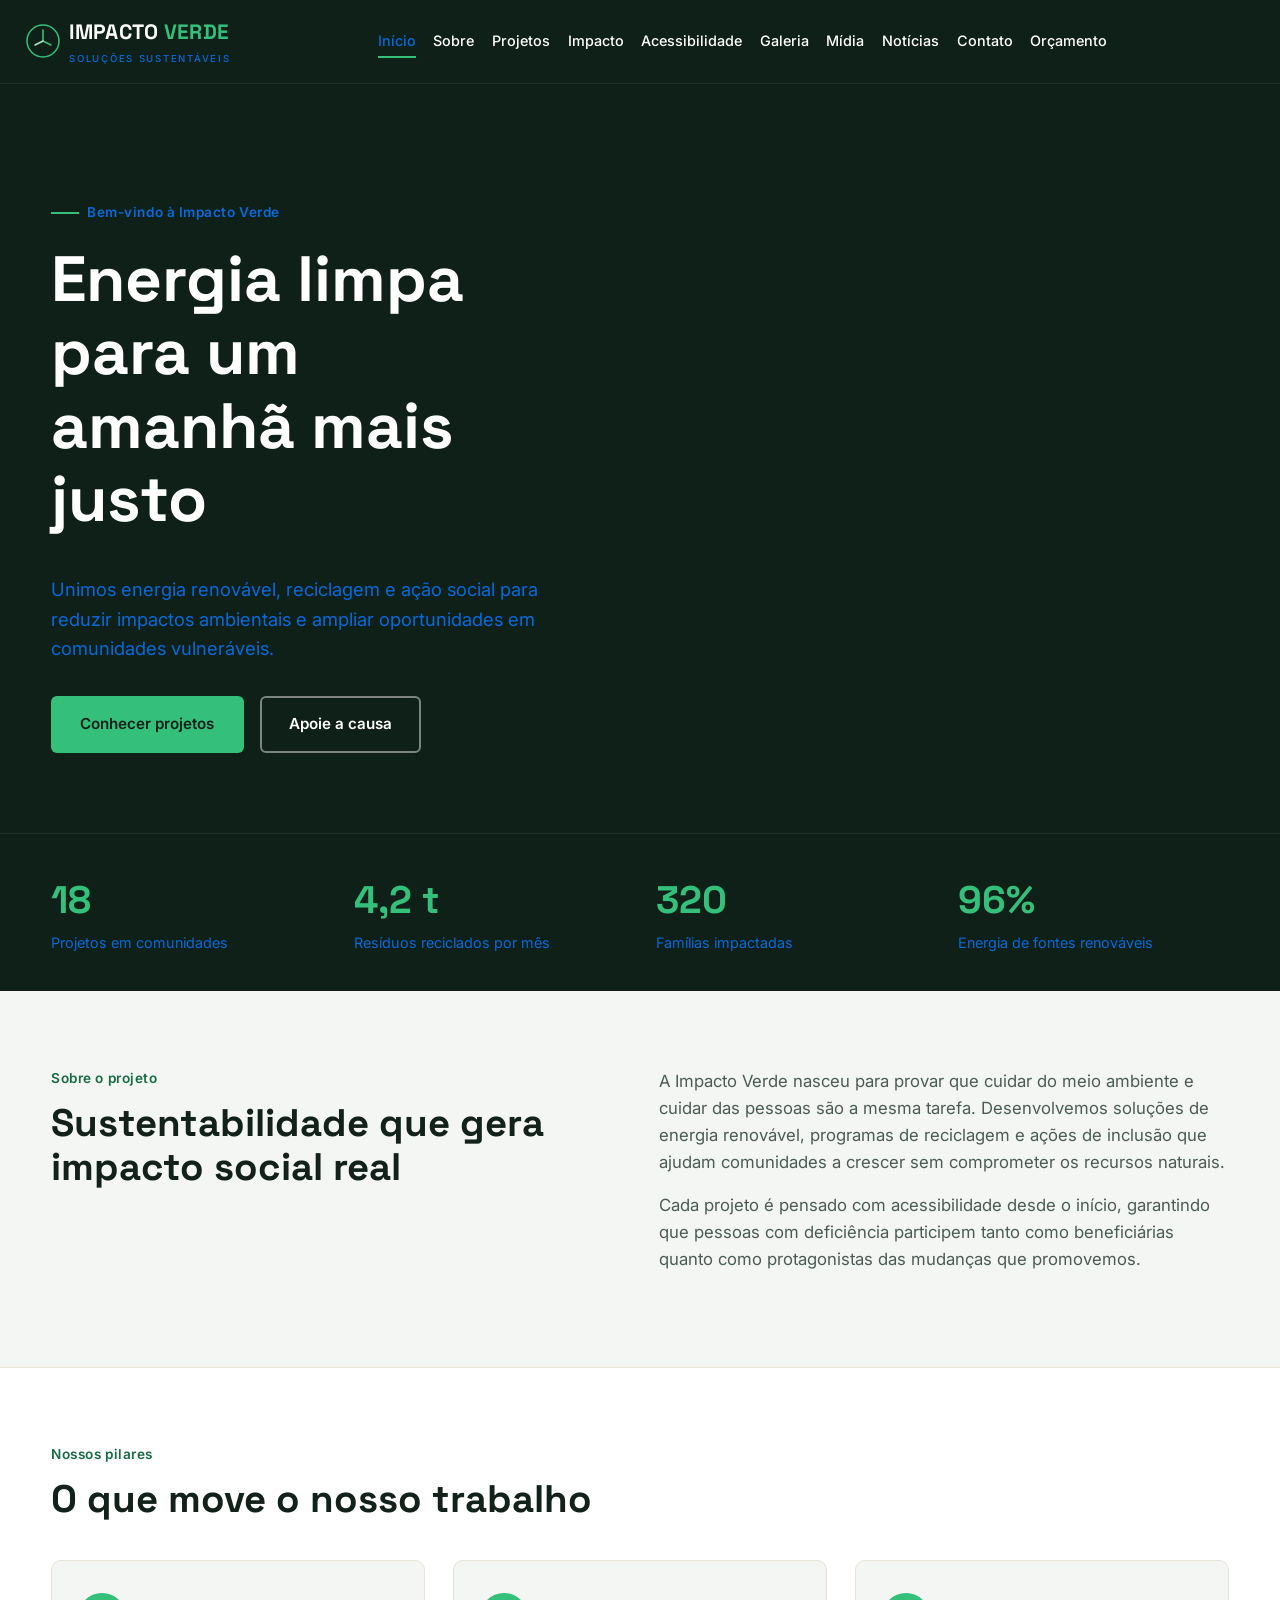
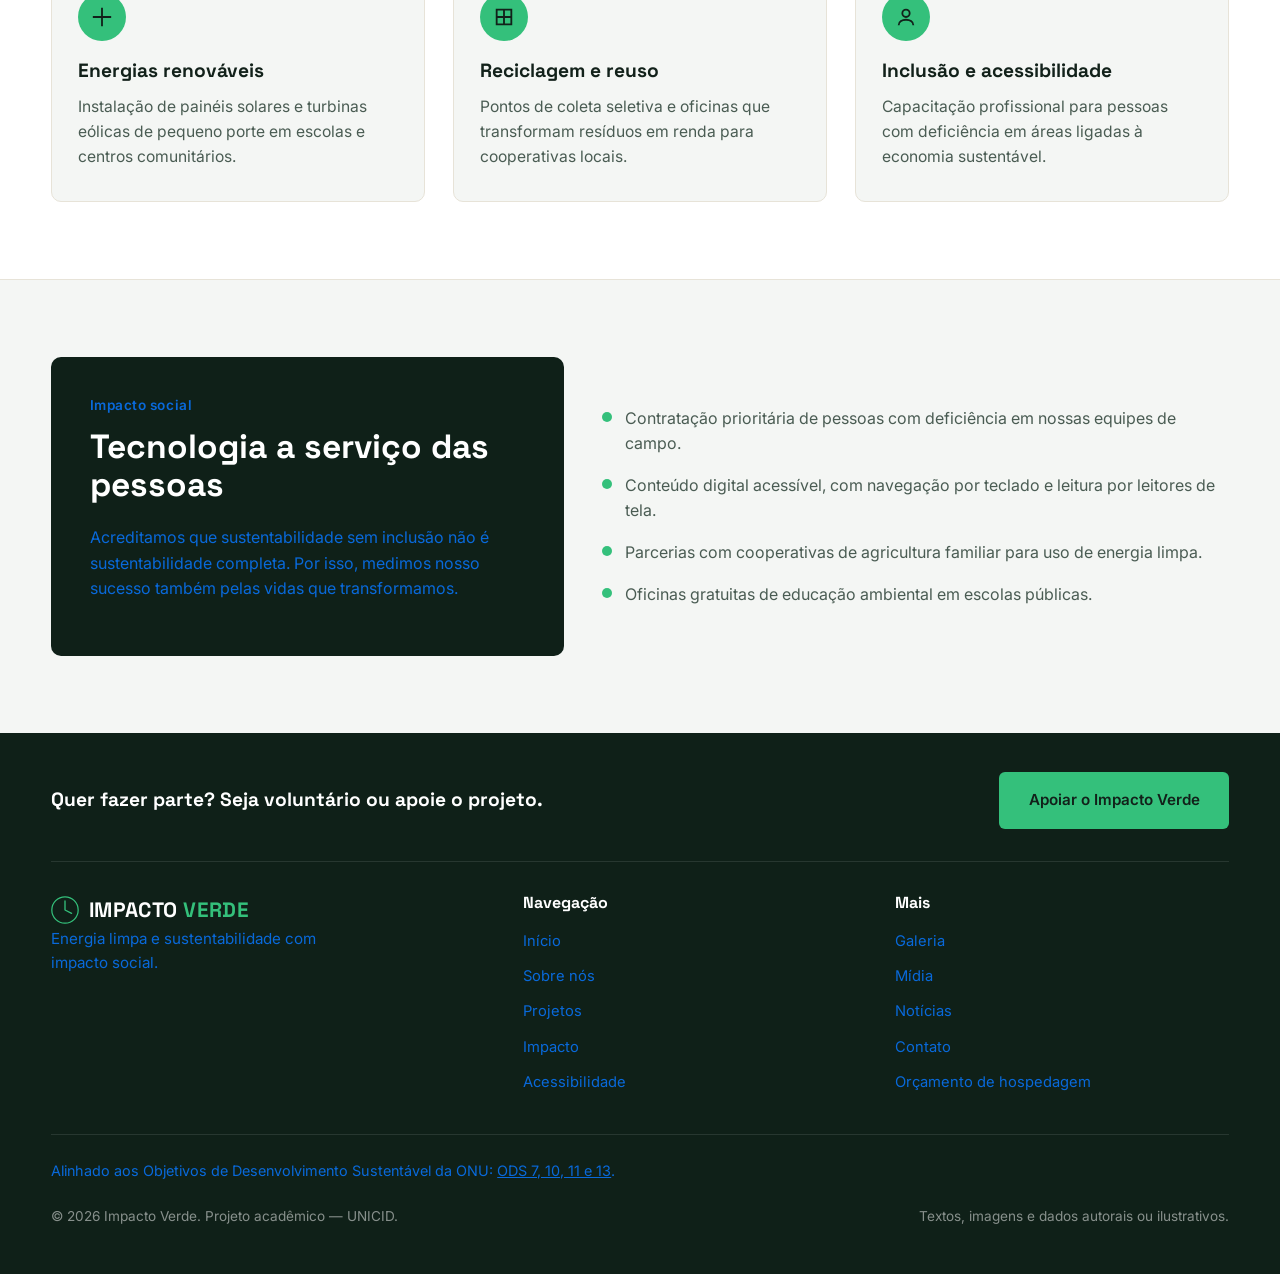
<file: index.html>
<!DOCTYPE html>
<html lang="pt-BR">
<head>
  <meta charset="UTF-8" />
  <meta name="viewport" content="width=device-width, initial-scale=1.0" />
  <title>Impacto Verde | Energia renovável e impacto social</title>
  <meta name="description" content="Impacto Verde desenvolve projetos de energia renovável, reciclagem e inclusão social para construir comunidades mais sustentáveis." />
  <link rel="preconnect" href="https://fonts.googleapis.com" />
  <link rel="preconnect" href="https://fonts.gstatic.com" crossorigin />
  <link href="https://fonts.googleapis.com/css2?family=Inter:wght@400;500;600&family=Space+Grotesk:wght@500;700&display=swap" rel="stylesheet" />
  <link rel="stylesheet" href="css/style.css" />
</head>
<body>

  <a class="skip-link" href="#conteudo">Pular para o conteúdo principal</a>

  <!-- ===================== CABEÇALHO ===================== -->
  <header class="site-header">
    <div class="container">
      <a href="index.html" class="logo" aria-label="Impacto Verde, página inicial">
        <svg width="34" height="34" viewBox="0 0 34 34" fill="none" xmlns="http://www.w3.org/2000/svg" aria-hidden="true">
          <circle cx="17" cy="17" r="16" stroke="#34c07b" stroke-width="1.5"/>
          <path d="M17 6 L17 17 L25 21" stroke="#34c07b" stroke-width="1.6" stroke-linecap="round" stroke-linejoin="round"/>
          <path d="M17 17 L9 21" stroke="#a9e6c4" stroke-width="1.6" stroke-linecap="round"/>
        </svg>
        <span>
          <span class="logo-text">IMPACTO <span>VERDE</span></span>
          <span class="logo-sub">SOLUÇÕES SUSTENTÁVEIS</span>
        </span>
      </a>

      <button class="nav-toggle" type="button" aria-expanded="false" aria-controls="menu-principal" id="navToggle">
        Menu
      </button>

      <nav class="main-nav" id="menu-principal" aria-label="Menu principal">
        <ul>
          <li><a href="index.html" aria-current="page">Início</a></li>
          <li><a href="sobre.html">Sobre</a></li>
          <li><a href="projetos.html">Projetos</a></li>
          <li><a href="impacto.html">Impacto</a></li>
          <li><a href="acessibilidade.html">Acessibilidade</a></li>
          <li><a href="galeria.html">Galeria</a></li>
          <li><a href="midia.html">Mídia</a></li>
          <li><a href="noticias.html">Notícias</a></li>
          <li><a href="contato.html">Contato</a></li>
          <li><a href="orcamento_hospedagem.html">Orçamento</a></li>
        </ul>
      </nav>

      <div class="header-actions">
        <ul class="social-list" aria-label="Redes sociais da Impacto Verde">
          <li><a href="#" aria-label="Impacto Verde no Facebook">
            <svg width="16" height="16" viewBox="0 0 24 24" fill="currentColor" aria-hidden="true"><path d="M13.5 21v-7.9h2.65l.4-3.08h-3.05V8.05c0-.89.25-1.5 1.52-1.5h1.63V3.8c-.28-.04-1.25-.12-2.37-.12-2.35 0-3.95 1.43-3.95 4.06v2.26H7.68v3.08h2.65V21h3.17Z"/></svg>
          </a></li>
          <li><a href="#" aria-label="Impacto Verde no YouTube">
            <svg width="16" height="16" viewBox="0 0 24 24" fill="currentColor" aria-hidden="true"><path d="M21.6 7.2s-.21-1.5-.86-2.16c-.82-.87-1.74-.87-2.16-.92C15.6 4 12 4 12 4h-.01s-3.6 0-6.58.12c-.42.05-1.34.05-2.16.92C2.6 5.7 2.4 7.2 2.4 7.2S2.18 9 2.18 10.7v1.6c0 1.7.22 3.5.22 3.5s.2 1.5.85 2.16c.82.87 1.9.84 2.38.94 1.73.17 7.37.22 7.37.22s3.6-.01 6.59-.13c.42-.05 1.34-.05 2.16-.92.65-.66.86-2.16.86-2.16s.22-1.8.22-3.5v-1.6c0-1.7-.22-3.5-.22-3.5ZM9.98 14.6V8.9l5.4 2.86-5.4 2.85Z"/></svg>
          </a></li>
          <li><a href="#" aria-label="Impacto Verde no Twitter">
            <svg width="16" height="16" viewBox="0 0 24 24" fill="currentColor" aria-hidden="true"><path d="M22 5.9c-.66.3-1.36.5-2.1.6.76-.46 1.34-1.18 1.62-2.04-.71.42-1.5.73-2.34.9A3.65 3.65 0 0 0 12.9 8.7c0 .3.03.58.1.85-3.04-.15-5.74-1.6-7.55-3.82-.31.55-.5 1.18-.5 1.85 0 1.28.65 2.4 1.64 3.06-.6-.02-1.17-.19-1.66-.46v.05c0 1.78 1.27 3.27 2.95 3.6-.31.09-.64.13-.97.13-.24 0-.47-.02-.7-.07.47 1.47 1.83 2.53 3.44 2.56A7.34 7.34 0 0 1 2 18.4a10.36 10.36 0 0 0 5.6 1.64c6.72 0 10.4-5.57 10.4-10.4l-.01-.47c.72-.51 1.34-1.16 1.83-1.9Z"/></svg>
          </a></li>
        </ul>
      </div>
    </div>
  </header>

  <main id="conteudo">

    <!-- ===================== HERO ===================== -->
    <section class="hero" aria-label="Apresentação">

      <div class="container">
        <div class="hero-content">
          <span class="eyebrow">Bem-vindo à Impacto Verde</span>
          <h1>Energia limpa para um amanhã mais justo</h1>
          <p class="hero-lede">
            Unimos energia renovável, reciclagem e ação social para reduzir impactos
            ambientais e ampliar oportunidades em comunidades vulneráveis.
          </p>
          <div class="hero-actions">
            <a class="btn btn-primary" href="projetos.html">Conhecer projetos</a>
            <a class="btn btn-outline" href="contato.html#apoie">Apoie a causa</a>
          </div>
        </div>
      </div>
    </section>

    <!-- ===================== ESTATÍSTICAS ===================== -->
    <section class="stats" aria-label="Números de impacto">
      <div class="container">
        <div class="stat-item">
          <span class="stat-number">18</span>
          <span class="stat-label">Projetos em comunidades</span>
        </div>
        <div class="stat-item">
          <span class="stat-number">4,2 t</span>
          <span class="stat-label">Resíduos reciclados por mês</span>
        </div>
        <div class="stat-item">
          <span class="stat-number">320</span>
          <span class="stat-label">Famílias impactadas</span>
        </div>
        <div class="stat-item">
          <span class="stat-number">96%</span>
          <span class="stat-label">Energia de fontes renováveis</span>
        </div>
      </div>
    </section>

    <!-- ===================== RESUMO DO TEMA ===================== -->
    <section class="about" aria-labelledby="sobre-titulo">
      <div class="container">
        <div class="about-intro">
          <span class="section-label">Sobre o projeto</span>
          <h2 id="sobre-titulo">Sustentabilidade que gera impacto social real</h2>
        </div>
        <div class="about-body">
          <p>
            A Impacto Verde nasceu para provar que cuidar do meio ambiente e cuidar das
            pessoas são a mesma tarefa. Desenvolvemos soluções de energia renovável,
            programas de reciclagem e ações de inclusão que ajudam comunidades a
            crescer sem comprometer os recursos naturais.
          </p>
          <p>
            Cada projeto é pensado com acessibilidade desde o início, garantindo que
            pessoas com deficiência participem tanto como beneficiárias quanto como
            protagonistas das mudanças que promovemos.
          </p>
        </div>
      </div>
    </section>

    <!-- ===================== PILARES ===================== -->
    <section class="pillars" aria-labelledby="pilares-titulo">
      <div class="container">
        <div class="pillars-head">
          <span class="section-label">Nossos pilares</span>
          <h2 id="pilares-titulo">O que move o nosso trabalho</h2>
        </div>

        <div class="pillars-grid">
          <article class="pillar-card">
            <div class="pillar-icon" aria-hidden="true">
              <svg width="22" height="22" viewBox="0 0 24 24" fill="none" stroke="currentColor" stroke-width="2"><path d="M12 2v20M2 12h20"/></svg>
            </div>
            <h3>Energias renováveis</h3>
            <p>Instalação de painéis solares e turbinas eólicas de pequeno porte em escolas e centros comunitários.</p>
          </article>

          <article class="pillar-card">
            <div class="pillar-icon" aria-hidden="true">
              <svg width="22" height="22" viewBox="0 0 24 24" fill="none" stroke="currentColor" stroke-width="2"><path d="M4 4h16v16H4zM4 12h16M12 4v16"/></svg>
            </div>
            <h3>Reciclagem e reuso</h3>
            <p>Pontos de coleta seletiva e oficinas que transformam resíduos em renda para cooperativas locais.</p>
          </article>

          <article class="pillar-card">
            <div class="pillar-icon" aria-hidden="true">
              <svg width="22" height="22" viewBox="0 0 24 24" fill="none" stroke="currentColor" stroke-width="2"><circle cx="12" cy="8" r="4"/><path d="M4 21c0-4 4-6 8-6s8 2 8 6"/></svg>
            </div>
            <h3>Inclusão e acessibilidade</h3>
            <p>Capacitação profissional para pessoas com deficiência em áreas ligadas à economia sustentável.</p>
          </article>
        </div>
      </div>
    </section>

    <!-- ===================== IMPACTO SOCIAL ===================== -->
    <section class="impact" aria-labelledby="impacto-titulo">
      <div class="container">
        <div class="impact-panel">
          <span class="section-label" style="color: var(--green-light);">Impacto social</span>
          <h2 id="impacto-titulo">Tecnologia a serviço das pessoas</h2>
          <p>
            Acreditamos que sustentabilidade sem inclusão não é sustentabilidade completa.
            Por isso, medimos nosso sucesso também pelas vidas que transformamos.
          </p>
        </div>

        <ul class="impact-list">
          <li>Contratação prioritária de pessoas com deficiência em nossas equipes de campo.</li>
          <li>Conteúdo digital acessível, com navegação por teclado e leitura por leitores de tela.</li>
          <li>Parcerias com cooperativas de agricultura familiar para uso de energia limpa.</li>
          <li>Oficinas gratuitas de educação ambiental em escolas públicas.</li>
        </ul>
      </div>
    </section>

  </main>

  <!-- ===================== RODAPÉ ===================== -->
  <footer class="site-footer">
    <div class="container">
      <div class="footer-cta">
        <p>Quer fazer parte? Seja voluntário ou apoie o projeto.</p>
        <a class="btn btn-primary" href="contato.html#apoie">Apoiar o Impacto Verde</a>
      </div>
      <div class="footer-grid">
        <div class="footer-brand">
          <a href="index.html" class="logo" aria-label="Impacto Verde, página inicial">
            <svg width="28" height="28" viewBox="0 0 34 34" fill="none" aria-hidden="true"><circle cx="17" cy="17" r="16" stroke="#34c07b" stroke-width="1.5"/><path d="M17 6 L17 17 L25 21" stroke="#34c07b" stroke-width="1.6" stroke-linecap="round" stroke-linejoin="round"/></svg>
            <span class="logo-text" style="color:#fff;">IMPACTO <span>VERDE</span></span>
          </a>
          <p>Energia limpa e sustentabilidade com impacto social.</p>
        </div>
        <nav class="footer-col" aria-label="Páginas principais">
          <h3>Navegação</h3>
          <ul>
            <li><a href="index.html">Início</a></li>
            <li><a href="sobre.html">Sobre nós</a></li>
            <li><a href="projetos.html">Projetos</a></li>
            <li><a href="impacto.html">Impacto</a></li>
            <li><a href="acessibilidade.html">Acessibilidade</a></li>
          </ul>
        </nav>
        <nav class="footer-col" aria-label="Mais páginas">
          <h3>Mais</h3>
          <ul>
            <li><a href="galeria.html">Galeria</a></li>
            <li><a href="midia.html">Mídia</a></li>
            <li><a href="noticias.html">Notícias</a></li>
            <li><a href="contato.html">Contato</a></li>
            <li><a href="orcamento_hospedagem.html">Orçamento de hospedagem</a></li>
          </ul>
        </nav>
      </div>
      <p class="footer-ods">Alinhado aos Objetivos de Desenvolvimento Sustentável da ONU: <a href="sobre.html#ods">ODS 7, 10, 11 e 13</a>.</p>
      <div class="footer-bottom">
        <p>© 2026 Impacto Verde. Projeto acadêmico — UNICID.</p>
        <p>Textos, imagens e dados autorais ou ilustrativos.</p>
      </div>
    </div>
  </footer>

  <script src="js/main.js"></script>
</body>
</html>
</file>
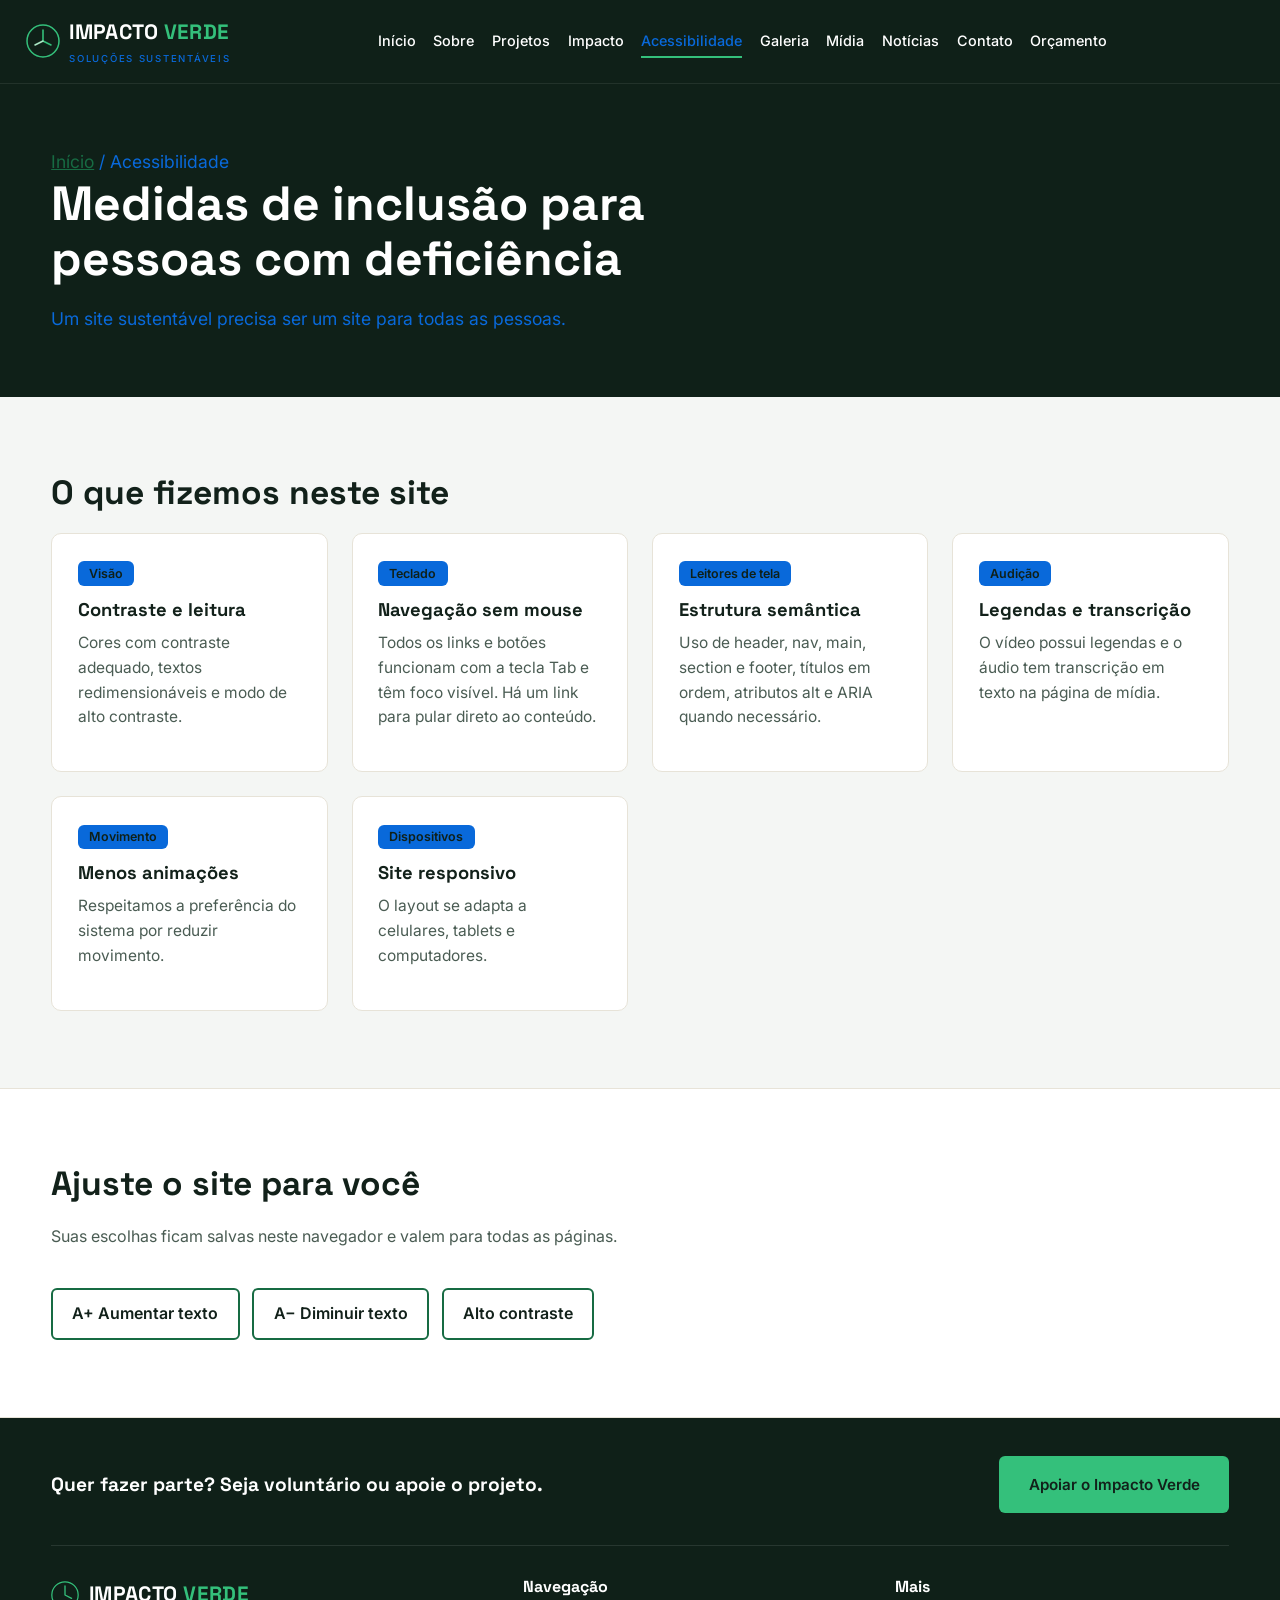
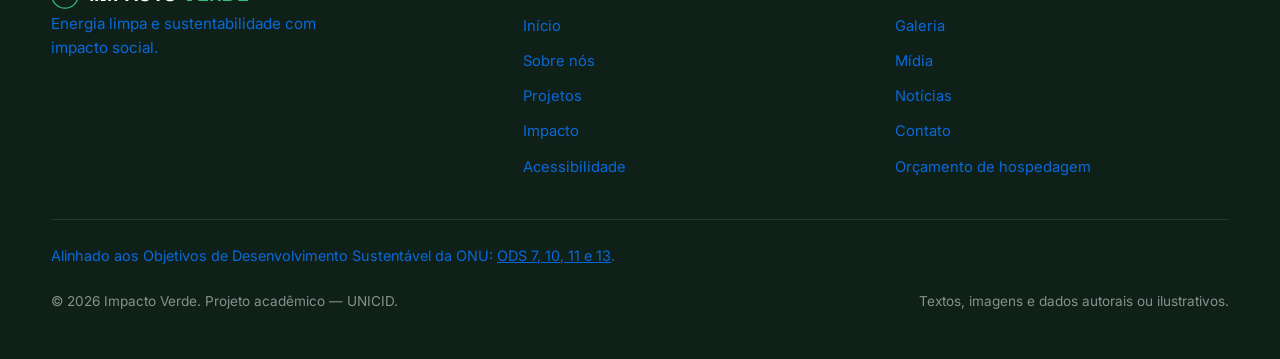
<file: acessibilidade.html>
<!DOCTYPE html>
<html lang="pt-BR">
<head>
  <meta charset="UTF-8" />
  <meta name="viewport" content="width=device-width, initial-scale=1.0" />
  <title>Acessibilidade | Impacto Verde</title>
  <meta name="description" content="Um site sustentável precisa ser um site para todas as pessoas." />
  <link rel="preconnect" href="https://fonts.googleapis.com" />
  <link rel="preconnect" href="https://fonts.gstatic.com" crossorigin />
  <link href="https://fonts.googleapis.com/css2?family=Inter:wght@400;500;600&family=Space+Grotesk:wght@500;700&display=swap" rel="stylesheet" />
  <link rel="stylesheet" href="css/style.css" />
</head>
<body>
  <a class="skip-link" href="#conteudo">Pular para o conteúdo principal</a>

  <header class="site-header">
    <div class="container">
      <a href="index.html" class="logo" aria-label="Impacto Verde, página inicial">
        <svg width="34" height="34" viewBox="0 0 34 34" fill="none" xmlns="http://www.w3.org/2000/svg" aria-hidden="true">
          <circle cx="17" cy="17" r="16" stroke="#34c07b" stroke-width="1.5"/>
          <path d="M17 6 L17 17 L25 21" stroke="#34c07b" stroke-width="1.6" stroke-linecap="round" stroke-linejoin="round"/>
          <path d="M17 17 L9 21" stroke="#a9e6c4" stroke-width="1.6" stroke-linecap="round"/>
        </svg>
        <span>
          <span class="logo-text">IMPACTO <span>VERDE</span></span>
          <span class="logo-sub">SOLUÇÕES SUSTENTÁVEIS</span>
        </span>
      </a>

      <button class="nav-toggle" type="button" aria-expanded="false" aria-controls="menu-principal" id="navToggle">
        Menu
      </button>

      <nav class="main-nav" id="menu-principal" aria-label="Menu principal">
        <ul>
          <li><a href="index.html">Início</a></li>
          <li><a href="sobre.html">Sobre</a></li>
          <li><a href="projetos.html">Projetos</a></li>
          <li><a href="impacto.html">Impacto</a></li>
          <li><a href="acessibilidade.html" aria-current="page">Acessibilidade</a></li>
          <li><a href="galeria.html">Galeria</a></li>
          <li><a href="midia.html">Mídia</a></li>
          <li><a href="noticias.html">Notícias</a></li>
          <li><a href="contato.html">Contato</a></li>
          <li><a href="orcamento_hospedagem.html">Orçamento</a></li>
        </ul>
      </nav>

      <div class="header-actions">
        <ul class="social-list" aria-label="Redes sociais da Impacto Verde">
          <li><a href="#" aria-label="Impacto Verde no Facebook">
            <svg width="16" height="16" viewBox="0 0 24 24" fill="currentColor" aria-hidden="true"><path d="M13.5 21v-7.9h2.65l.4-3.08h-3.05V8.05c0-.89.25-1.5 1.52-1.5h1.63V3.8c-.28-.04-1.25-.12-2.37-.12-2.35 0-3.95 1.43-3.95 4.06v2.26H7.68v3.08h2.65V21h3.17Z"/></svg>
          </a></li>
          <li><a href="#" aria-label="Impacto Verde no YouTube">
            <svg width="16" height="16" viewBox="0 0 24 24" fill="currentColor" aria-hidden="true"><path d="M21.6 7.2s-.21-1.5-.86-2.16c-.82-.87-1.74-.87-2.16-.92C15.6 4 12 4 12 4h-.01s-3.6 0-6.58.12c-.42.05-1.34.05-2.16.92C2.6 5.7 2.4 7.2 2.4 7.2S2.18 9 2.18 10.7v1.6c0 1.7.22 3.5.22 3.5s.2 1.5.85 2.16c.82.87 1.9.84 2.38.94 1.73.17 7.37.22 7.37.22s3.6-.01 6.59-.13c.42-.05 1.34-.05 2.16-.92.65-.66.86-2.16.86-2.16s.22-1.8.22-3.5v-1.6c0-1.7-.22-3.5-.22-3.5ZM9.98 14.6V8.9l5.4 2.86-5.4 2.85Z"/></svg>
          </a></li>
          <li><a href="#" aria-label="Impacto Verde no Twitter">
            <svg width="16" height="16" viewBox="0 0 24 24" fill="currentColor" aria-hidden="true"><path d="M22 5.9c-.66.3-1.36.5-2.1.6.76-.46 1.34-1.18 1.62-2.04-.71.42-1.5.73-2.34.9A3.65 3.65 0 0 0 12.9 8.7c0 .3.03.58.1.85-3.04-.15-5.74-1.6-7.55-3.82-.31.55-.5 1.18-.5 1.85 0 1.28.65 2.4 1.64 3.06-.6-.02-1.17-.19-1.66-.46v.05c0 1.78 1.27 3.27 2.95 3.6-.31.09-.64.13-.97.13-.24 0-.47-.02-.7-.07.47 1.47 1.83 2.53 3.44 2.56A7.34 7.34 0 0 1 2 18.4a10.36 10.36 0 0 0 5.6 1.64c6.72 0 10.4-5.57 10.4-10.4l-.01-.47c.72-.51 1.34-1.16 1.83-1.9Z"/></svg>
          </a></li>
        </ul>
      </div>
    </div>
  </header>

  <main id="conteudo">
    <section class="page-hero" aria-labelledby="titulo-pagina">
      <div class="container">
        <p class="breadcrumb"><a href="index.html">Início</a> / Acessibilidade</p>
        <h1 id="titulo-pagina">Medidas de inclusão para pessoas com deficiência</h1>
        <p>Um site sustentável precisa ser um site para todas as pessoas.</p>
      </div>
    </section>
    <section class="section" aria-labelledby="s6">
      <div class="container">
        <h2 id="s6">O que fizemos neste site</h2>
        
        <div class="grid"><article class="card"><span class="tag">Visão</span><h3>Contraste e leitura</h3><p>Cores com contraste adequado, textos redimensionáveis e modo de alto contraste.</p></article><article class="card"><span class="tag">Teclado</span><h3>Navegação sem mouse</h3><p>Todos os links e botões funcionam com a tecla Tab e têm foco visível. Há um link para pular direto ao conteúdo.</p></article><article class="card"><span class="tag">Leitores de tela</span><h3>Estrutura semântica</h3><p>Uso de header, nav, main, section e footer, títulos em ordem, atributos alt e ARIA quando necessário.</p></article><article class="card"><span class="tag">Audição</span><h3>Legendas e transcrição</h3><p>O vídeo possui legendas e o áudio tem transcrição em texto na página de mídia.</p></article><article class="card"><span class="tag">Movimento</span><h3>Menos animações</h3><p>Respeitamos a preferência do sistema por reduzir movimento.</p></article><article class="card"><span class="tag">Dispositivos</span><h3>Site responsivo</h3><p>O layout se adapta a celulares, tablets e computadores.</p></article></div>
      </div>
    </section>
    <section class="section alt" aria-labelledby="s7">
      <div class="container">
        <h2 id="s7">Ajuste o site para você</h2>
        <p class="section-intro">Suas escolhas ficam salvas neste navegador e valem para todas as páginas.</p>
        <div class="a11y-tools" role="group" aria-label="Ferramentas de acessibilidade"><button type="button" id="fonte-mais">A+ Aumentar texto</button><button type="button" id="fonte-menos">A− Diminuir texto</button><button type="button" id="alto-contraste" aria-pressed="false">Alto contraste</button></div>
      </div>
    </section>

  </main>

  <footer class="site-footer">
    <div class="container">
      <div class="footer-cta">
        <p>Quer fazer parte? Seja voluntário ou apoie o projeto.</p>
        <a class="btn btn-primary" href="contato.html#apoie">Apoiar o Impacto Verde</a>
      </div>
      <div class="footer-grid">
        <div class="footer-brand">
          <a href="index.html" class="logo" aria-label="Impacto Verde, página inicial">
            <svg width="28" height="28" viewBox="0 0 34 34" fill="none" aria-hidden="true"><circle cx="17" cy="17" r="16" stroke="#34c07b" stroke-width="1.5"/><path d="M17 6 L17 17 L25 21" stroke="#34c07b" stroke-width="1.6" stroke-linecap="round" stroke-linejoin="round"/></svg>
            <span class="logo-text" style="color:#fff;">IMPACTO <span>VERDE</span></span>
          </a>
          <p>Energia limpa e sustentabilidade com impacto social.</p>
        </div>
        <nav class="footer-col" aria-label="Páginas principais">
          <h3>Navegação</h3>
          <ul>
            <li><a href="index.html">Início</a></li>
            <li><a href="sobre.html">Sobre nós</a></li>
            <li><a href="projetos.html">Projetos</a></li>
            <li><a href="impacto.html">Impacto</a></li>
            <li><a href="acessibilidade.html">Acessibilidade</a></li>
          </ul>
        </nav>
        <nav class="footer-col" aria-label="Mais páginas">
          <h3>Mais</h3>
          <ul>
            <li><a href="galeria.html">Galeria</a></li>
            <li><a href="midia.html">Mídia</a></li>
            <li><a href="noticias.html">Notícias</a></li>
            <li><a href="contato.html">Contato</a></li>
            <li><a href="orcamento_hospedagem.html">Orçamento de hospedagem</a></li>
          </ul>
        </nav>
      </div>
      <p class="footer-ods">Alinhado aos Objetivos de Desenvolvimento Sustentável da ONU: <a href="sobre.html#ods">ODS 7, 10, 11 e 13</a>.</p>
      <div class="footer-bottom">
        <p>© 2026 Impacto Verde. Projeto acadêmico — UNICID.</p>
        <p>Textos, imagens e dados autorais ou ilustrativos.</p>
      </div>
    </div>
  </footer>

  <script src="js/main.js"></script>
</body>
</html>
</file>
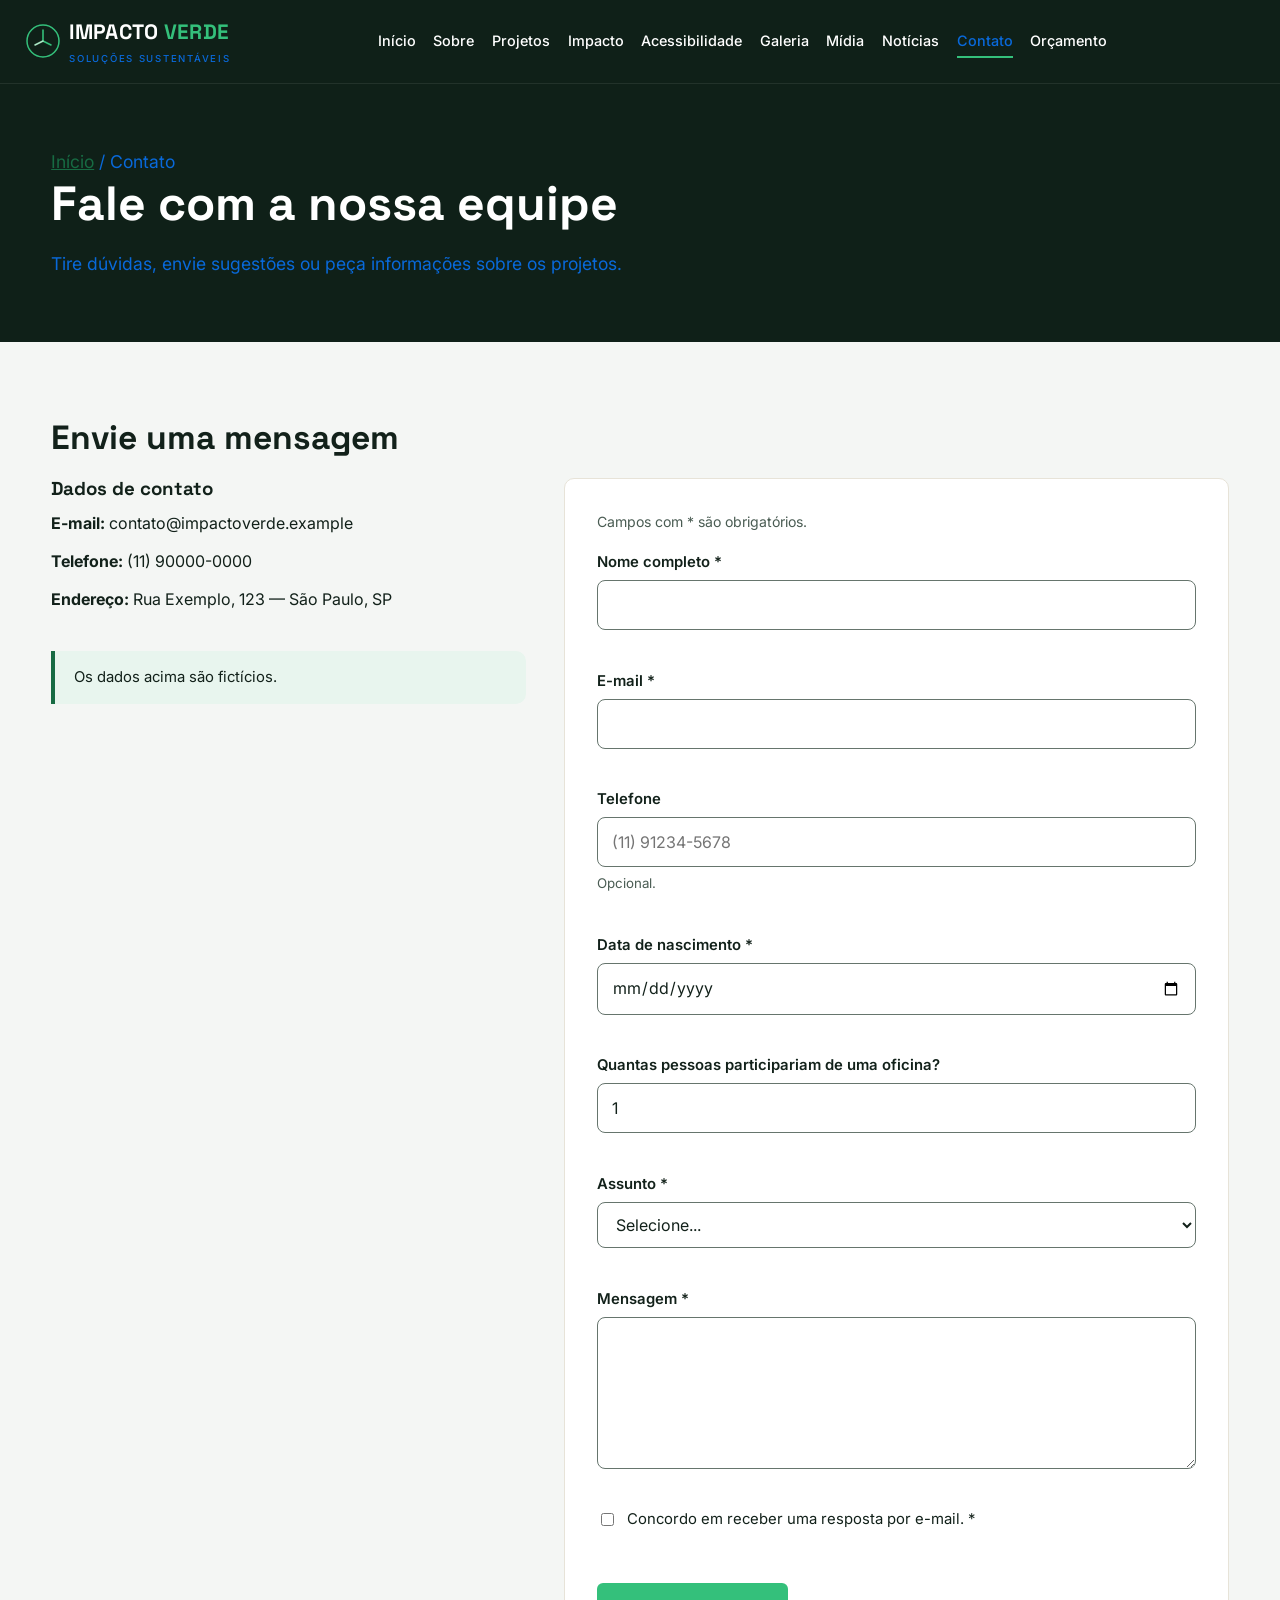
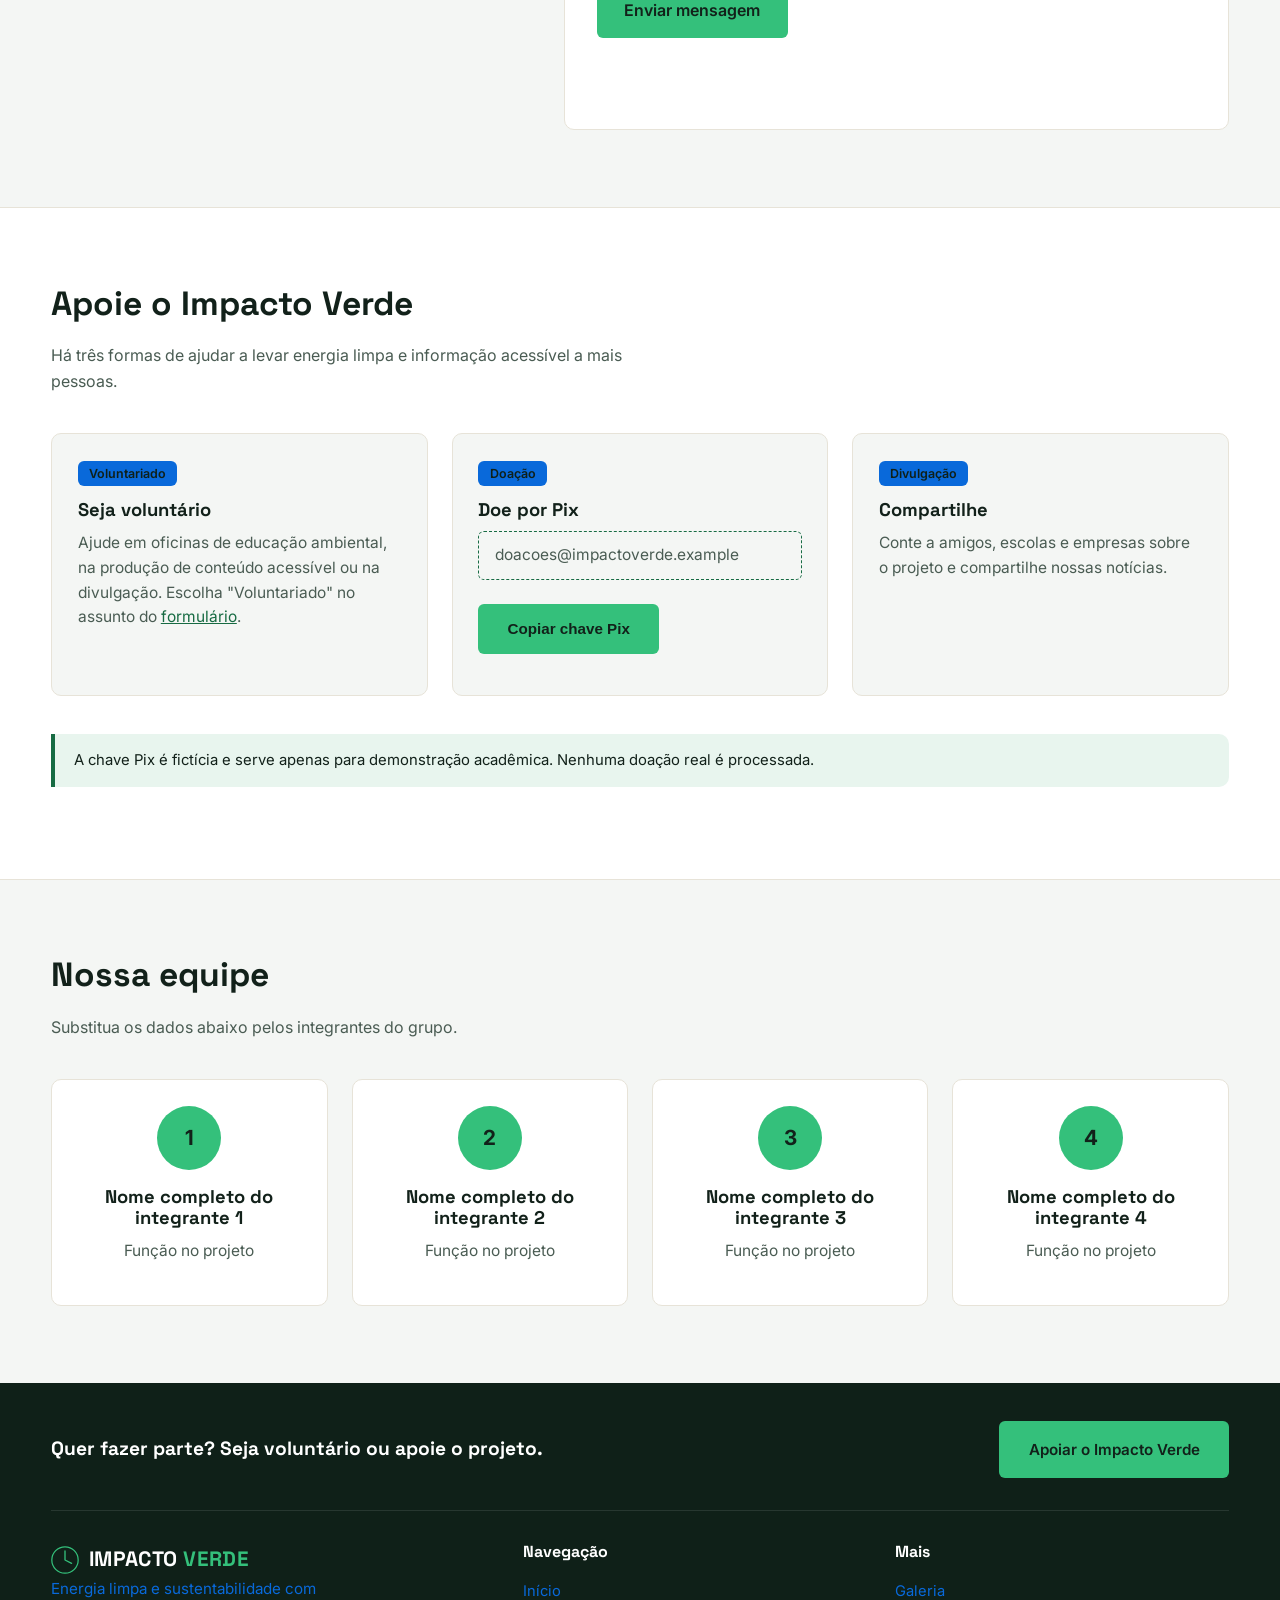
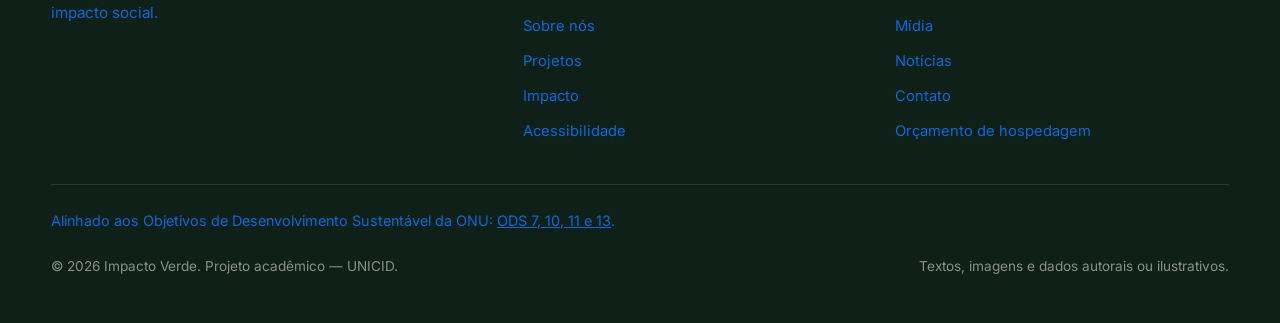
<file: contato.html>
<!DOCTYPE html>
<html lang="pt-BR">
<head>
  <meta charset="UTF-8" />
  <meta name="viewport" content="width=device-width, initial-scale=1.0" />
  <title>Contato | Impacto Verde</title>
  <meta name="description" content="Tire dúvidas, envie sugestões ou peça informações sobre os projetos." />
  <link rel="preconnect" href="https://fonts.googleapis.com" />
  <link rel="preconnect" href="https://fonts.gstatic.com" crossorigin />
  <link href="https://fonts.googleapis.com/css2?family=Inter:wght@400;500;600&family=Space+Grotesk:wght@500;700&display=swap" rel="stylesheet" />
  <link rel="stylesheet" href="css/style.css" />
</head>
<body>
  <a class="skip-link" href="#conteudo">Pular para o conteúdo principal</a>

  <header class="site-header">
    <div class="container">
      <a href="index.html" class="logo" aria-label="Impacto Verde, página inicial">
        <svg width="34" height="34" viewBox="0 0 34 34" fill="none" xmlns="http://www.w3.org/2000/svg" aria-hidden="true">
          <circle cx="17" cy="17" r="16" stroke="#34c07b" stroke-width="1.5"/>
          <path d="M17 6 L17 17 L25 21" stroke="#34c07b" stroke-width="1.6" stroke-linecap="round" stroke-linejoin="round"/>
          <path d="M17 17 L9 21" stroke="#a9e6c4" stroke-width="1.6" stroke-linecap="round"/>
        </svg>
        <span>
          <span class="logo-text">IMPACTO <span>VERDE</span></span>
          <span class="logo-sub">SOLUÇÕES SUSTENTÁVEIS</span>
        </span>
      </a>

      <button class="nav-toggle" type="button" aria-expanded="false" aria-controls="menu-principal" id="navToggle">
        Menu
      </button>

      <nav class="main-nav" id="menu-principal" aria-label="Menu principal">
        <ul>
          <li><a href="index.html">Início</a></li>
          <li><a href="sobre.html">Sobre</a></li>
          <li><a href="projetos.html">Projetos</a></li>
          <li><a href="impacto.html">Impacto</a></li>
          <li><a href="acessibilidade.html">Acessibilidade</a></li>
          <li><a href="galeria.html">Galeria</a></li>
          <li><a href="midia.html">Mídia</a></li>
          <li><a href="noticias.html">Notícias</a></li>
          <li><a href="contato.html" aria-current="page">Contato</a></li>
          <li><a href="orcamento_hospedagem.html">Orçamento</a></li>
        </ul>
      </nav>

      <div class="header-actions">
        <ul class="social-list" aria-label="Redes sociais da Impacto Verde">
          <li><a href="#" aria-label="Impacto Verde no Facebook">
            <svg width="16" height="16" viewBox="0 0 24 24" fill="currentColor" aria-hidden="true"><path d="M13.5 21v-7.9h2.65l.4-3.08h-3.05V8.05c0-.89.25-1.5 1.52-1.5h1.63V3.8c-.28-.04-1.25-.12-2.37-.12-2.35 0-3.95 1.43-3.95 4.06v2.26H7.68v3.08h2.65V21h3.17Z"/></svg>
          </a></li>
          <li><a href="#" aria-label="Impacto Verde no YouTube">
            <svg width="16" height="16" viewBox="0 0 24 24" fill="currentColor" aria-hidden="true"><path d="M21.6 7.2s-.21-1.5-.86-2.16c-.82-.87-1.74-.87-2.16-.92C15.6 4 12 4 12 4h-.01s-3.6 0-6.58.12c-.42.05-1.34.05-2.16.92C2.6 5.7 2.4 7.2 2.4 7.2S2.18 9 2.18 10.7v1.6c0 1.7.22 3.5.22 3.5s.2 1.5.85 2.16c.82.87 1.9.84 2.38.94 1.73.17 7.37.22 7.37.22s3.6-.01 6.59-.13c.42-.05 1.34-.05 2.16-.92.65-.66.86-2.16.86-2.16s.22-1.8.22-3.5v-1.6c0-1.7-.22-3.5-.22-3.5ZM9.98 14.6V8.9l5.4 2.86-5.4 2.85Z"/></svg>
          </a></li>
          <li><a href="#" aria-label="Impacto Verde no Twitter">
            <svg width="16" height="16" viewBox="0 0 24 24" fill="currentColor" aria-hidden="true"><path d="M22 5.9c-.66.3-1.36.5-2.1.6.76-.46 1.34-1.18 1.62-2.04-.71.42-1.5.73-2.34.9A3.65 3.65 0 0 0 12.9 8.7c0 .3.03.58.1.85-3.04-.15-5.74-1.6-7.55-3.82-.31.55-.5 1.18-.5 1.85 0 1.28.65 2.4 1.64 3.06-.6-.02-1.17-.19-1.66-.46v.05c0 1.78 1.27 3.27 2.95 3.6-.31.09-.64.13-.97.13-.24 0-.47-.02-.7-.07.47 1.47 1.83 2.53 3.44 2.56A7.34 7.34 0 0 1 2 18.4a10.36 10.36 0 0 0 5.6 1.64c6.72 0 10.4-5.57 10.4-10.4l-.01-.47c.72-.51 1.34-1.16 1.83-1.9Z"/></svg>
          </a></li>
        </ul>
      </div>
    </div>
  </header>

  <main id="conteudo">
    <section class="page-hero" aria-labelledby="titulo-pagina">
      <div class="container">
        <p class="breadcrumb"><a href="index.html">Início</a> / Contato</p>
        <h1 id="titulo-pagina">Fale com a nossa equipe</h1>
        <p>Tire dúvidas, envie sugestões ou peça informações sobre os projetos.</p>
      </div>
    </section>
    <section class="section" aria-labelledby="s11">
      <div class="container">
        <h2 id="s11">Envie uma mensagem</h2>
        
        <div class="contact-layout">
          <div>
            <h3>Dados de contato</h3>
            <ul class="contact-list">
              <li><strong>E-mail:</strong> contato@impactoverde.example</li>
              <li><strong>Telefone:</strong> (11) 90000-0000</li>
              <li><strong>Endereço:</strong> Rua Exemplo, 123 — São Paulo, SP</li>
            </ul>
            <p class="note">Os dados acima são fictícios.</p>
          </div>
          <form class="form" id="form-contato" action="#" method="post" novalidate>
            <p class="form-ajuda">Campos com * são obrigatórios.</p>
            <div class="field"><label for="nome">Nome completo *</label>
              <input type="text" id="nome" name="nome" required minlength="3" pattern="[A-Za-zÀ-ÿ\s]+" title="Use apenas letras e espaços" autocomplete="name" aria-describedby="erro-nome">
              <small class="erro" id="erro-nome" aria-live="polite"></small></div>
            <div class="field"><label for="email">E-mail *</label>
              <input type="email" id="email" name="email" required autocomplete="email" aria-describedby="erro-email">
              <small class="erro" id="erro-email" aria-live="polite"></small></div>
            <div class="field"><label for="telefone">Telefone</label>
              <input type="tel" id="telefone" name="telefone" placeholder="(11) 91234-5678" pattern="\(?\d{2}\)?\s?9?\d{4}-?\d{4}" title="Exemplo: (11) 91234-5678" autocomplete="tel" aria-describedby="dica-telefone erro-telefone">
              <small id="dica-telefone">Opcional.</small>
              <small class="erro" id="erro-telefone" aria-live="polite"></small></div>
            <div class="field"><label for="nascimento">Data de nascimento *</label>
              <input type="date" id="nascimento" name="nascimento" required aria-describedby="erro-nascimento">
              <small class="erro" id="erro-nascimento" aria-live="polite"></small></div>
            <div class="field"><label for="participantes">Quantas pessoas participariam de uma oficina?</label>
              <input type="number" id="participantes" name="participantes" min="1" max="500" value="1" aria-describedby="erro-participantes">
              <small class="erro" id="erro-participantes" aria-live="polite"></small></div>
            <div class="field"><label for="assunto">Assunto *</label>
              <select id="assunto" name="assunto" required aria-describedby="erro-assunto"><option value="">Selecione...</option><option>Dúvida</option><option>Sugestão</option><option>Parceria</option><option>Voluntariado</option><option>Doação ou apoio</option></select>
              <small class="erro" id="erro-assunto" aria-live="polite"></small></div>
            <div class="field"><label for="mensagem">Mensagem *</label>
              <textarea id="mensagem" name="mensagem" rows="5" required minlength="10" maxlength="500" aria-describedby="erro-mensagem"></textarea>
              <small class="erro" id="erro-mensagem" aria-live="polite"></small></div>
            <div class="check"><input type="checkbox" id="aceite" name="aceite" required aria-describedby="erro-aceite"><label for="aceite">Concordo em receber uma resposta por e-mail. *</label></div>
            <small class="erro" id="erro-aceite" aria-live="polite"></small>
            <button type="submit" class="btn btn-primary">Enviar mensagem</button>
            <p class="rascunho" id="form-rascunho" aria-live="polite"></p>
            <p class="form-status" id="form-status" role="status"></p>
          </form>
        </div>
      </div>
    </section>
    <section class="section alt" id="apoie" aria-labelledby="apoie-titulo">
      <div class="container">
        <h2 id="apoie-titulo">Apoie o Impacto Verde</h2>
        <p class="section-intro">Há três formas de ajudar a levar energia limpa e informação acessível a mais pessoas.</p>
        <div class="grid">
          <article class="card"><span class="tag">Voluntariado</span><h3>Seja voluntário</h3><p>Ajude em oficinas de educação ambiental, na produção de conteúdo acessível ou na divulgação. Escolha "Voluntariado" no assunto do <a href="#form-contato">formulário</a>.</p></article>
          <article class="card"><span class="tag">Doação</span><h3>Doe por Pix</h3><p class="pix" id="chave-pix">doacoes@impactoverde.example</p><button type="button" class="btn btn-primary" id="copiar-pix">Copiar chave Pix</button><p id="pix-status" role="status"></p></article>
          <article class="card"><span class="tag">Divulgação</span><h3>Compartilhe</h3><p>Conte a amigos, escolas e empresas sobre o projeto e compartilhe nossas notícias.</p></article>
        </div>
        <p class="note">A chave Pix é fictícia e serve apenas para demonstração acadêmica. Nenhuma doação real é processada.</p>
      </div>
    </section>

    <section class="section" aria-labelledby="s12">
      <div class="container">
        <h2 id="s12">Nossa equipe</h2>
        <p class="section-intro">Substitua os dados abaixo pelos integrantes do grupo.</p>
        <div class="grid team"><article class="card"><div class="avatar" aria-hidden="true">1</div><h3>Nome completo do integrante 1</h3><p>Função no projeto</p></article><article class="card"><div class="avatar" aria-hidden="true">2</div><h3>Nome completo do integrante 2</h3><p>Função no projeto</p></article><article class="card"><div class="avatar" aria-hidden="true">3</div><h3>Nome completo do integrante 3</h3><p>Função no projeto</p></article><article class="card"><div class="avatar" aria-hidden="true">4</div><h3>Nome completo do integrante 4</h3><p>Função no projeto</p></article></div>
      </div>
    </section>

  </main>

  <footer class="site-footer">
    <div class="container">
      <div class="footer-cta">
        <p>Quer fazer parte? Seja voluntário ou apoie o projeto.</p>
        <a class="btn btn-primary" href="contato.html#apoie">Apoiar o Impacto Verde</a>
      </div>
      <div class="footer-grid">
        <div class="footer-brand">
          <a href="index.html" class="logo" aria-label="Impacto Verde, página inicial">
            <svg width="28" height="28" viewBox="0 0 34 34" fill="none" aria-hidden="true"><circle cx="17" cy="17" r="16" stroke="#34c07b" stroke-width="1.5"/><path d="M17 6 L17 17 L25 21" stroke="#34c07b" stroke-width="1.6" stroke-linecap="round" stroke-linejoin="round"/></svg>
            <span class="logo-text" style="color:#fff;">IMPACTO <span>VERDE</span></span>
          </a>
          <p>Energia limpa e sustentabilidade com impacto social.</p>
        </div>
        <nav class="footer-col" aria-label="Páginas principais">
          <h3>Navegação</h3>
          <ul>
            <li><a href="index.html">Início</a></li>
            <li><a href="sobre.html">Sobre nós</a></li>
            <li><a href="projetos.html">Projetos</a></li>
            <li><a href="impacto.html">Impacto</a></li>
            <li><a href="acessibilidade.html">Acessibilidade</a></li>
          </ul>
        </nav>
        <nav class="footer-col" aria-label="Mais páginas">
          <h3>Mais</h3>
          <ul>
            <li><a href="galeria.html">Galeria</a></li>
            <li><a href="midia.html">Mídia</a></li>
            <li><a href="noticias.html">Notícias</a></li>
            <li><a href="contato.html">Contato</a></li>
            <li><a href="orcamento_hospedagem.html">Orçamento de hospedagem</a></li>
          </ul>
        </nav>
      </div>
      <p class="footer-ods">Alinhado aos Objetivos de Desenvolvimento Sustentável da ONU: <a href="sobre.html#ods">ODS 7, 10, 11 e 13</a>.</p>
      <div class="footer-bottom">
        <p>© 2026 Impacto Verde. Projeto acadêmico — UNICID.</p>
        <p>Textos, imagens e dados autorais ou ilustrativos.</p>
      </div>
    </div>
  </footer>

  <script src="js/main.js"></script>
</body>
</html>
</file>
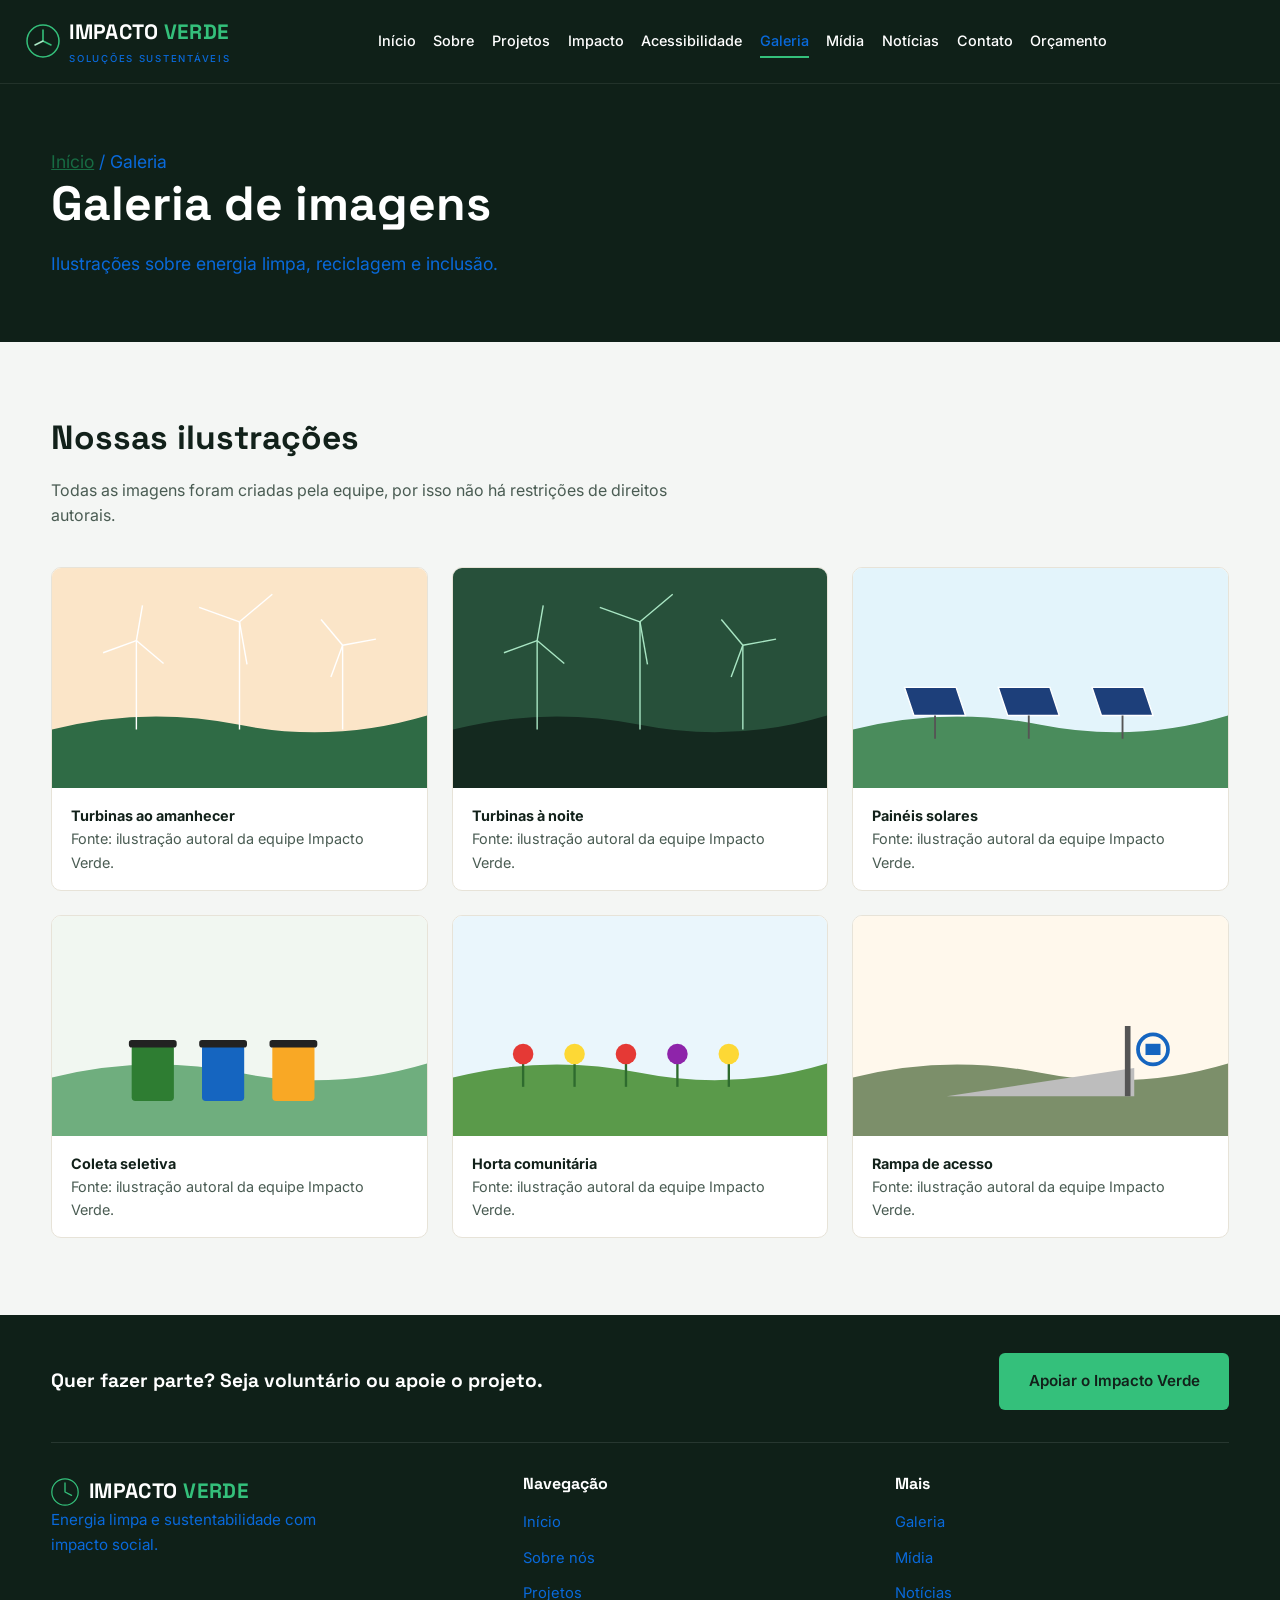
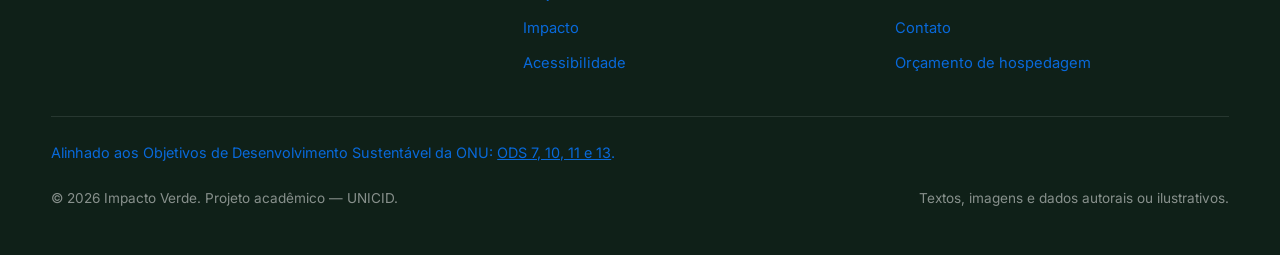
<file: galeria.html>
<!DOCTYPE html>
<html lang="pt-BR">
<head>
  <meta charset="UTF-8" />
  <meta name="viewport" content="width=device-width, initial-scale=1.0" />
  <title>Galeria | Impacto Verde</title>
  <meta name="description" content="Ilustrações sobre energia limpa, reciclagem e inclusão." />
  <link rel="preconnect" href="https://fonts.googleapis.com" />
  <link rel="preconnect" href="https://fonts.gstatic.com" crossorigin />
  <link href="https://fonts.googleapis.com/css2?family=Inter:wght@400;500;600&family=Space+Grotesk:wght@500;700&display=swap" rel="stylesheet" />
  <link rel="stylesheet" href="css/style.css" />
</head>
<body>
  <a class="skip-link" href="#conteudo">Pular para o conteúdo principal</a>

  <header class="site-header">
    <div class="container">
      <a href="index.html" class="logo" aria-label="Impacto Verde, página inicial">
        <svg width="34" height="34" viewBox="0 0 34 34" fill="none" xmlns="http://www.w3.org/2000/svg" aria-hidden="true">
          <circle cx="17" cy="17" r="16" stroke="#34c07b" stroke-width="1.5"/>
          <path d="M17 6 L17 17 L25 21" stroke="#34c07b" stroke-width="1.6" stroke-linecap="round" stroke-linejoin="round"/>
          <path d="M17 17 L9 21" stroke="#a9e6c4" stroke-width="1.6" stroke-linecap="round"/>
        </svg>
        <span>
          <span class="logo-text">IMPACTO <span>VERDE</span></span>
          <span class="logo-sub">SOLUÇÕES SUSTENTÁVEIS</span>
        </span>
      </a>

      <button class="nav-toggle" type="button" aria-expanded="false" aria-controls="menu-principal" id="navToggle">
        Menu
      </button>

      <nav class="main-nav" id="menu-principal" aria-label="Menu principal">
        <ul>
          <li><a href="index.html">Início</a></li>
          <li><a href="sobre.html">Sobre</a></li>
          <li><a href="projetos.html">Projetos</a></li>
          <li><a href="impacto.html">Impacto</a></li>
          <li><a href="acessibilidade.html">Acessibilidade</a></li>
          <li><a href="galeria.html" aria-current="page">Galeria</a></li>
          <li><a href="midia.html">Mídia</a></li>
          <li><a href="noticias.html">Notícias</a></li>
          <li><a href="contato.html">Contato</a></li>
          <li><a href="orcamento_hospedagem.html">Orçamento</a></li>
        </ul>
      </nav>

      <div class="header-actions">
        <ul class="social-list" aria-label="Redes sociais da Impacto Verde">
          <li><a href="#" aria-label="Impacto Verde no Facebook">
            <svg width="16" height="16" viewBox="0 0 24 24" fill="currentColor" aria-hidden="true"><path d="M13.5 21v-7.9h2.65l.4-3.08h-3.05V8.05c0-.89.25-1.5 1.52-1.5h1.63V3.8c-.28-.04-1.25-.12-2.37-.12-2.35 0-3.95 1.43-3.95 4.06v2.26H7.68v3.08h2.65V21h3.17Z"/></svg>
          </a></li>
          <li><a href="#" aria-label="Impacto Verde no YouTube">
            <svg width="16" height="16" viewBox="0 0 24 24" fill="currentColor" aria-hidden="true"><path d="M21.6 7.2s-.21-1.5-.86-2.16c-.82-.87-1.74-.87-2.16-.92C15.6 4 12 4 12 4h-.01s-3.6 0-6.58.12c-.42.05-1.34.05-2.16.92C2.6 5.7 2.4 7.2 2.4 7.2S2.18 9 2.18 10.7v1.6c0 1.7.22 3.5.22 3.5s.2 1.5.85 2.16c.82.87 1.9.84 2.38.94 1.73.17 7.37.22 7.37.22s3.6-.01 6.59-.13c.42-.05 1.34-.05 2.16-.92.65-.66.86-2.16.86-2.16s.22-1.8.22-3.5v-1.6c0-1.7-.22-3.5-.22-3.5ZM9.98 14.6V8.9l5.4 2.86-5.4 2.85Z"/></svg>
          </a></li>
          <li><a href="#" aria-label="Impacto Verde no Twitter">
            <svg width="16" height="16" viewBox="0 0 24 24" fill="currentColor" aria-hidden="true"><path d="M22 5.9c-.66.3-1.36.5-2.1.6.76-.46 1.34-1.18 1.62-2.04-.71.42-1.5.73-2.34.9A3.65 3.65 0 0 0 12.9 8.7c0 .3.03.58.1.85-3.04-.15-5.74-1.6-7.55-3.82-.31.55-.5 1.18-.5 1.85 0 1.28.65 2.4 1.64 3.06-.6-.02-1.17-.19-1.66-.46v.05c0 1.78 1.27 3.27 2.95 3.6-.31.09-.64.13-.97.13-.24 0-.47-.02-.7-.07.47 1.47 1.83 2.53 3.44 2.56A7.34 7.34 0 0 1 2 18.4a10.36 10.36 0 0 0 5.6 1.64c6.72 0 10.4-5.57 10.4-10.4l-.01-.47c.72-.51 1.34-1.16 1.83-1.9Z"/></svg>
          </a></li>
        </ul>
      </div>
    </div>
  </header>

  <main id="conteudo">
    <section class="page-hero" aria-labelledby="titulo-pagina">
      <div class="container">
        <p class="breadcrumb"><a href="index.html">Início</a> / Galeria</p>
        <h1 id="titulo-pagina">Galeria de imagens</h1>
        <p>Ilustrações sobre energia limpa, reciclagem e inclusão.</p>
      </div>
    </section>
    <section class="section" aria-labelledby="s8">
      <div class="container">
        <h2 id="s8">Nossas ilustrações</h2>
        <p class="section-intro">Todas as imagens foram criadas pela equipe, por isso não há restrições de direitos autorais.</p>
        <div class="gallery"><figure><img src="img/galeria-1.svg" alt="Turbinas eólicas contra um céu alaranjado, em um campo verde." loading="lazy" width="800" height="500"><figcaption><strong>Turbinas ao amanhecer</strong>Fonte: ilustração autoral da equipe Impacto Verde.</figcaption></figure><figure><img src="img/galeria-2.svg" alt="Silhueta de três turbinas eólicas em um céu escuro, com campo verde-escuro." loading="lazy" width="800" height="500"><figcaption><strong>Turbinas à noite</strong>Fonte: ilustração autoral da equipe Impacto Verde.</figcaption></figure><figure><img src="img/galeria-3.svg" alt="Três painéis solares azuis inclinados sobre um gramado, sob céu claro." loading="lazy" width="800" height="500"><figcaption><strong>Painéis solares</strong>Fonte: ilustração autoral da equipe Impacto Verde.</figcaption></figure><figure><img src="img/galeria-4.svg" alt="Três lixeiras de coleta seletiva, verde, azul e amarela, lado a lado." loading="lazy" width="800" height="500"><figcaption><strong>Coleta seletiva</strong>Fonte: ilustração autoral da equipe Impacto Verde.</figcaption></figure><figure><img src="img/galeria-5.svg" alt="Fileira de flores vermelhas, amarelas e roxas em uma horta ao ar livre." loading="lazy" width="800" height="500"><figcaption><strong>Horta comunitária</strong>Fonte: ilustração autoral da equipe Impacto Verde.</figcaption></figure><figure><img src="img/galeria-6.svg" alt="Rampa cinza de acesso com o símbolo azul de acessibilidade ao lado." loading="lazy" width="800" height="500"><figcaption><strong>Rampa de acesso</strong>Fonte: ilustração autoral da equipe Impacto Verde.</figcaption></figure></div>
      </div>
    </section>

  </main>

  <footer class="site-footer">
    <div class="container">
      <div class="footer-cta">
        <p>Quer fazer parte? Seja voluntário ou apoie o projeto.</p>
        <a class="btn btn-primary" href="contato.html#apoie">Apoiar o Impacto Verde</a>
      </div>
      <div class="footer-grid">
        <div class="footer-brand">
          <a href="index.html" class="logo" aria-label="Impacto Verde, página inicial">
            <svg width="28" height="28" viewBox="0 0 34 34" fill="none" aria-hidden="true"><circle cx="17" cy="17" r="16" stroke="#34c07b" stroke-width="1.5"/><path d="M17 6 L17 17 L25 21" stroke="#34c07b" stroke-width="1.6" stroke-linecap="round" stroke-linejoin="round"/></svg>
            <span class="logo-text" style="color:#fff;">IMPACTO <span>VERDE</span></span>
          </a>
          <p>Energia limpa e sustentabilidade com impacto social.</p>
        </div>
        <nav class="footer-col" aria-label="Páginas principais">
          <h3>Navegação</h3>
          <ul>
            <li><a href="index.html">Início</a></li>
            <li><a href="sobre.html">Sobre nós</a></li>
            <li><a href="projetos.html">Projetos</a></li>
            <li><a href="impacto.html">Impacto</a></li>
            <li><a href="acessibilidade.html">Acessibilidade</a></li>
          </ul>
        </nav>
        <nav class="footer-col" aria-label="Mais páginas">
          <h3>Mais</h3>
          <ul>
            <li><a href="galeria.html">Galeria</a></li>
            <li><a href="midia.html">Mídia</a></li>
            <li><a href="noticias.html">Notícias</a></li>
            <li><a href="contato.html">Contato</a></li>
            <li><a href="orcamento_hospedagem.html">Orçamento de hospedagem</a></li>
          </ul>
        </nav>
      </div>
      <p class="footer-ods">Alinhado aos Objetivos de Desenvolvimento Sustentável da ONU: <a href="sobre.html#ods">ODS 7, 10, 11 e 13</a>.</p>
      <div class="footer-bottom">
        <p>© 2026 Impacto Verde. Projeto acadêmico — UNICID.</p>
        <p>Textos, imagens e dados autorais ou ilustrativos.</p>
      </div>
    </div>
  </footer>

  <script src="js/main.js"></script>
</body>
</html>
</file>
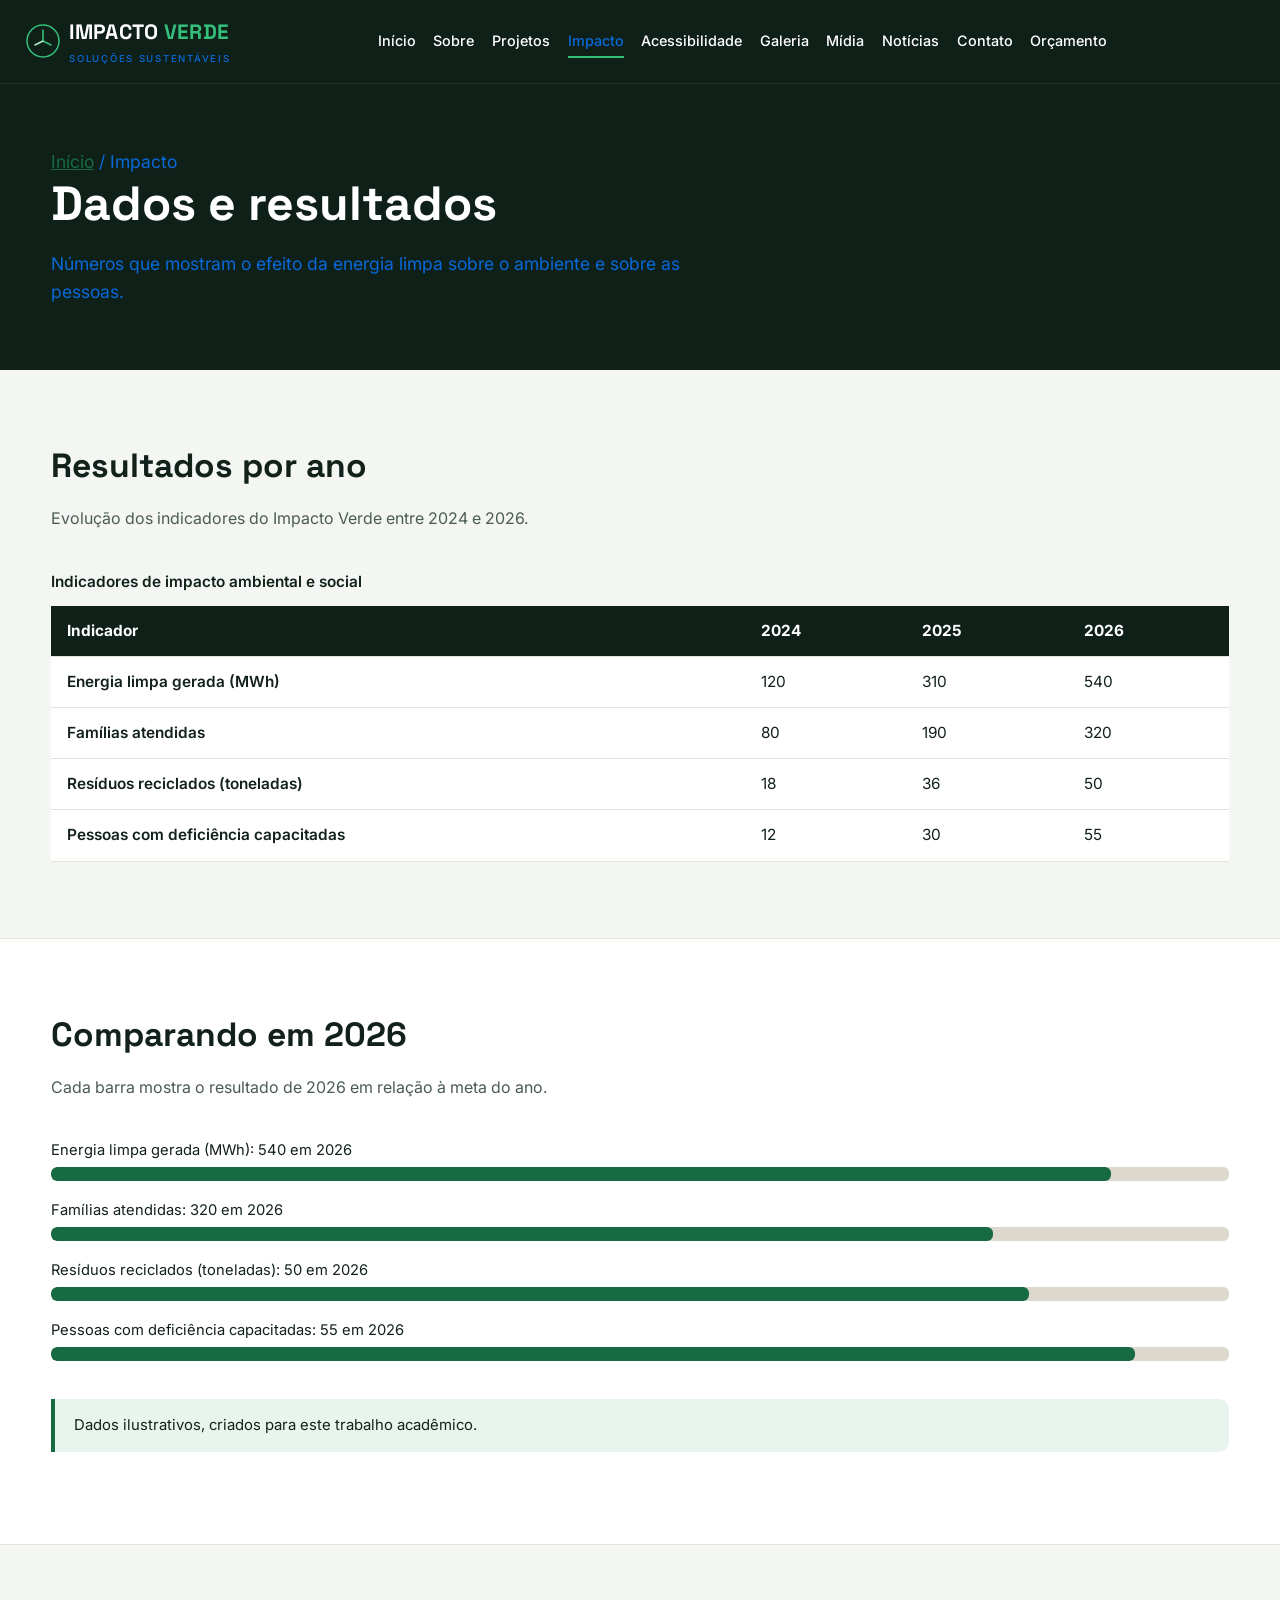
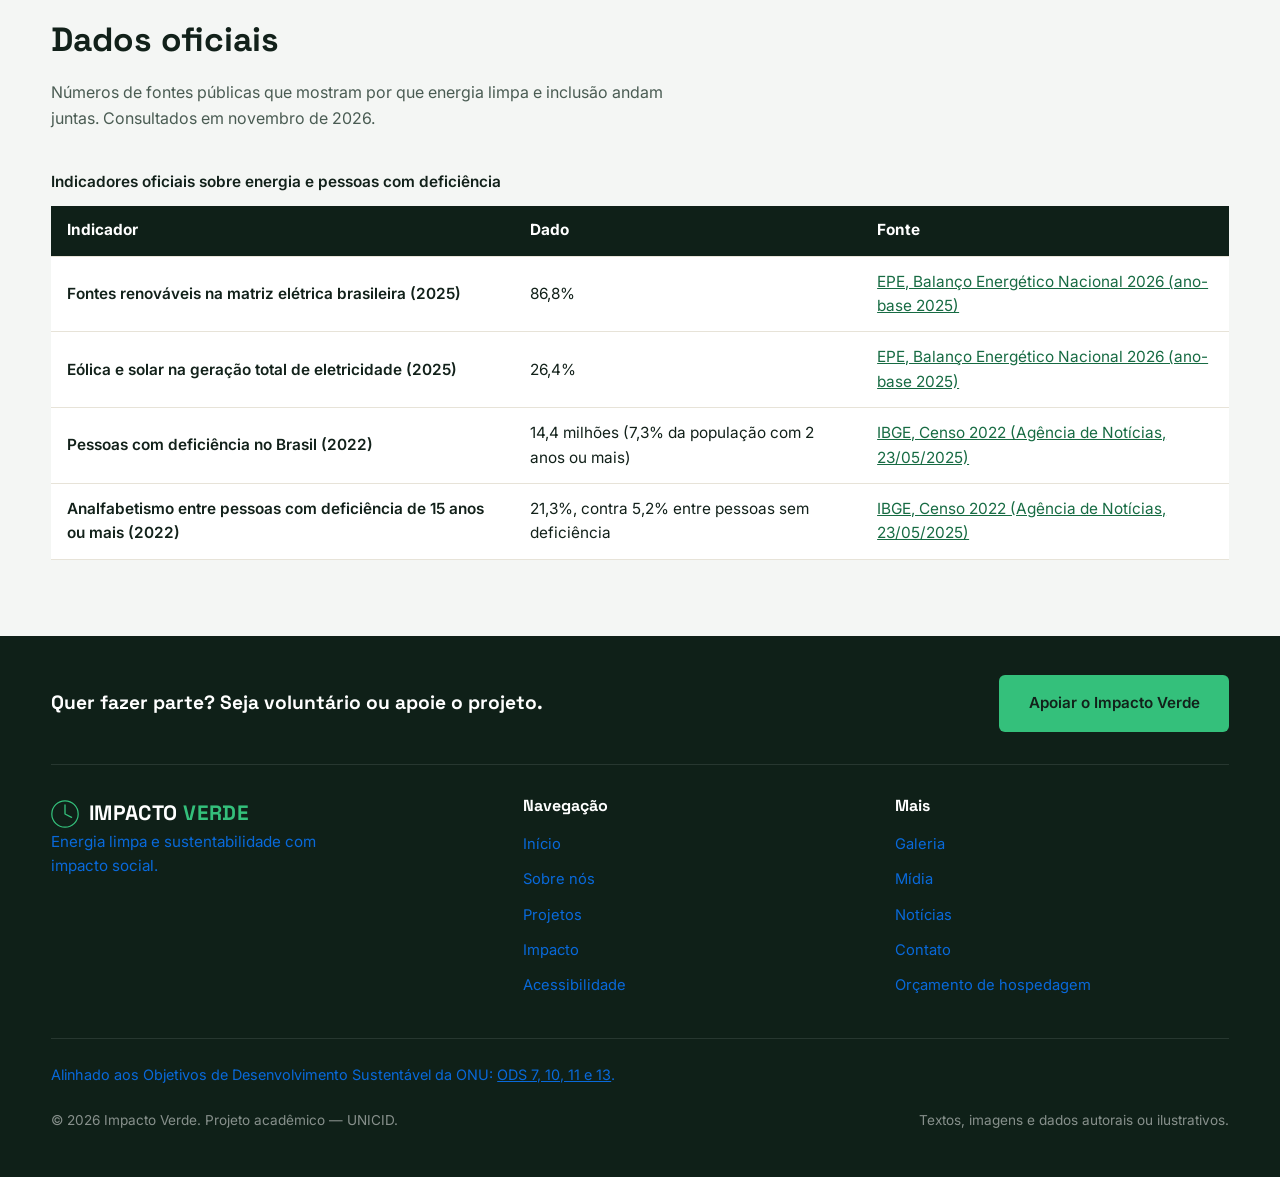
<file: impacto.html>
<!DOCTYPE html>
<html lang="pt-BR">
<head>
  <meta charset="UTF-8" />
  <meta name="viewport" content="width=device-width, initial-scale=1.0" />
  <title>Impacto | Impacto Verde</title>
  <meta name="description" content="Números que mostram o efeito da energia limpa sobre o ambiente e sobre as pessoas." />
  <link rel="preconnect" href="https://fonts.googleapis.com" />
  <link rel="preconnect" href="https://fonts.gstatic.com" crossorigin />
  <link href="https://fonts.googleapis.com/css2?family=Inter:wght@400;500;600&family=Space+Grotesk:wght@500;700&display=swap" rel="stylesheet" />
  <link rel="stylesheet" href="css/style.css" />
</head>
<body>
  <a class="skip-link" href="#conteudo">Pular para o conteúdo principal</a>

  <header class="site-header">
    <div class="container">
      <a href="index.html" class="logo" aria-label="Impacto Verde, página inicial">
        <svg width="34" height="34" viewBox="0 0 34 34" fill="none" xmlns="http://www.w3.org/2000/svg" aria-hidden="true">
          <circle cx="17" cy="17" r="16" stroke="#34c07b" stroke-width="1.5"/>
          <path d="M17 6 L17 17 L25 21" stroke="#34c07b" stroke-width="1.6" stroke-linecap="round" stroke-linejoin="round"/>
          <path d="M17 17 L9 21" stroke="#a9e6c4" stroke-width="1.6" stroke-linecap="round"/>
        </svg>
        <span>
          <span class="logo-text">IMPACTO <span>VERDE</span></span>
          <span class="logo-sub">SOLUÇÕES SUSTENTÁVEIS</span>
        </span>
      </a>

      <button class="nav-toggle" type="button" aria-expanded="false" aria-controls="menu-principal" id="navToggle">
        Menu
      </button>

      <nav class="main-nav" id="menu-principal" aria-label="Menu principal">
        <ul>
          <li><a href="index.html">Início</a></li>
          <li><a href="sobre.html">Sobre</a></li>
          <li><a href="projetos.html">Projetos</a></li>
          <li><a href="impacto.html" aria-current="page">Impacto</a></li>
          <li><a href="acessibilidade.html">Acessibilidade</a></li>
          <li><a href="galeria.html">Galeria</a></li>
          <li><a href="midia.html">Mídia</a></li>
          <li><a href="noticias.html">Notícias</a></li>
          <li><a href="contato.html">Contato</a></li>
          <li><a href="orcamento_hospedagem.html">Orçamento</a></li>
        </ul>
      </nav>

      <div class="header-actions">
        <ul class="social-list" aria-label="Redes sociais da Impacto Verde">
          <li><a href="#" aria-label="Impacto Verde no Facebook">
            <svg width="16" height="16" viewBox="0 0 24 24" fill="currentColor" aria-hidden="true"><path d="M13.5 21v-7.9h2.65l.4-3.08h-3.05V8.05c0-.89.25-1.5 1.52-1.5h1.63V3.8c-.28-.04-1.25-.12-2.37-.12-2.35 0-3.95 1.43-3.95 4.06v2.26H7.68v3.08h2.65V21h3.17Z"/></svg>
          </a></li>
          <li><a href="#" aria-label="Impacto Verde no YouTube">
            <svg width="16" height="16" viewBox="0 0 24 24" fill="currentColor" aria-hidden="true"><path d="M21.6 7.2s-.21-1.5-.86-2.16c-.82-.87-1.74-.87-2.16-.92C15.6 4 12 4 12 4h-.01s-3.6 0-6.58.12c-.42.05-1.34.05-2.16.92C2.6 5.7 2.4 7.2 2.4 7.2S2.18 9 2.18 10.7v1.6c0 1.7.22 3.5.22 3.5s.2 1.5.85 2.16c.82.87 1.9.84 2.38.94 1.73.17 7.37.22 7.37.22s3.6-.01 6.59-.13c.42-.05 1.34-.05 2.16-.92.65-.66.86-2.16.86-2.16s.22-1.8.22-3.5v-1.6c0-1.7-.22-3.5-.22-3.5ZM9.98 14.6V8.9l5.4 2.86-5.4 2.85Z"/></svg>
          </a></li>
          <li><a href="#" aria-label="Impacto Verde no Twitter">
            <svg width="16" height="16" viewBox="0 0 24 24" fill="currentColor" aria-hidden="true"><path d="M22 5.9c-.66.3-1.36.5-2.1.6.76-.46 1.34-1.18 1.62-2.04-.71.42-1.5.73-2.34.9A3.65 3.65 0 0 0 12.9 8.7c0 .3.03.58.1.85-3.04-.15-5.74-1.6-7.55-3.82-.31.55-.5 1.18-.5 1.85 0 1.28.65 2.4 1.64 3.06-.6-.02-1.17-.19-1.66-.46v.05c0 1.78 1.27 3.27 2.95 3.6-.31.09-.64.13-.97.13-.24 0-.47-.02-.7-.07.47 1.47 1.83 2.53 3.44 2.56A7.34 7.34 0 0 1 2 18.4a10.36 10.36 0 0 0 5.6 1.64c6.72 0 10.4-5.57 10.4-10.4l-.01-.47c.72-.51 1.34-1.16 1.83-1.9Z"/></svg>
          </a></li>
        </ul>
      </div>
    </div>
  </header>

  <main id="conteudo">
    <section class="page-hero" aria-labelledby="titulo-pagina">
      <div class="container">
        <p class="breadcrumb"><a href="index.html">Início</a> / Impacto</p>
        <h1 id="titulo-pagina">Dados e resultados</h1>
        <p>Números que mostram o efeito da energia limpa sobre o ambiente e sobre as pessoas.</p>
      </div>
    </section>
    <section class="section" aria-labelledby="s4">
      <div class="container">
        <h2 id="s4">Resultados por ano</h2>
        <p class="section-intro">Evolução dos indicadores do Impacto Verde entre 2024 e 2026.</p>
        <div class="table-wrap"><table><caption>Indicadores de impacto ambiental e social</caption><thead><tr><th scope="col">Indicador</th><th scope="col">2024</th><th scope="col">2025</th><th scope="col">2026</th></tr></thead><tbody><tr><th scope="row">Energia limpa gerada (MWh)</th><td>120</td><td>310</td><td>540</td></tr><tr><th scope="row">Famílias atendidas</th><td>80</td><td>190</td><td>320</td></tr><tr><th scope="row">Resíduos reciclados (toneladas)</th><td>18</td><td>36</td><td>50</td></tr><tr><th scope="row">Pessoas com deficiência capacitadas</th><td>12</td><td>30</td><td>55</td></tr></tbody></table></div>
      </div>
    </section>
    <section class="section alt" aria-labelledby="s5">
      <div class="container">
        <h2 id="s5">Comparando em 2026</h2>
        <p class="section-intro">Cada barra mostra o resultado de 2026 em relação à meta do ano.</p>
        <div class="bars"><div class="bar-row"><span>Energia limpa gerada (MWh): 540 em 2026</span><div class="bar" aria-hidden="true"><i style="width:90%"></i></div></div><div class="bar-row"><span>Famílias atendidas: 320 em 2026</span><div class="bar" aria-hidden="true"><i style="width:80%"></i></div></div><div class="bar-row"><span>Resíduos reciclados (toneladas): 50 em 2026</span><div class="bar" aria-hidden="true"><i style="width:83%"></i></div></div><div class="bar-row"><span>Pessoas com deficiência capacitadas: 55 em 2026</span><div class="bar" aria-hidden="true"><i style="width:92%"></i></div></div></div><p class="note">Dados ilustrativos, criados para este trabalho acadêmico.</p>
      </div>
    </section>

    <section class="section" aria-labelledby="oficiais-titulo">
      <div class="container">
        <h2 id="oficiais-titulo">Dados oficiais</h2>
        <p class="section-intro">Números de fontes públicas que mostram por que energia limpa e inclusão andam juntas. Consultados em novembro de 2026.</p>
        <div class="table-wrap"><table>
          <caption>Indicadores oficiais sobre energia e pessoas com deficiência</caption>
          <thead><tr><th scope="col">Indicador</th><th scope="col">Dado</th><th scope="col">Fonte</th></tr></thead>
          <tbody>
            <tr><th scope="row">Fontes renováveis na matriz elétrica brasileira (2025)</th><td>86,8%</td><td><a href="https://www.epe.gov.br/" target="_blank" rel="noopener">EPE, Balanço Energético Nacional 2026 (ano-base 2025)</a></td></tr>
            <tr><th scope="row">Eólica e solar na geração total de eletricidade (2025)</th><td>26,4%</td><td><a href="https://www.epe.gov.br/" target="_blank" rel="noopener">EPE, Balanço Energético Nacional 2026 (ano-base 2025)</a></td></tr>
            <tr><th scope="row">Pessoas com deficiência no Brasil (2022)</th><td>14,4 milhões (7,3% da população com 2 anos ou mais)</td><td><a href="https://agenciadenoticias.ibge.gov.br/" target="_blank" rel="noopener">IBGE, Censo 2022 (Agência de Notícias, 23/05/2025)</a></td></tr>
            <tr><th scope="row">Analfabetismo entre pessoas com deficiência de 15 anos ou mais (2022)</th><td>21,3%, contra 5,2% entre pessoas sem deficiência</td><td><a href="https://agenciadenoticias.ibge.gov.br/" target="_blank" rel="noopener">IBGE, Censo 2022 (Agência de Notícias, 23/05/2025)</a></td></tr>
          </tbody>
        </table></div>
      </div>
    </section>

  </main>

  <footer class="site-footer">
    <div class="container">
      <div class="footer-cta">
        <p>Quer fazer parte? Seja voluntário ou apoie o projeto.</p>
        <a class="btn btn-primary" href="contato.html#apoie">Apoiar o Impacto Verde</a>
      </div>
      <div class="footer-grid">
        <div class="footer-brand">
          <a href="index.html" class="logo" aria-label="Impacto Verde, página inicial">
            <svg width="28" height="28" viewBox="0 0 34 34" fill="none" aria-hidden="true"><circle cx="17" cy="17" r="16" stroke="#34c07b" stroke-width="1.5"/><path d="M17 6 L17 17 L25 21" stroke="#34c07b" stroke-width="1.6" stroke-linecap="round" stroke-linejoin="round"/></svg>
            <span class="logo-text" style="color:#fff;">IMPACTO <span>VERDE</span></span>
          </a>
          <p>Energia limpa e sustentabilidade com impacto social.</p>
        </div>
        <nav class="footer-col" aria-label="Páginas principais">
          <h3>Navegação</h3>
          <ul>
            <li><a href="index.html">Início</a></li>
            <li><a href="sobre.html">Sobre nós</a></li>
            <li><a href="projetos.html">Projetos</a></li>
            <li><a href="impacto.html">Impacto</a></li>
            <li><a href="acessibilidade.html">Acessibilidade</a></li>
          </ul>
        </nav>
        <nav class="footer-col" aria-label="Mais páginas">
          <h3>Mais</h3>
          <ul>
            <li><a href="galeria.html">Galeria</a></li>
            <li><a href="midia.html">Mídia</a></li>
            <li><a href="noticias.html">Notícias</a></li>
            <li><a href="contato.html">Contato</a></li>
            <li><a href="orcamento_hospedagem.html">Orçamento de hospedagem</a></li>
          </ul>
        </nav>
      </div>
      <p class="footer-ods">Alinhado aos Objetivos de Desenvolvimento Sustentável da ONU: <a href="sobre.html#ods">ODS 7, 10, 11 e 13</a>.</p>
      <div class="footer-bottom">
        <p>© 2026 Impacto Verde. Projeto acadêmico — UNICID.</p>
        <p>Textos, imagens e dados autorais ou ilustrativos.</p>
      </div>
    </div>
  </footer>

  <script src="js/main.js"></script>
</body>
</html>
</file>
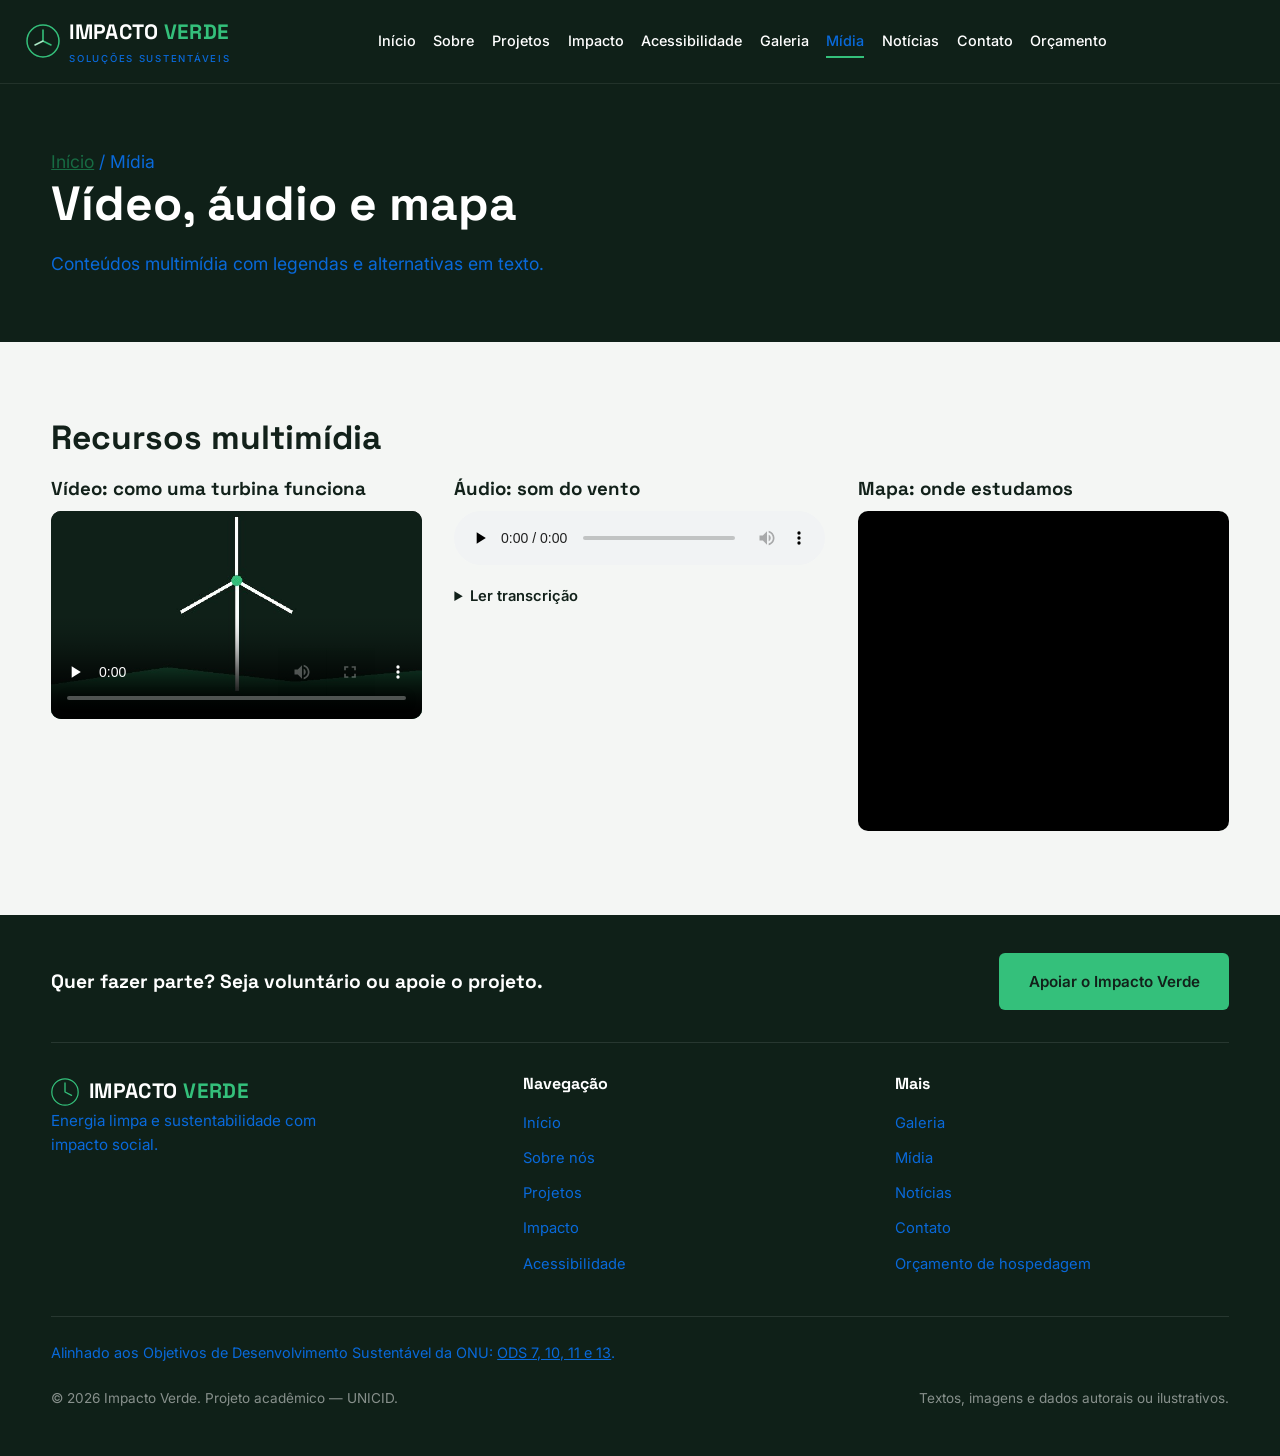
<file: midia.html>
<!DOCTYPE html>
<html lang="pt-BR">
<head>
  <meta charset="UTF-8" />
  <meta name="viewport" content="width=device-width, initial-scale=1.0" />
  <title>Mídia | Impacto Verde</title>
  <meta name="description" content="Conteúdos multimídia com legendas e alternativas em texto." />
  <link rel="preconnect" href="https://fonts.googleapis.com" />
  <link rel="preconnect" href="https://fonts.gstatic.com" crossorigin />
  <link href="https://fonts.googleapis.com/css2?family=Inter:wght@400;500;600&family=Space+Grotesk:wght@500;700&display=swap" rel="stylesheet" />
  <link rel="stylesheet" href="css/style.css" />
</head>
<body>
  <a class="skip-link" href="#conteudo">Pular para o conteúdo principal</a>

  <header class="site-header">
    <div class="container">
      <a href="index.html" class="logo" aria-label="Impacto Verde, página inicial">
        <svg width="34" height="34" viewBox="0 0 34 34" fill="none" xmlns="http://www.w3.org/2000/svg" aria-hidden="true">
          <circle cx="17" cy="17" r="16" stroke="#34c07b" stroke-width="1.5"/>
          <path d="M17 6 L17 17 L25 21" stroke="#34c07b" stroke-width="1.6" stroke-linecap="round" stroke-linejoin="round"/>
          <path d="M17 17 L9 21" stroke="#a9e6c4" stroke-width="1.6" stroke-linecap="round"/>
        </svg>
        <span>
          <span class="logo-text">IMPACTO <span>VERDE</span></span>
          <span class="logo-sub">SOLUÇÕES SUSTENTÁVEIS</span>
        </span>
      </a>

      <button class="nav-toggle" type="button" aria-expanded="false" aria-controls="menu-principal" id="navToggle">
        Menu
      </button>

      <nav class="main-nav" id="menu-principal" aria-label="Menu principal">
        <ul>
          <li><a href="index.html">Início</a></li>
          <li><a href="sobre.html">Sobre</a></li>
          <li><a href="projetos.html">Projetos</a></li>
          <li><a href="impacto.html">Impacto</a></li>
          <li><a href="acessibilidade.html">Acessibilidade</a></li>
          <li><a href="galeria.html">Galeria</a></li>
          <li><a href="midia.html" aria-current="page">Mídia</a></li>
          <li><a href="noticias.html">Notícias</a></li>
          <li><a href="contato.html">Contato</a></li>
          <li><a href="orcamento_hospedagem.html">Orçamento</a></li>
        </ul>
      </nav>

      <div class="header-actions">
        <ul class="social-list" aria-label="Redes sociais da Impacto Verde">
          <li><a href="#" aria-label="Impacto Verde no Facebook">
            <svg width="16" height="16" viewBox="0 0 24 24" fill="currentColor" aria-hidden="true"><path d="M13.5 21v-7.9h2.65l.4-3.08h-3.05V8.05c0-.89.25-1.5 1.52-1.5h1.63V3.8c-.28-.04-1.25-.12-2.37-.12-2.35 0-3.95 1.43-3.95 4.06v2.26H7.68v3.08h2.65V21h3.17Z"/></svg>
          </a></li>
          <li><a href="#" aria-label="Impacto Verde no YouTube">
            <svg width="16" height="16" viewBox="0 0 24 24" fill="currentColor" aria-hidden="true"><path d="M21.6 7.2s-.21-1.5-.86-2.16c-.82-.87-1.74-.87-2.16-.92C15.6 4 12 4 12 4h-.01s-3.6 0-6.58.12c-.42.05-1.34.05-2.16.92C2.6 5.7 2.4 7.2 2.4 7.2S2.18 9 2.18 10.7v1.6c0 1.7.22 3.5.22 3.5s.2 1.5.85 2.16c.82.87 1.9.84 2.38.94 1.73.17 7.37.22 7.37.22s3.6-.01 6.59-.13c.42-.05 1.34-.05 2.16-.92.65-.66.86-2.16.86-2.16s.22-1.8.22-3.5v-1.6c0-1.7-.22-3.5-.22-3.5ZM9.98 14.6V8.9l5.4 2.86-5.4 2.85Z"/></svg>
          </a></li>
          <li><a href="#" aria-label="Impacto Verde no Twitter">
            <svg width="16" height="16" viewBox="0 0 24 24" fill="currentColor" aria-hidden="true"><path d="M22 5.9c-.66.3-1.36.5-2.1.6.76-.46 1.34-1.18 1.62-2.04-.71.42-1.5.73-2.34.9A3.65 3.65 0 0 0 12.9 8.7c0 .3.03.58.1.85-3.04-.15-5.74-1.6-7.55-3.82-.31.55-.5 1.18-.5 1.85 0 1.28.65 2.4 1.64 3.06-.6-.02-1.17-.19-1.66-.46v.05c0 1.78 1.27 3.27 2.95 3.6-.31.09-.64.13-.97.13-.24 0-.47-.02-.7-.07.47 1.47 1.83 2.53 3.44 2.56A7.34 7.34 0 0 1 2 18.4a10.36 10.36 0 0 0 5.6 1.64c6.72 0 10.4-5.57 10.4-10.4l-.01-.47c.72-.51 1.34-1.16 1.83-1.9Z"/></svg>
          </a></li>
        </ul>
      </div>
    </div>
  </header>

  <main id="conteudo">
    <section class="page-hero" aria-labelledby="titulo-pagina">
      <div class="container">
        <p class="breadcrumb"><a href="index.html">Início</a> / Mídia</p>
        <h1 id="titulo-pagina">Vídeo, áudio e mapa</h1>
        <p>Conteúdos multimídia com legendas e alternativas em texto.</p>
      </div>
    </section>
    <section class="section" aria-labelledby="s9">
      <div class="container">
        <h2 id="s9">Recursos multimídia</h2>
        
        <div class="media-grid">
          <div>
            <h3>Vídeo: como uma turbina funciona</h3>
            <video controls poster="img/poster-video.jpg" preload="none">
              <source src="assets/turbina.mp4" type="video/mp4">
              <track kind="captions" src="assets/turbina-legendas.vtt" srclang="pt-BR" label="Português" default>
              Seu navegador não suporta vídeo.
            </video>
          </div>
          <div>
            <h3>Áudio: som do vento</h3>
            <audio controls preload="none"><source src="assets/vento.mp3" type="audio/mpeg">Seu navegador não suporta áudio.</audio>
            <details><summary>Ler transcrição</summary><p>Som ambiente de vento soprando de forma contínua, com variações leves de intensidade. Não há falas.</p></details>
          </div>
          <div>
            <h3>Mapa: onde estudamos</h3>
            <iframe title="Mapa da região do Tatuapé, em São Paulo" src="https://www.openstreetmap.org/export/embed.html?bbox=-46.585%2C-23.545%2C-46.567%2C-23.535&amp;layer=mapnik"></iframe>
          </div>
        </div>
      </div>
    </section>

  </main>

  <footer class="site-footer">
    <div class="container">
      <div class="footer-cta">
        <p>Quer fazer parte? Seja voluntário ou apoie o projeto.</p>
        <a class="btn btn-primary" href="contato.html#apoie">Apoiar o Impacto Verde</a>
      </div>
      <div class="footer-grid">
        <div class="footer-brand">
          <a href="index.html" class="logo" aria-label="Impacto Verde, página inicial">
            <svg width="28" height="28" viewBox="0 0 34 34" fill="none" aria-hidden="true"><circle cx="17" cy="17" r="16" stroke="#34c07b" stroke-width="1.5"/><path d="M17 6 L17 17 L25 21" stroke="#34c07b" stroke-width="1.6" stroke-linecap="round" stroke-linejoin="round"/></svg>
            <span class="logo-text" style="color:#fff;">IMPACTO <span>VERDE</span></span>
          </a>
          <p>Energia limpa e sustentabilidade com impacto social.</p>
        </div>
        <nav class="footer-col" aria-label="Páginas principais">
          <h3>Navegação</h3>
          <ul>
            <li><a href="index.html">Início</a></li>
            <li><a href="sobre.html">Sobre nós</a></li>
            <li><a href="projetos.html">Projetos</a></li>
            <li><a href="impacto.html">Impacto</a></li>
            <li><a href="acessibilidade.html">Acessibilidade</a></li>
          </ul>
        </nav>
        <nav class="footer-col" aria-label="Mais páginas">
          <h3>Mais</h3>
          <ul>
            <li><a href="galeria.html">Galeria</a></li>
            <li><a href="midia.html">Mídia</a></li>
            <li><a href="noticias.html">Notícias</a></li>
            <li><a href="contato.html">Contato</a></li>
            <li><a href="orcamento_hospedagem.html">Orçamento de hospedagem</a></li>
          </ul>
        </nav>
      </div>
      <p class="footer-ods">Alinhado aos Objetivos de Desenvolvimento Sustentável da ONU: <a href="sobre.html#ods">ODS 7, 10, 11 e 13</a>.</p>
      <div class="footer-bottom">
        <p>© 2026 Impacto Verde. Projeto acadêmico — UNICID.</p>
        <p>Textos, imagens e dados autorais ou ilustrativos.</p>
      </div>
    </div>
  </footer>

  <script src="js/main.js"></script>
</body>
</html>
</file>
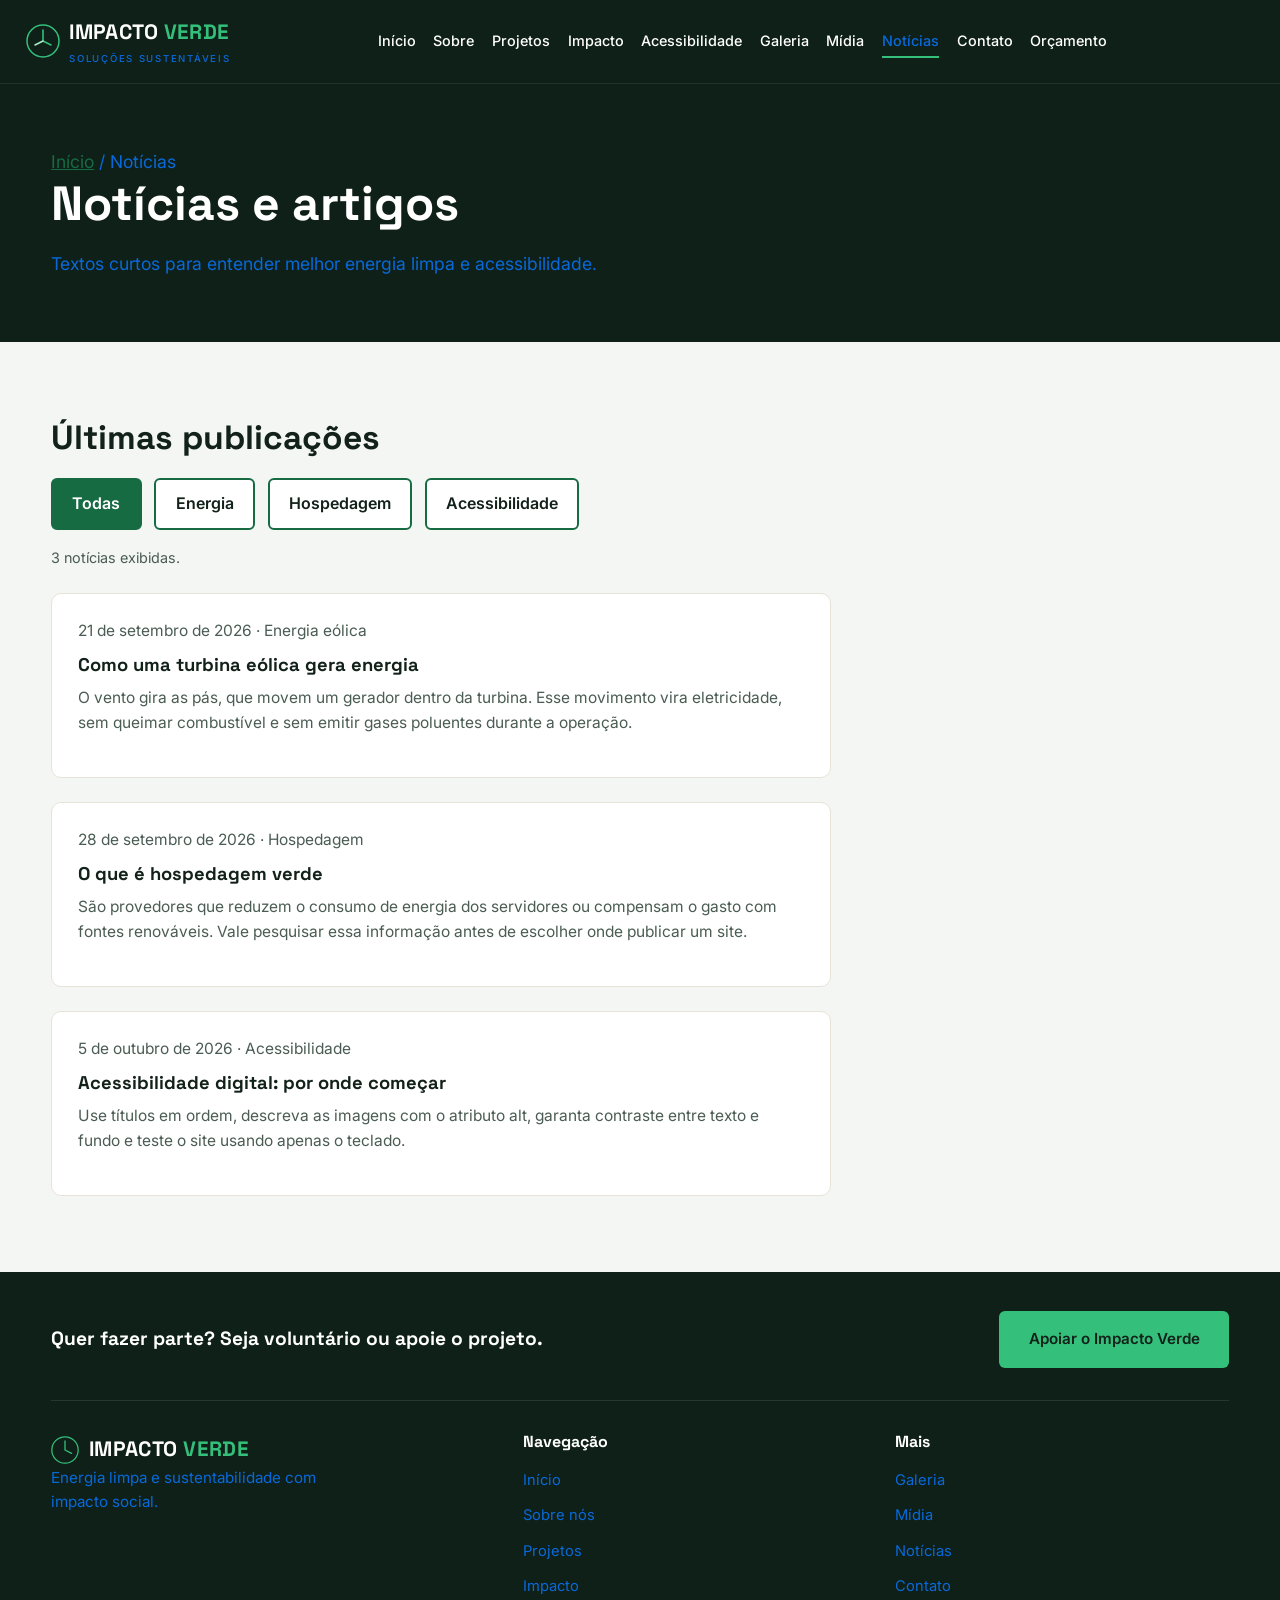
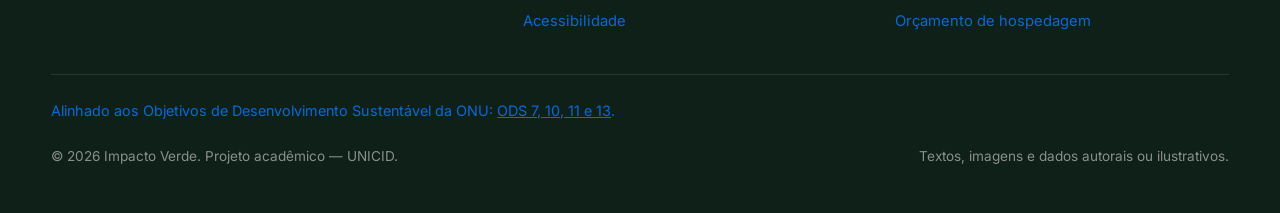
<file: noticias.html>
<!DOCTYPE html>
<html lang="pt-BR">
<head>
  <meta charset="UTF-8" />
  <meta name="viewport" content="width=device-width, initial-scale=1.0" />
  <title>Notícias | Impacto Verde</title>
  <meta name="description" content="Textos curtos para entender melhor energia limpa e acessibilidade." />
  <link rel="preconnect" href="https://fonts.googleapis.com" />
  <link rel="preconnect" href="https://fonts.gstatic.com" crossorigin />
  <link href="https://fonts.googleapis.com/css2?family=Inter:wght@400;500;600&family=Space+Grotesk:wght@500;700&display=swap" rel="stylesheet" />
  <link rel="stylesheet" href="css/style.css" />
</head>
<body>
  <a class="skip-link" href="#conteudo">Pular para o conteúdo principal</a>

  <header class="site-header">
    <div class="container">
      <a href="index.html" class="logo" aria-label="Impacto Verde, página inicial">
        <svg width="34" height="34" viewBox="0 0 34 34" fill="none" xmlns="http://www.w3.org/2000/svg" aria-hidden="true">
          <circle cx="17" cy="17" r="16" stroke="#34c07b" stroke-width="1.5"/>
          <path d="M17 6 L17 17 L25 21" stroke="#34c07b" stroke-width="1.6" stroke-linecap="round" stroke-linejoin="round"/>
          <path d="M17 17 L9 21" stroke="#a9e6c4" stroke-width="1.6" stroke-linecap="round"/>
        </svg>
        <span>
          <span class="logo-text">IMPACTO <span>VERDE</span></span>
          <span class="logo-sub">SOLUÇÕES SUSTENTÁVEIS</span>
        </span>
      </a>

      <button class="nav-toggle" type="button" aria-expanded="false" aria-controls="menu-principal" id="navToggle">
        Menu
      </button>

      <nav class="main-nav" id="menu-principal" aria-label="Menu principal">
        <ul>
          <li><a href="index.html">Início</a></li>
          <li><a href="sobre.html">Sobre</a></li>
          <li><a href="projetos.html">Projetos</a></li>
          <li><a href="impacto.html">Impacto</a></li>
          <li><a href="acessibilidade.html">Acessibilidade</a></li>
          <li><a href="galeria.html">Galeria</a></li>
          <li><a href="midia.html">Mídia</a></li>
          <li><a href="noticias.html" aria-current="page">Notícias</a></li>
          <li><a href="contato.html">Contato</a></li>
          <li><a href="orcamento_hospedagem.html">Orçamento</a></li>
        </ul>
      </nav>

      <div class="header-actions">
        <ul class="social-list" aria-label="Redes sociais da Impacto Verde">
          <li><a href="#" aria-label="Impacto Verde no Facebook">
            <svg width="16" height="16" viewBox="0 0 24 24" fill="currentColor" aria-hidden="true"><path d="M13.5 21v-7.9h2.65l.4-3.08h-3.05V8.05c0-.89.25-1.5 1.52-1.5h1.63V3.8c-.28-.04-1.25-.12-2.37-.12-2.35 0-3.95 1.43-3.95 4.06v2.26H7.68v3.08h2.65V21h3.17Z"/></svg>
          </a></li>
          <li><a href="#" aria-label="Impacto Verde no YouTube">
            <svg width="16" height="16" viewBox="0 0 24 24" fill="currentColor" aria-hidden="true"><path d="M21.6 7.2s-.21-1.5-.86-2.16c-.82-.87-1.74-.87-2.16-.92C15.6 4 12 4 12 4h-.01s-3.6 0-6.58.12c-.42.05-1.34.05-2.16.92C2.6 5.7 2.4 7.2 2.4 7.2S2.18 9 2.18 10.7v1.6c0 1.7.22 3.5.22 3.5s.2 1.5.85 2.16c.82.87 1.9.84 2.38.94 1.73.17 7.37.22 7.37.22s3.6-.01 6.59-.13c.42-.05 1.34-.05 2.16-.92.65-.66.86-2.16.86-2.16s.22-1.8.22-3.5v-1.6c0-1.7-.22-3.5-.22-3.5ZM9.98 14.6V8.9l5.4 2.86-5.4 2.85Z"/></svg>
          </a></li>
          <li><a href="#" aria-label="Impacto Verde no Twitter">
            <svg width="16" height="16" viewBox="0 0 24 24" fill="currentColor" aria-hidden="true"><path d="M22 5.9c-.66.3-1.36.5-2.1.6.76-.46 1.34-1.18 1.62-2.04-.71.42-1.5.73-2.34.9A3.65 3.65 0 0 0 12.9 8.7c0 .3.03.58.1.85-3.04-.15-5.74-1.6-7.55-3.82-.31.55-.5 1.18-.5 1.85 0 1.28.65 2.4 1.64 3.06-.6-.02-1.17-.19-1.66-.46v.05c0 1.78 1.27 3.27 2.95 3.6-.31.09-.64.13-.97.13-.24 0-.47-.02-.7-.07.47 1.47 1.83 2.53 3.44 2.56A7.34 7.34 0 0 1 2 18.4a10.36 10.36 0 0 0 5.6 1.64c6.72 0 10.4-5.57 10.4-10.4l-.01-.47c.72-.51 1.34-1.16 1.83-1.9Z"/></svg>
          </a></li>
        </ul>
      </div>
    </div>
  </header>

  <main id="conteudo">
    <section class="page-hero" aria-labelledby="titulo-pagina">
      <div class="container">
        <p class="breadcrumb"><a href="index.html">Início</a> / Notícias</p>
        <h1 id="titulo-pagina">Notícias e artigos</h1>
        <p>Textos curtos para entender melhor energia limpa e acessibilidade.</p>
      </div>
    </section>
    <section class="section" aria-labelledby="s10">
      <div class="container">
        <h2 id="s10">Últimas publicações</h2>
        
        <div class="a11y-tools" role="group" aria-label="Filtrar notícias por categoria">
          <button type="button" data-filtro="todas" aria-pressed="true">Todas</button>
          <button type="button" data-filtro="energia" aria-pressed="false">Energia</button>
          <button type="button" data-filtro="hospedagem" aria-pressed="false">Hospedagem</button>
          <button type="button" data-filtro="acessibilidade" aria-pressed="false">Acessibilidade</button>
        </div>
        <p class="filtro-status" id="filtro-status" role="status">3 notícias exibidas.</p>
        <div class="article-list">
          <article class="card" data-categoria="energia"><p class="article-meta"><time datetime="2026-09-21">21 de setembro de 2026</time> · Energia eólica</p><h3>Como uma turbina eólica gera energia</h3><p>O vento gira as pás, que movem um gerador dentro da turbina. Esse movimento vira eletricidade, sem queimar combustível e sem emitir gases poluentes durante a operação.</p></article>
          <article class="card" data-categoria="hospedagem"><p class="article-meta"><time datetime="2026-09-28">28 de setembro de 2026</time> · Hospedagem</p><h3>O que é hospedagem verde</h3><p>São provedores que reduzem o consumo de energia dos servidores ou compensam o gasto com fontes renováveis. Vale pesquisar essa informação antes de escolher onde publicar um site.</p></article>
          <article class="card" data-categoria="acessibilidade"><p class="article-meta"><time datetime="2026-10-05">5 de outubro de 2026</time> · Acessibilidade</p><h3>Acessibilidade digital: por onde começar</h3><p>Use títulos em ordem, descreva as imagens com o atributo alt, garanta contraste entre texto e fundo e teste o site usando apenas o teclado.</p></article>
        </div>
      </div>
    </section>

  </main>

  <footer class="site-footer">
    <div class="container">
      <div class="footer-cta">
        <p>Quer fazer parte? Seja voluntário ou apoie o projeto.</p>
        <a class="btn btn-primary" href="contato.html#apoie">Apoiar o Impacto Verde</a>
      </div>
      <div class="footer-grid">
        <div class="footer-brand">
          <a href="index.html" class="logo" aria-label="Impacto Verde, página inicial">
            <svg width="28" height="28" viewBox="0 0 34 34" fill="none" aria-hidden="true"><circle cx="17" cy="17" r="16" stroke="#34c07b" stroke-width="1.5"/><path d="M17 6 L17 17 L25 21" stroke="#34c07b" stroke-width="1.6" stroke-linecap="round" stroke-linejoin="round"/></svg>
            <span class="logo-text" style="color:#fff;">IMPACTO <span>VERDE</span></span>
          </a>
          <p>Energia limpa e sustentabilidade com impacto social.</p>
        </div>
        <nav class="footer-col" aria-label="Páginas principais">
          <h3>Navegação</h3>
          <ul>
            <li><a href="index.html">Início</a></li>
            <li><a href="sobre.html">Sobre nós</a></li>
            <li><a href="projetos.html">Projetos</a></li>
            <li><a href="impacto.html">Impacto</a></li>
            <li><a href="acessibilidade.html">Acessibilidade</a></li>
          </ul>
        </nav>
        <nav class="footer-col" aria-label="Mais páginas">
          <h3>Mais</h3>
          <ul>
            <li><a href="galeria.html">Galeria</a></li>
            <li><a href="midia.html">Mídia</a></li>
            <li><a href="noticias.html">Notícias</a></li>
            <li><a href="contato.html">Contato</a></li>
            <li><a href="orcamento_hospedagem.html">Orçamento de hospedagem</a></li>
          </ul>
        </nav>
      </div>
      <p class="footer-ods">Alinhado aos Objetivos de Desenvolvimento Sustentável da ONU: <a href="sobre.html#ods">ODS 7, 10, 11 e 13</a>.</p>
      <div class="footer-bottom">
        <p>© 2026 Impacto Verde. Projeto acadêmico — UNICID.</p>
        <p>Textos, imagens e dados autorais ou ilustrativos.</p>
      </div>
    </div>
  </footer>

  <script src="js/main.js"></script>
</body>
</html>
</file>
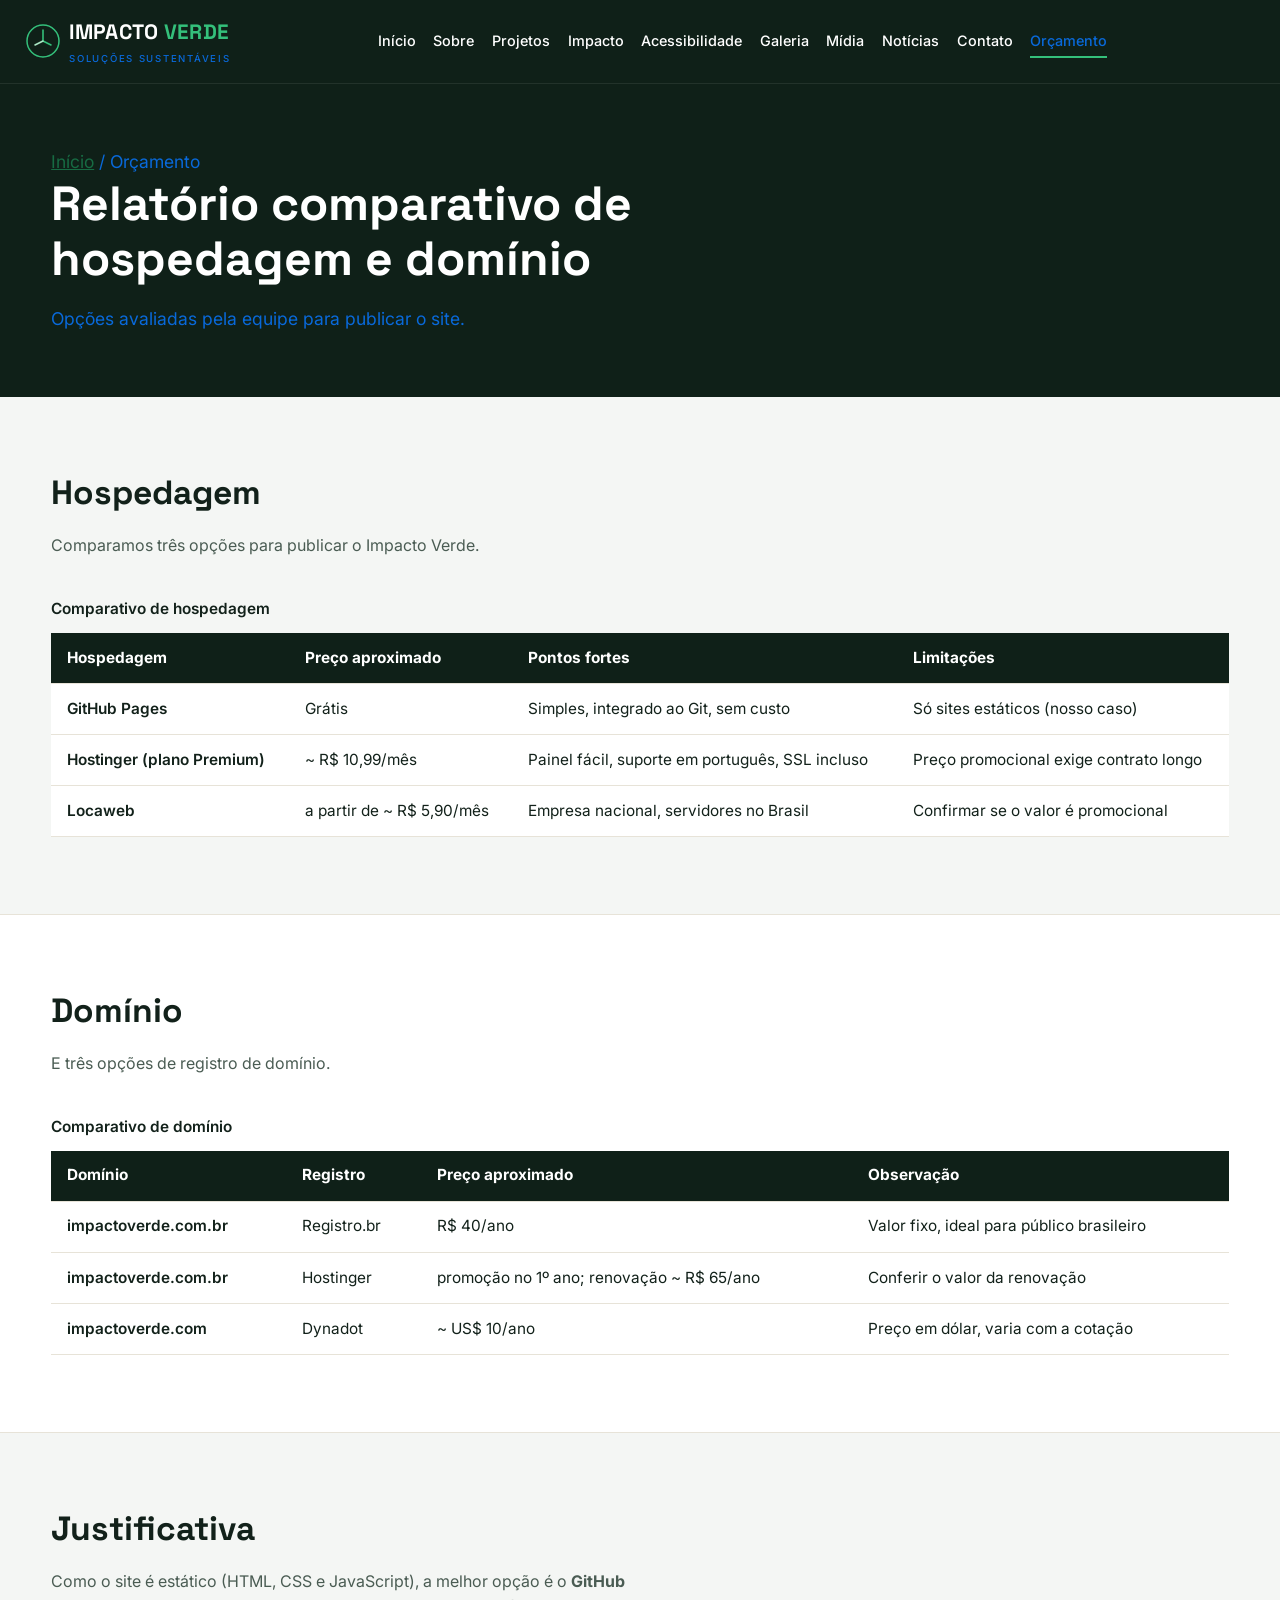
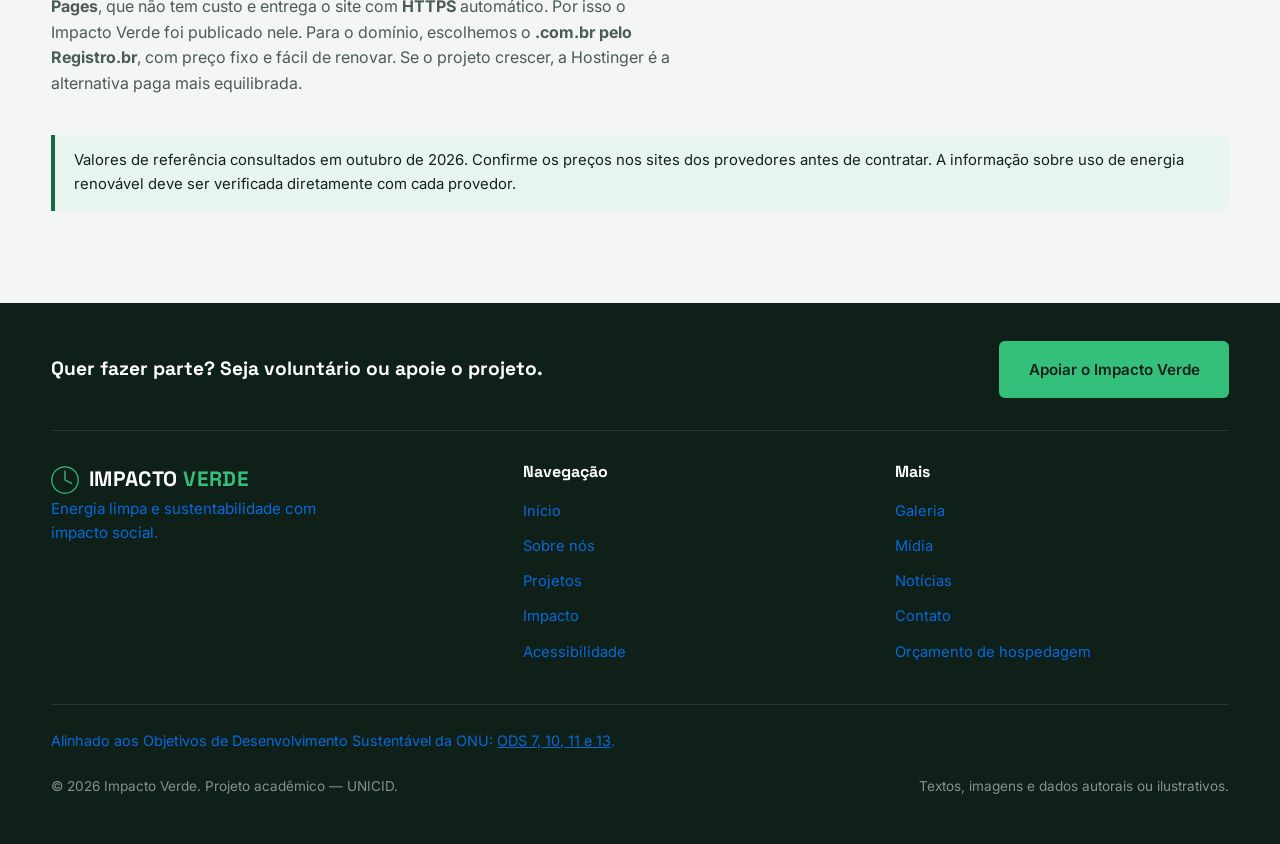
<file: orcamento_hospedagem.html>
<!DOCTYPE html>
<html lang="pt-BR">
<head>
  <meta charset="UTF-8" />
  <meta name="viewport" content="width=device-width, initial-scale=1.0" />
  <title>Orçamento de hospedagem | Impacto Verde</title>
  <meta name="description" content="Opções avaliadas pela equipe para publicar o site." />
  <link rel="preconnect" href="https://fonts.googleapis.com" />
  <link rel="preconnect" href="https://fonts.gstatic.com" crossorigin />
  <link href="https://fonts.googleapis.com/css2?family=Inter:wght@400;500;600&family=Space+Grotesk:wght@500;700&display=swap" rel="stylesheet" />
  <link rel="stylesheet" href="css/style.css" />
</head>
<body>
  <a class="skip-link" href="#conteudo">Pular para o conteúdo principal</a>

  <header class="site-header">
    <div class="container">
      <a href="index.html" class="logo" aria-label="Impacto Verde, página inicial">
        <svg width="34" height="34" viewBox="0 0 34 34" fill="none" xmlns="http://www.w3.org/2000/svg" aria-hidden="true">
          <circle cx="17" cy="17" r="16" stroke="#34c07b" stroke-width="1.5"/>
          <path d="M17 6 L17 17 L25 21" stroke="#34c07b" stroke-width="1.6" stroke-linecap="round" stroke-linejoin="round"/>
          <path d="M17 17 L9 21" stroke="#a9e6c4" stroke-width="1.6" stroke-linecap="round"/>
        </svg>
        <span>
          <span class="logo-text">IMPACTO <span>VERDE</span></span>
          <span class="logo-sub">SOLUÇÕES SUSTENTÁVEIS</span>
        </span>
      </a>

      <button class="nav-toggle" type="button" aria-expanded="false" aria-controls="menu-principal" id="navToggle">
        Menu
      </button>

      <nav class="main-nav" id="menu-principal" aria-label="Menu principal">
        <ul>
          <li><a href="index.html">Início</a></li>
          <li><a href="sobre.html">Sobre</a></li>
          <li><a href="projetos.html">Projetos</a></li>
          <li><a href="impacto.html">Impacto</a></li>
          <li><a href="acessibilidade.html">Acessibilidade</a></li>
          <li><a href="galeria.html">Galeria</a></li>
          <li><a href="midia.html">Mídia</a></li>
          <li><a href="noticias.html">Notícias</a></li>
          <li><a href="contato.html">Contato</a></li>
          <li><a href="orcamento_hospedagem.html" aria-current="page">Orçamento</a></li>
        </ul>
      </nav>

      <div class="header-actions">
        <ul class="social-list" aria-label="Redes sociais da Impacto Verde">
          <li><a href="#" aria-label="Impacto Verde no Facebook">
            <svg width="16" height="16" viewBox="0 0 24 24" fill="currentColor" aria-hidden="true"><path d="M13.5 21v-7.9h2.65l.4-3.08h-3.05V8.05c0-.89.25-1.5 1.52-1.5h1.63V3.8c-.28-.04-1.25-.12-2.37-.12-2.35 0-3.95 1.43-3.95 4.06v2.26H7.68v3.08h2.65V21h3.17Z"/></svg>
          </a></li>
          <li><a href="#" aria-label="Impacto Verde no YouTube">
            <svg width="16" height="16" viewBox="0 0 24 24" fill="currentColor" aria-hidden="true"><path d="M21.6 7.2s-.21-1.5-.86-2.16c-.82-.87-1.74-.87-2.16-.92C15.6 4 12 4 12 4h-.01s-3.6 0-6.58.12c-.42.05-1.34.05-2.16.92C2.6 5.7 2.4 7.2 2.4 7.2S2.18 9 2.18 10.7v1.6c0 1.7.22 3.5.22 3.5s.2 1.5.85 2.16c.82.87 1.9.84 2.38.94 1.73.17 7.37.22 7.37.22s3.6-.01 6.59-.13c.42-.05 1.34-.05 2.16-.92.65-.66.86-2.16.86-2.16s.22-1.8.22-3.5v-1.6c0-1.7-.22-3.5-.22-3.5ZM9.98 14.6V8.9l5.4 2.86-5.4 2.85Z"/></svg>
          </a></li>
          <li><a href="#" aria-label="Impacto Verde no Twitter">
            <svg width="16" height="16" viewBox="0 0 24 24" fill="currentColor" aria-hidden="true"><path d="M22 5.9c-.66.3-1.36.5-2.1.6.76-.46 1.34-1.18 1.62-2.04-.71.42-1.5.73-2.34.9A3.65 3.65 0 0 0 12.9 8.7c0 .3.03.58.1.85-3.04-.15-5.74-1.6-7.55-3.82-.31.55-.5 1.18-.5 1.85 0 1.28.65 2.4 1.64 3.06-.6-.02-1.17-.19-1.66-.46v.05c0 1.78 1.27 3.27 2.95 3.6-.31.09-.64.13-.97.13-.24 0-.47-.02-.7-.07.47 1.47 1.83 2.53 3.44 2.56A7.34 7.34 0 0 1 2 18.4a10.36 10.36 0 0 0 5.6 1.64c6.72 0 10.4-5.57 10.4-10.4l-.01-.47c.72-.51 1.34-1.16 1.83-1.9Z"/></svg>
          </a></li>
        </ul>
      </div>
    </div>
  </header>

  <main id="conteudo">
    <section class="page-hero" aria-labelledby="titulo-pagina">
      <div class="container">
        <p class="breadcrumb"><a href="index.html">Início</a> / Orçamento</p>
        <h1 id="titulo-pagina">Relatório comparativo de hospedagem e domínio</h1>
        <p>Opções avaliadas pela equipe para publicar o site.</p>
      </div>
    </section>
    <section class="section" aria-labelledby="s13">
      <div class="container">
        <h2 id="s13">Hospedagem</h2>
        <p class="section-intro">Comparamos três opções para publicar o Impacto Verde.</p>
        <div class="table-wrap"><table><caption>Comparativo de hospedagem</caption><thead><tr><th scope="col">Hospedagem</th><th scope="col">Preço aproximado</th><th scope="col">Pontos fortes</th><th scope="col">Limitações</th></tr></thead><tbody>
<tr><th scope="row">GitHub Pages</th><td>Grátis</td><td>Simples, integrado ao Git, sem custo</td><td>Só sites estáticos (nosso caso)</td></tr>
<tr><th scope="row">Hostinger (plano Premium)</th><td>~ R$ 10,99/mês</td><td>Painel fácil, suporte em português, SSL incluso</td><td>Preço promocional exige contrato longo</td></tr>
<tr><th scope="row">Locaweb</th><td>a partir de ~ R$ 5,90/mês</td><td>Empresa nacional, servidores no Brasil</td><td>Confirmar se o valor é promocional</td></tr></tbody></table></div>
      </div>
    </section>
    <section class="section alt" aria-labelledby="s14">
      <div class="container">
        <h2 id="s14">Domínio</h2>
        <p class="section-intro">E três opções de registro de domínio.</p>
        <div class="table-wrap"><table><caption>Comparativo de domínio</caption><thead><tr><th scope="col">Domínio</th><th scope="col">Registro</th><th scope="col">Preço aproximado</th><th scope="col">Observação</th></tr></thead><tbody>
<tr><th scope="row">impactoverde.com.br</th><td>Registro.br</td><td>R$ 40/ano</td><td>Valor fixo, ideal para público brasileiro</td></tr>
<tr><th scope="row">impactoverde.com.br</th><td>Hostinger</td><td>promoção no 1º ano; renovação ~ R$ 65/ano</td><td>Conferir o valor da renovação</td></tr>
<tr><th scope="row">impactoverde.com</th><td>Dynadot</td><td>~ US$ 10/ano</td><td>Preço em dólar, varia com a cotação</td></tr></tbody></table></div>
      </div>
    </section>
    <section class="section" aria-labelledby="s15">
      <div class="container">
        <h2 id="s15">Justificativa</h2>
        
        <p class="section-intro">Como o site é estático (HTML, CSS e JavaScript), a melhor opção é o <strong>GitHub Pages</strong>, que não tem custo e entrega o site com <strong>HTTPS</strong> automático. Por isso o Impacto Verde foi publicado nele. Para o domínio, escolhemos o <strong>.com.br pelo Registro.br</strong>, com preço fixo e fácil de renovar. Se o projeto crescer, a Hostinger é a alternativa paga mais equilibrada.</p>
        <p class="note">Valores de referência consultados em outubro de 2026. Confirme os preços nos sites dos provedores antes de contratar. A informação sobre uso de energia renovável deve ser verificada diretamente com cada provedor.</p>
      </div>
    </section>

  </main>

  <footer class="site-footer">
    <div class="container">
      <div class="footer-cta">
        <p>Quer fazer parte? Seja voluntário ou apoie o projeto.</p>
        <a class="btn btn-primary" href="contato.html#apoie">Apoiar o Impacto Verde</a>
      </div>
      <div class="footer-grid">
        <div class="footer-brand">
          <a href="index.html" class="logo" aria-label="Impacto Verde, página inicial">
            <svg width="28" height="28" viewBox="0 0 34 34" fill="none" aria-hidden="true"><circle cx="17" cy="17" r="16" stroke="#34c07b" stroke-width="1.5"/><path d="M17 6 L17 17 L25 21" stroke="#34c07b" stroke-width="1.6" stroke-linecap="round" stroke-linejoin="round"/></svg>
            <span class="logo-text" style="color:#fff;">IMPACTO <span>VERDE</span></span>
          </a>
          <p>Energia limpa e sustentabilidade com impacto social.</p>
        </div>
        <nav class="footer-col" aria-label="Páginas principais">
          <h3>Navegação</h3>
          <ul>
            <li><a href="index.html">Início</a></li>
            <li><a href="sobre.html">Sobre nós</a></li>
            <li><a href="projetos.html">Projetos</a></li>
            <li><a href="impacto.html">Impacto</a></li>
            <li><a href="acessibilidade.html">Acessibilidade</a></li>
          </ul>
        </nav>
        <nav class="footer-col" aria-label="Mais páginas">
          <h3>Mais</h3>
          <ul>
            <li><a href="galeria.html">Galeria</a></li>
            <li><a href="midia.html">Mídia</a></li>
            <li><a href="noticias.html">Notícias</a></li>
            <li><a href="contato.html">Contato</a></li>
            <li><a href="orcamento_hospedagem.html">Orçamento de hospedagem</a></li>
          </ul>
        </nav>
      </div>
      <p class="footer-ods">Alinhado aos Objetivos de Desenvolvimento Sustentável da ONU: <a href="sobre.html#ods">ODS 7, 10, 11 e 13</a>.</p>
      <div class="footer-bottom">
        <p>© 2026 Impacto Verde. Projeto acadêmico — UNICID.</p>
        <p>Textos, imagens e dados autorais ou ilustrativos.</p>
      </div>
    </div>
  </footer>

  <script src="js/main.js"></script>
</body>
</html>
</file>
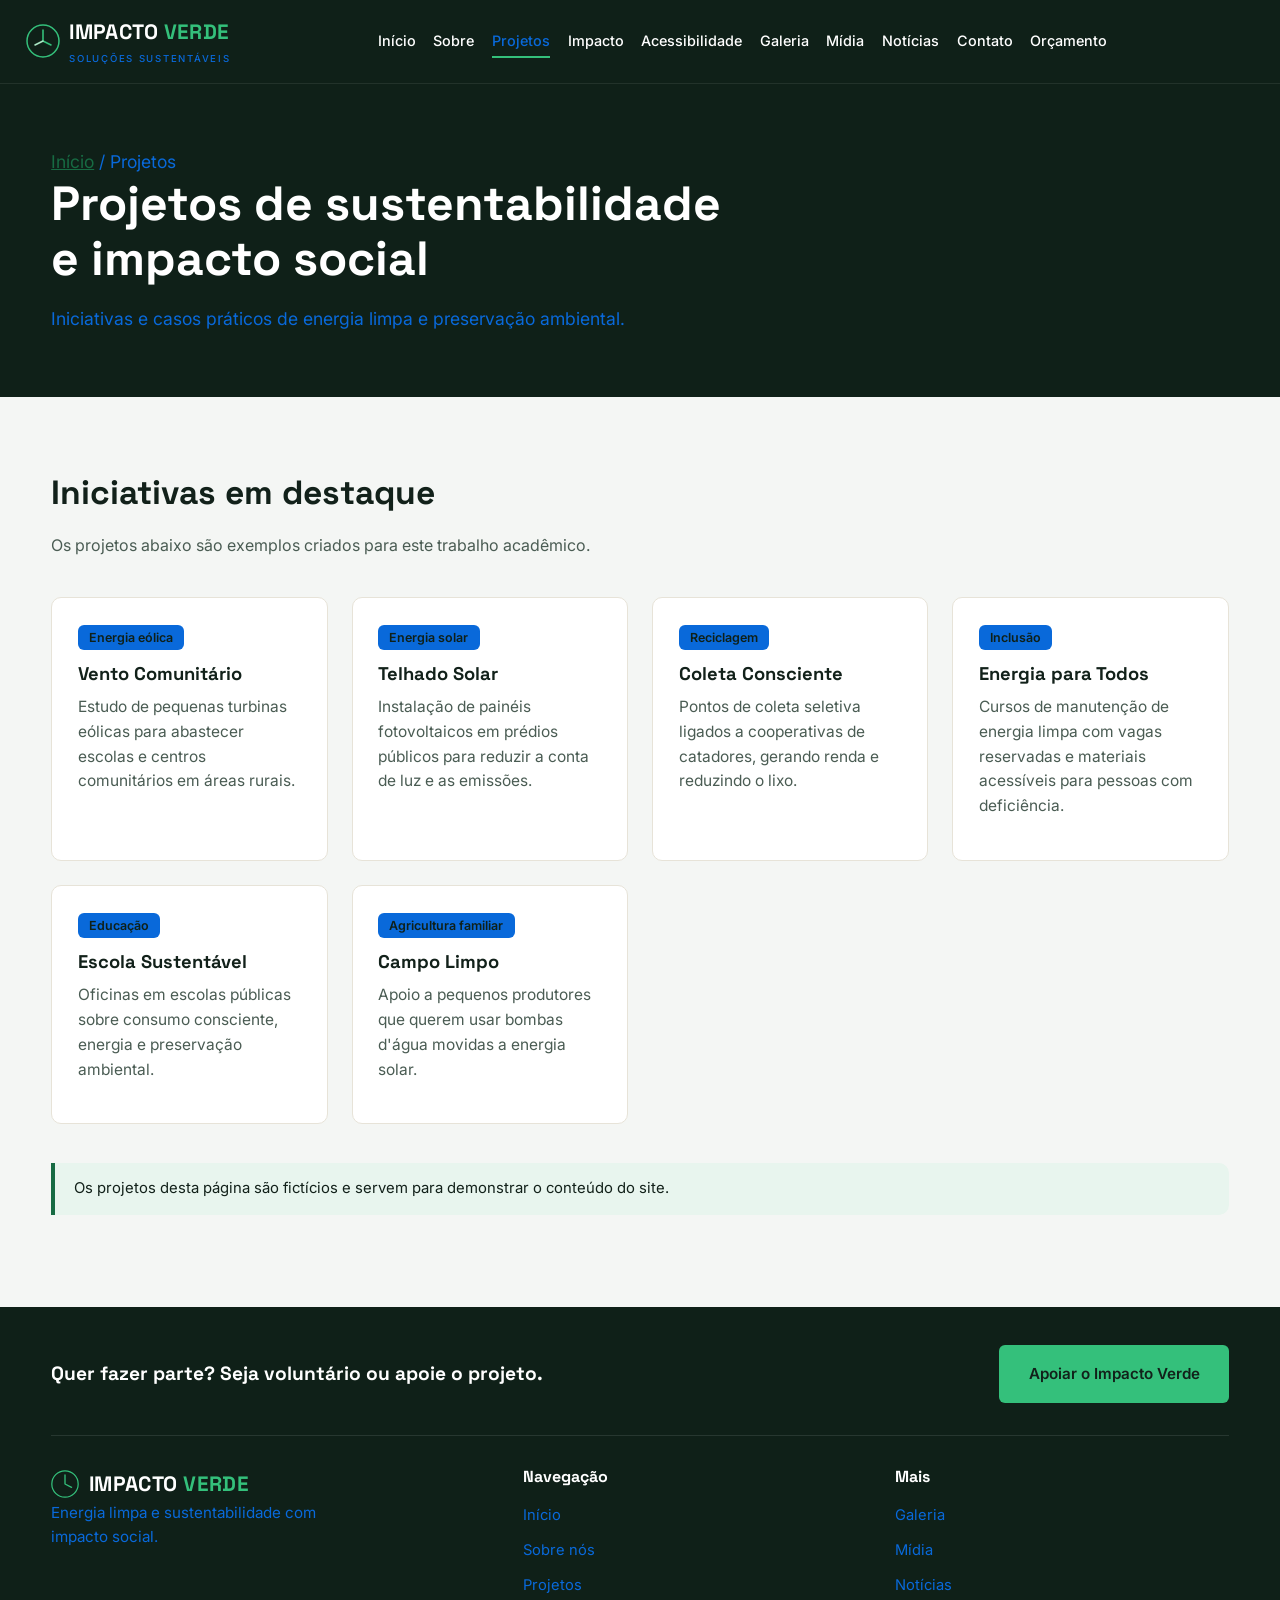
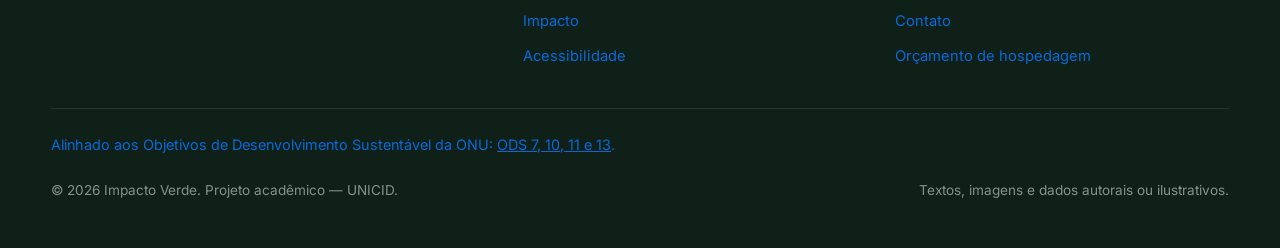
<file: projetos.html>
<!DOCTYPE html>
<html lang="pt-BR">
<head>
  <meta charset="UTF-8" />
  <meta name="viewport" content="width=device-width, initial-scale=1.0" />
  <title>Projetos | Impacto Verde</title>
  <meta name="description" content="Iniciativas e casos práticos de energia limpa e preservação ambiental." />
  <link rel="preconnect" href="https://fonts.googleapis.com" />
  <link rel="preconnect" href="https://fonts.gstatic.com" crossorigin />
  <link href="https://fonts.googleapis.com/css2?family=Inter:wght@400;500;600&family=Space+Grotesk:wght@500;700&display=swap" rel="stylesheet" />
  <link rel="stylesheet" href="css/style.css" />
</head>
<body>
  <a class="skip-link" href="#conteudo">Pular para o conteúdo principal</a>

  <header class="site-header">
    <div class="container">
      <a href="index.html" class="logo" aria-label="Impacto Verde, página inicial">
        <svg width="34" height="34" viewBox="0 0 34 34" fill="none" xmlns="http://www.w3.org/2000/svg" aria-hidden="true">
          <circle cx="17" cy="17" r="16" stroke="#34c07b" stroke-width="1.5"/>
          <path d="M17 6 L17 17 L25 21" stroke="#34c07b" stroke-width="1.6" stroke-linecap="round" stroke-linejoin="round"/>
          <path d="M17 17 L9 21" stroke="#a9e6c4" stroke-width="1.6" stroke-linecap="round"/>
        </svg>
        <span>
          <span class="logo-text">IMPACTO <span>VERDE</span></span>
          <span class="logo-sub">SOLUÇÕES SUSTENTÁVEIS</span>
        </span>
      </a>

      <button class="nav-toggle" type="button" aria-expanded="false" aria-controls="menu-principal" id="navToggle">
        Menu
      </button>

      <nav class="main-nav" id="menu-principal" aria-label="Menu principal">
        <ul>
          <li><a href="index.html">Início</a></li>
          <li><a href="sobre.html">Sobre</a></li>
          <li><a href="projetos.html" aria-current="page">Projetos</a></li>
          <li><a href="impacto.html">Impacto</a></li>
          <li><a href="acessibilidade.html">Acessibilidade</a></li>
          <li><a href="galeria.html">Galeria</a></li>
          <li><a href="midia.html">Mídia</a></li>
          <li><a href="noticias.html">Notícias</a></li>
          <li><a href="contato.html">Contato</a></li>
          <li><a href="orcamento_hospedagem.html">Orçamento</a></li>
        </ul>
      </nav>

      <div class="header-actions">
        <ul class="social-list" aria-label="Redes sociais da Impacto Verde">
          <li><a href="#" aria-label="Impacto Verde no Facebook">
            <svg width="16" height="16" viewBox="0 0 24 24" fill="currentColor" aria-hidden="true"><path d="M13.5 21v-7.9h2.65l.4-3.08h-3.05V8.05c0-.89.25-1.5 1.52-1.5h1.63V3.8c-.28-.04-1.25-.12-2.37-.12-2.35 0-3.95 1.43-3.95 4.06v2.26H7.68v3.08h2.65V21h3.17Z"/></svg>
          </a></li>
          <li><a href="#" aria-label="Impacto Verde no YouTube">
            <svg width="16" height="16" viewBox="0 0 24 24" fill="currentColor" aria-hidden="true"><path d="M21.6 7.2s-.21-1.5-.86-2.16c-.82-.87-1.74-.87-2.16-.92C15.6 4 12 4 12 4h-.01s-3.6 0-6.58.12c-.42.05-1.34.05-2.16.92C2.6 5.7 2.4 7.2 2.4 7.2S2.18 9 2.18 10.7v1.6c0 1.7.22 3.5.22 3.5s.2 1.5.85 2.16c.82.87 1.9.84 2.38.94 1.73.17 7.37.22 7.37.22s3.6-.01 6.59-.13c.42-.05 1.34-.05 2.16-.92.65-.66.86-2.16.86-2.16s.22-1.8.22-3.5v-1.6c0-1.7-.22-3.5-.22-3.5ZM9.98 14.6V8.9l5.4 2.86-5.4 2.85Z"/></svg>
          </a></li>
          <li><a href="#" aria-label="Impacto Verde no Twitter">
            <svg width="16" height="16" viewBox="0 0 24 24" fill="currentColor" aria-hidden="true"><path d="M22 5.9c-.66.3-1.36.5-2.1.6.76-.46 1.34-1.18 1.62-2.04-.71.42-1.5.73-2.34.9A3.65 3.65 0 0 0 12.9 8.7c0 .3.03.58.1.85-3.04-.15-5.74-1.6-7.55-3.82-.31.55-.5 1.18-.5 1.85 0 1.28.65 2.4 1.64 3.06-.6-.02-1.17-.19-1.66-.46v.05c0 1.78 1.27 3.27 2.95 3.6-.31.09-.64.13-.97.13-.24 0-.47-.02-.7-.07.47 1.47 1.83 2.53 3.44 2.56A7.34 7.34 0 0 1 2 18.4a10.36 10.36 0 0 0 5.6 1.64c6.72 0 10.4-5.57 10.4-10.4l-.01-.47c.72-.51 1.34-1.16 1.83-1.9Z"/></svg>
          </a></li>
        </ul>
      </div>
    </div>
  </header>

  <main id="conteudo">
    <section class="page-hero" aria-labelledby="titulo-pagina">
      <div class="container">
        <p class="breadcrumb"><a href="index.html">Início</a> / Projetos</p>
        <h1 id="titulo-pagina">Projetos de sustentabilidade e impacto social</h1>
        <p>Iniciativas e casos práticos de energia limpa e preservação ambiental.</p>
      </div>
    </section>
    <section class="section" aria-labelledby="s3">
      <div class="container">
        <h2 id="s3">Iniciativas em destaque</h2>
        <p class="section-intro">Os projetos abaixo são exemplos criados para este trabalho acadêmico.</p>
        <div class="grid"><article class="card"><span class="tag">Energia eólica</span><h3>Vento Comunitário</h3><p>Estudo de pequenas turbinas eólicas para abastecer escolas e centros comunitários em áreas rurais.</p></article><article class="card"><span class="tag">Energia solar</span><h3>Telhado Solar</h3><p>Instalação de painéis fotovoltaicos em prédios públicos para reduzir a conta de luz e as emissões.</p></article><article class="card"><span class="tag">Reciclagem</span><h3>Coleta Consciente</h3><p>Pontos de coleta seletiva ligados a cooperativas de catadores, gerando renda e reduzindo o lixo.</p></article><article class="card"><span class="tag">Inclusão</span><h3>Energia para Todos</h3><p>Cursos de manutenção de energia limpa com vagas reservadas e materiais acessíveis para pessoas com deficiência.</p></article><article class="card"><span class="tag">Educação</span><h3>Escola Sustentável</h3><p>Oficinas em escolas públicas sobre consumo consciente, energia e preservação ambiental.</p></article><article class="card"><span class="tag">Agricultura familiar</span><h3>Campo Limpo</h3><p>Apoio a pequenos produtores que querem usar bombas d'água movidas a energia solar.</p></article></div><p class="note">Os projetos desta página são fictícios e servem para demonstrar o conteúdo do site.</p>
      </div>
    </section>

  </main>

  <footer class="site-footer">
    <div class="container">
      <div class="footer-cta">
        <p>Quer fazer parte? Seja voluntário ou apoie o projeto.</p>
        <a class="btn btn-primary" href="contato.html#apoie">Apoiar o Impacto Verde</a>
      </div>
      <div class="footer-grid">
        <div class="footer-brand">
          <a href="index.html" class="logo" aria-label="Impacto Verde, página inicial">
            <svg width="28" height="28" viewBox="0 0 34 34" fill="none" aria-hidden="true"><circle cx="17" cy="17" r="16" stroke="#34c07b" stroke-width="1.5"/><path d="M17 6 L17 17 L25 21" stroke="#34c07b" stroke-width="1.6" stroke-linecap="round" stroke-linejoin="round"/></svg>
            <span class="logo-text" style="color:#fff;">IMPACTO <span>VERDE</span></span>
          </a>
          <p>Energia limpa e sustentabilidade com impacto social.</p>
        </div>
        <nav class="footer-col" aria-label="Páginas principais">
          <h3>Navegação</h3>
          <ul>
            <li><a href="index.html">Início</a></li>
            <li><a href="sobre.html">Sobre nós</a></li>
            <li><a href="projetos.html">Projetos</a></li>
            <li><a href="impacto.html">Impacto</a></li>
            <li><a href="acessibilidade.html">Acessibilidade</a></li>
          </ul>
        </nav>
        <nav class="footer-col" aria-label="Mais páginas">
          <h3>Mais</h3>
          <ul>
            <li><a href="galeria.html">Galeria</a></li>
            <li><a href="midia.html">Mídia</a></li>
            <li><a href="noticias.html">Notícias</a></li>
            <li><a href="contato.html">Contato</a></li>
            <li><a href="orcamento_hospedagem.html">Orçamento de hospedagem</a></li>
          </ul>
        </nav>
      </div>
      <p class="footer-ods">Alinhado aos Objetivos de Desenvolvimento Sustentável da ONU: <a href="sobre.html#ods">ODS 7, 10, 11 e 13</a>.</p>
      <div class="footer-bottom">
        <p>© 2026 Impacto Verde. Projeto acadêmico — UNICID.</p>
        <p>Textos, imagens e dados autorais ou ilustrativos.</p>
      </div>
    </div>
  </footer>

  <script src="js/main.js"></script>
</body>
</html>
</file>
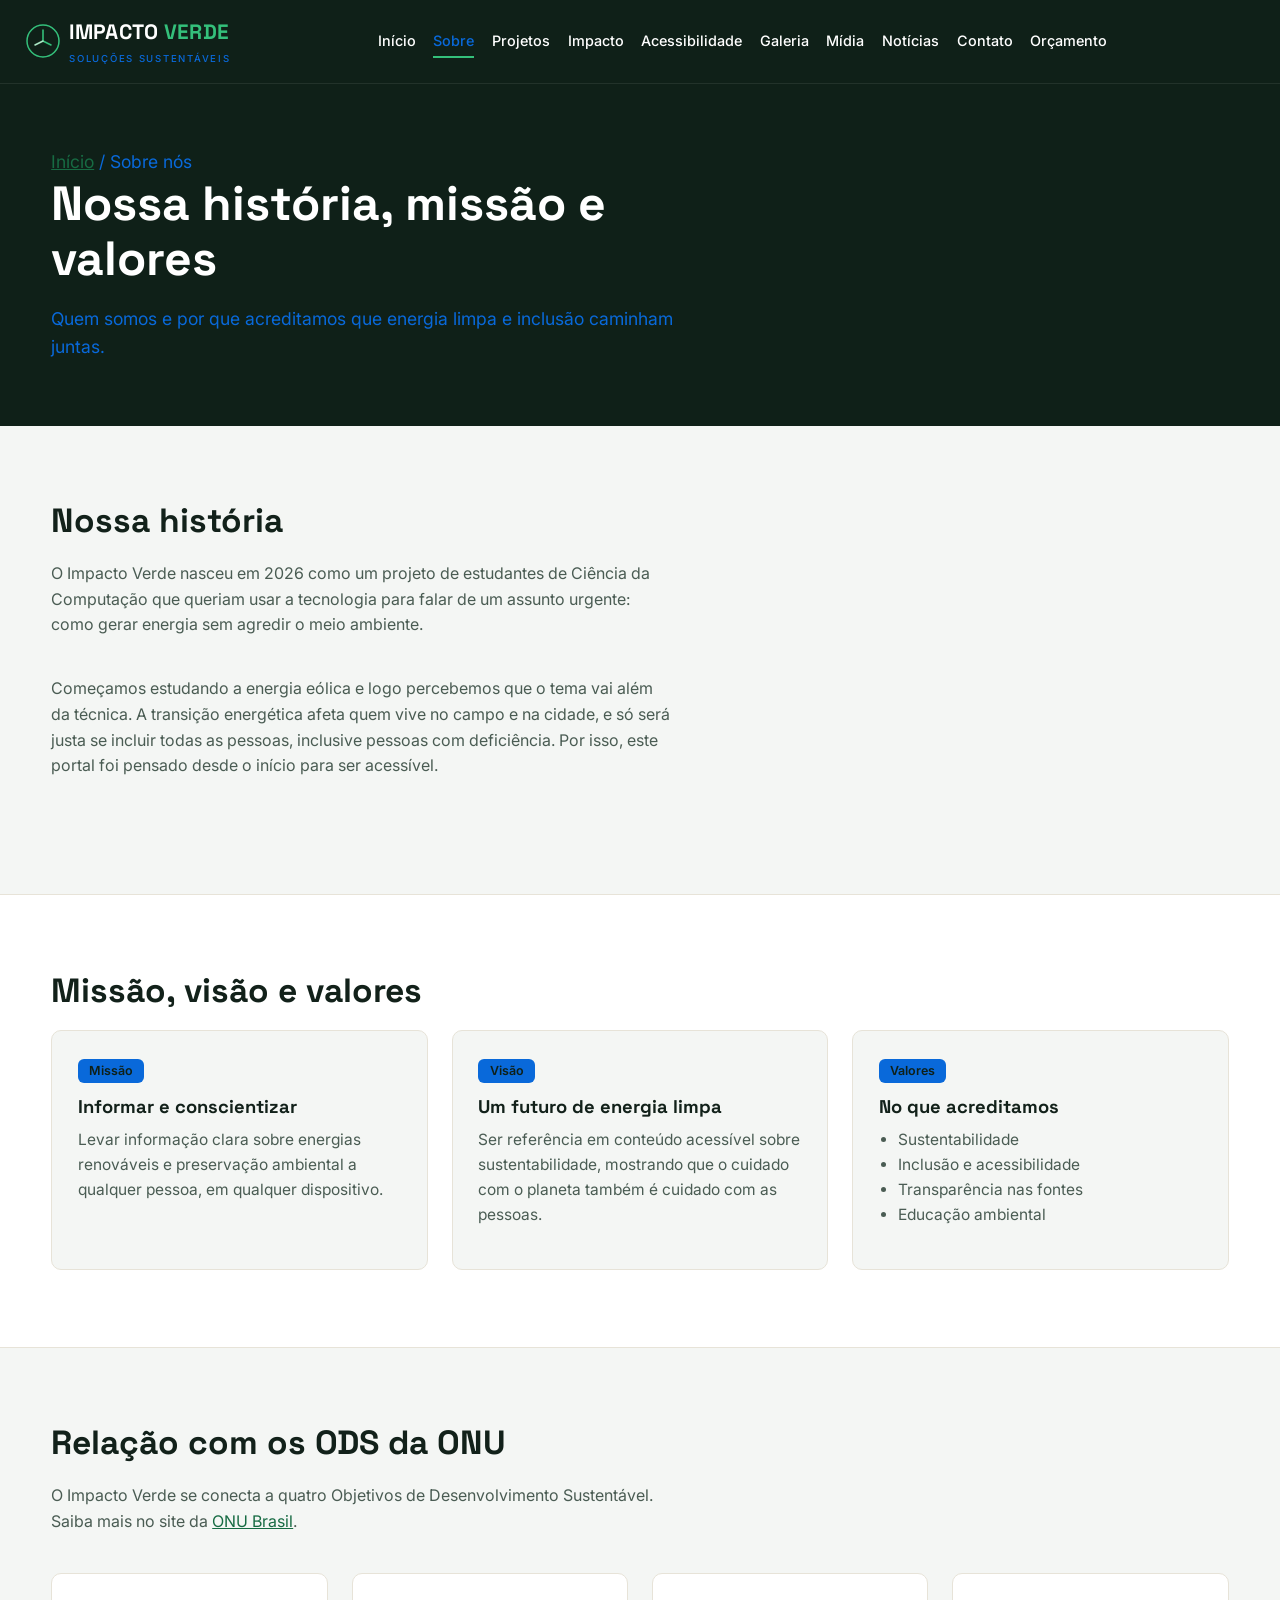
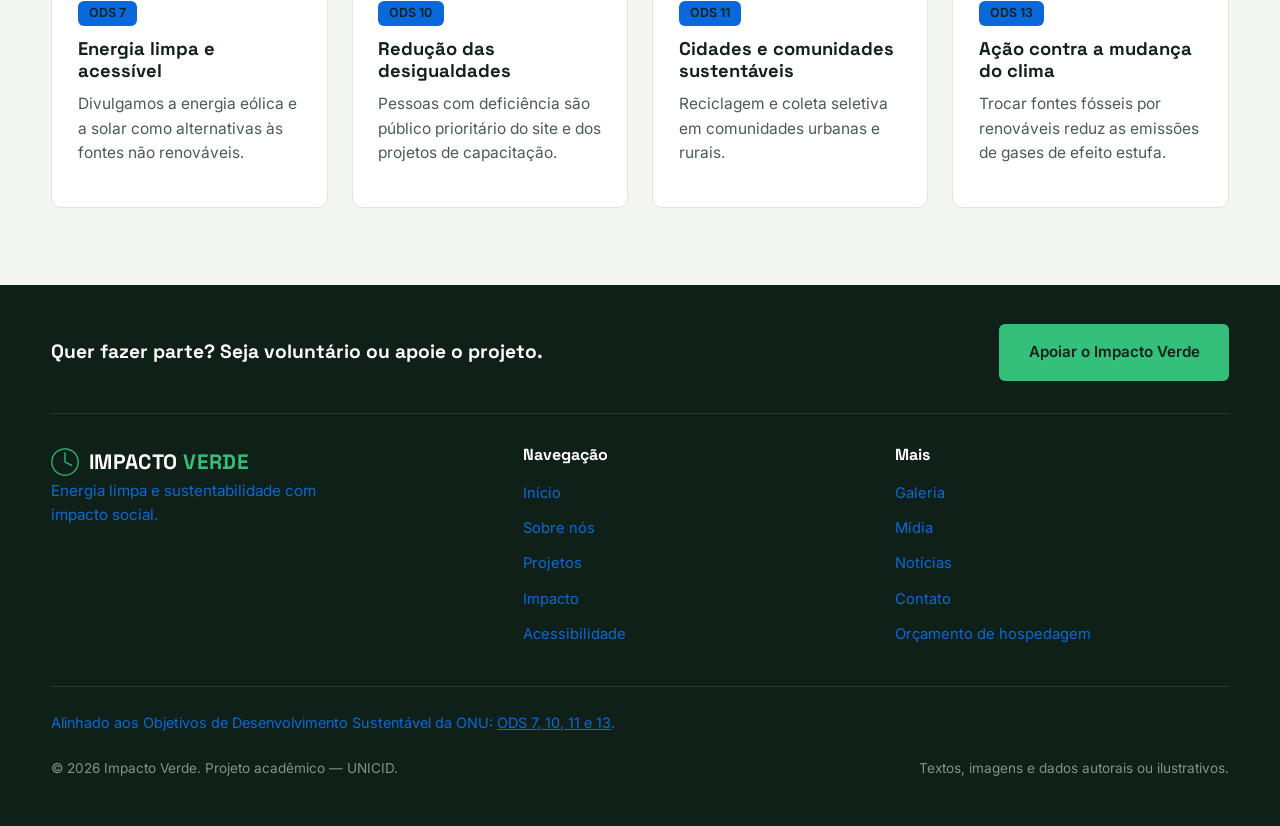
<file: sobre.html>
<!DOCTYPE html>
<html lang="pt-BR">
<head>
  <meta charset="UTF-8" />
  <meta name="viewport" content="width=device-width, initial-scale=1.0" />
  <title>Sobre nós | Impacto Verde</title>
  <meta name="description" content="Quem somos e por que acreditamos que energia limpa e inclusão caminham juntas." />
  <link rel="preconnect" href="https://fonts.googleapis.com" />
  <link rel="preconnect" href="https://fonts.gstatic.com" crossorigin />
  <link href="https://fonts.googleapis.com/css2?family=Inter:wght@400;500;600&family=Space+Grotesk:wght@500;700&display=swap" rel="stylesheet" />
  <link rel="stylesheet" href="css/style.css" />
</head>
<body>
  <a class="skip-link" href="#conteudo">Pular para o conteúdo principal</a>

  <header class="site-header">
    <div class="container">
      <a href="index.html" class="logo" aria-label="Impacto Verde, página inicial">
        <svg width="34" height="34" viewBox="0 0 34 34" fill="none" xmlns="http://www.w3.org/2000/svg" aria-hidden="true">
          <circle cx="17" cy="17" r="16" stroke="#34c07b" stroke-width="1.5"/>
          <path d="M17 6 L17 17 L25 21" stroke="#34c07b" stroke-width="1.6" stroke-linecap="round" stroke-linejoin="round"/>
          <path d="M17 17 L9 21" stroke="#a9e6c4" stroke-width="1.6" stroke-linecap="round"/>
        </svg>
        <span>
          <span class="logo-text">IMPACTO <span>VERDE</span></span>
          <span class="logo-sub">SOLUÇÕES SUSTENTÁVEIS</span>
        </span>
      </a>

      <button class="nav-toggle" type="button" aria-expanded="false" aria-controls="menu-principal" id="navToggle">
        Menu
      </button>

      <nav class="main-nav" id="menu-principal" aria-label="Menu principal">
        <ul>
          <li><a href="index.html">Início</a></li>
          <li><a href="sobre.html" aria-current="page">Sobre</a></li>
          <li><a href="projetos.html">Projetos</a></li>
          <li><a href="impacto.html">Impacto</a></li>
          <li><a href="acessibilidade.html">Acessibilidade</a></li>
          <li><a href="galeria.html">Galeria</a></li>
          <li><a href="midia.html">Mídia</a></li>
          <li><a href="noticias.html">Notícias</a></li>
          <li><a href="contato.html">Contato</a></li>
          <li><a href="orcamento_hospedagem.html">Orçamento</a></li>
        </ul>
      </nav>

      <div class="header-actions">
        <ul class="social-list" aria-label="Redes sociais da Impacto Verde">
          <li><a href="#" aria-label="Impacto Verde no Facebook">
            <svg width="16" height="16" viewBox="0 0 24 24" fill="currentColor" aria-hidden="true"><path d="M13.5 21v-7.9h2.65l.4-3.08h-3.05V8.05c0-.89.25-1.5 1.52-1.5h1.63V3.8c-.28-.04-1.25-.12-2.37-.12-2.35 0-3.95 1.43-3.95 4.06v2.26H7.68v3.08h2.65V21h3.17Z"/></svg>
          </a></li>
          <li><a href="#" aria-label="Impacto Verde no YouTube">
            <svg width="16" height="16" viewBox="0 0 24 24" fill="currentColor" aria-hidden="true"><path d="M21.6 7.2s-.21-1.5-.86-2.16c-.82-.87-1.74-.87-2.16-.92C15.6 4 12 4 12 4h-.01s-3.6 0-6.58.12c-.42.05-1.34.05-2.16.92C2.6 5.7 2.4 7.2 2.4 7.2S2.18 9 2.18 10.7v1.6c0 1.7.22 3.5.22 3.5s.2 1.5.85 2.16c.82.87 1.9.84 2.38.94 1.73.17 7.37.22 7.37.22s3.6-.01 6.59-.13c.42-.05 1.34-.05 2.16-.92.65-.66.86-2.16.86-2.16s.22-1.8.22-3.5v-1.6c0-1.7-.22-3.5-.22-3.5ZM9.98 14.6V8.9l5.4 2.86-5.4 2.85Z"/></svg>
          </a></li>
          <li><a href="#" aria-label="Impacto Verde no Twitter">
            <svg width="16" height="16" viewBox="0 0 24 24" fill="currentColor" aria-hidden="true"><path d="M22 5.9c-.66.3-1.36.5-2.1.6.76-.46 1.34-1.18 1.62-2.04-.71.42-1.5.73-2.34.9A3.65 3.65 0 0 0 12.9 8.7c0 .3.03.58.1.85-3.04-.15-5.74-1.6-7.55-3.82-.31.55-.5 1.18-.5 1.85 0 1.28.65 2.4 1.64 3.06-.6-.02-1.17-.19-1.66-.46v.05c0 1.78 1.27 3.27 2.95 3.6-.31.09-.64.13-.97.13-.24 0-.47-.02-.7-.07.47 1.47 1.83 2.53 3.44 2.56A7.34 7.34 0 0 1 2 18.4a10.36 10.36 0 0 0 5.6 1.64c6.72 0 10.4-5.57 10.4-10.4l-.01-.47c.72-.51 1.34-1.16 1.83-1.9Z"/></svg>
          </a></li>
        </ul>
      </div>
    </div>
  </header>

  <main id="conteudo">
    <section class="page-hero" aria-labelledby="titulo-pagina">
      <div class="container">
        <p class="breadcrumb"><a href="index.html">Início</a> / Sobre nós</p>
        <h1 id="titulo-pagina">Nossa história, missão e valores</h1>
        <p>Quem somos e por que acreditamos que energia limpa e inclusão caminham juntas.</p>
      </div>
    </section>
    <section class="section" aria-labelledby="s1">
      <div class="container">
        <h2 id="s1">Nossa história</h2>
        
        <p class="section-intro">O Impacto Verde nasceu em 2026 como um projeto de estudantes de Ciência da Computação que queriam usar a tecnologia para falar de um assunto urgente: como gerar energia sem agredir o meio ambiente.</p>
        <p class="section-intro">Começamos estudando a energia eólica e logo percebemos que o tema vai além da técnica. A transição energética afeta quem vive no campo e na cidade, e só será justa se incluir todas as pessoas, inclusive pessoas com deficiência. Por isso, este portal foi pensado desde o início para ser acessível.</p>
      </div>
    </section>
    <section class="section alt" aria-labelledby="s2">
      <div class="container">
        <h2 id="s2">Missão, visão e valores</h2>
        
        <div class="grid"><article class="card"><span class="tag">Missão</span><h3>Informar e conscientizar</h3><p>Levar informação clara sobre energias renováveis e preservação ambiental a qualquer pessoa, em qualquer dispositivo.</p></article><article class="card"><span class="tag">Visão</span><h3>Um futuro de energia limpa</h3><p>Ser referência em conteúdo acessível sobre sustentabilidade, mostrando que o cuidado com o planeta também é cuidado com as pessoas.</p></article><article class="card"><span class="tag">Valores</span><h3>No que acreditamos</h3><ul><li>Sustentabilidade</li><li>Inclusão e acessibilidade</li><li>Transparência nas fontes</li><li>Educação ambiental</li></ul></article></div>
      </div>
    </section>

    <section class="section" id="ods" aria-labelledby="ods-titulo">
      <div class="container">
        <h2 id="ods-titulo">Relação com os ODS da ONU</h2>
        <p class="section-intro">O Impacto Verde se conecta a quatro Objetivos de Desenvolvimento Sustentável. Saiba mais no site da <a href="https://brasil.un.org/pt-br/sdgs" target="_blank" rel="noopener">ONU Brasil</a>.</p>
        <div class="grid">
          <article class="card"><span class="tag">ODS 7</span><h3>Energia limpa e acessível</h3><p>Divulgamos a energia eólica e a solar como alternativas às fontes não renováveis.</p></article>
          <article class="card"><span class="tag">ODS 10</span><h3>Redução das desigualdades</h3><p>Pessoas com deficiência são público prioritário do site e dos projetos de capacitação.</p></article>
          <article class="card"><span class="tag">ODS 11</span><h3>Cidades e comunidades sustentáveis</h3><p>Reciclagem e coleta seletiva em comunidades urbanas e rurais.</p></article>
          <article class="card"><span class="tag">ODS 13</span><h3>Ação contra a mudança do clima</h3><p>Trocar fontes fósseis por renováveis reduz as emissões de gases de efeito estufa.</p></article>
        </div>
      </div>
    </section>

  </main>

  <footer class="site-footer">
    <div class="container">
      <div class="footer-cta">
        <p>Quer fazer parte? Seja voluntário ou apoie o projeto.</p>
        <a class="btn btn-primary" href="contato.html#apoie">Apoiar o Impacto Verde</a>
      </div>
      <div class="footer-grid">
        <div class="footer-brand">
          <a href="index.html" class="logo" aria-label="Impacto Verde, página inicial">
            <svg width="28" height="28" viewBox="0 0 34 34" fill="none" aria-hidden="true"><circle cx="17" cy="17" r="16" stroke="#34c07b" stroke-width="1.5"/><path d="M17 6 L17 17 L25 21" stroke="#34c07b" stroke-width="1.6" stroke-linecap="round" stroke-linejoin="round"/></svg>
            <span class="logo-text" style="color:#fff;">IMPACTO <span>VERDE</span></span>
          </a>
          <p>Energia limpa e sustentabilidade com impacto social.</p>
        </div>
        <nav class="footer-col" aria-label="Páginas principais">
          <h3>Navegação</h3>
          <ul>
            <li><a href="index.html">Início</a></li>
            <li><a href="sobre.html">Sobre nós</a></li>
            <li><a href="projetos.html">Projetos</a></li>
            <li><a href="impacto.html">Impacto</a></li>
            <li><a href="acessibilidade.html">Acessibilidade</a></li>
          </ul>
        </nav>
        <nav class="footer-col" aria-label="Mais páginas">
          <h3>Mais</h3>
          <ul>
            <li><a href="galeria.html">Galeria</a></li>
            <li><a href="midia.html">Mídia</a></li>
            <li><a href="noticias.html">Notícias</a></li>
            <li><a href="contato.html">Contato</a></li>
            <li><a href="orcamento_hospedagem.html">Orçamento de hospedagem</a></li>
          </ul>
        </nav>
      </div>
      <p class="footer-ods">Alinhado aos Objetivos de Desenvolvimento Sustentável da ONU: <a href="sobre.html#ods">ODS 7, 10, 11 e 13</a>.</p>
      <div class="footer-bottom">
        <p>© 2026 Impacto Verde. Projeto acadêmico — UNICID.</p>
        <p>Textos, imagens e dados autorais ou ilustrativos.</p>
      </div>
    </div>
  </footer>

  <script src="js/main.js"></script>
</body>
</html>
</file>
<file: css/style.css>
/* =========================================================
   Impacto Verde — style.css
   Tema: sustentabilidade, energias renováveis e impacto social
   ========================================================= */

:root {
  /* Paleta */
  --bg-dark: #0f2018;
  --bg-dark-2: #0f2018;
  --green: #34c07b;
  --green-dark: #176b43;
  --green-light: #0969da;
  --cream: #f4f6f4;
  --ink: #12211a;
  --ink-soft: #4a5c53;
  --white: #ffffff;

  /* Tipografia */
  --font-display: "Space Grotesk", "Segoe UI", sans-serif;
  --font-body: "Inter", "Segoe UI", sans-serif;

  /* Espaçamento */
  --gap-lg: clamp(3rem, 6vw, 6rem);
  --gap-md: clamp(1.5rem, 3vw, 2.5rem);
  --radius: 10px;
}

* {
  box-sizing: border-box;
}

body {
  margin: 0;
  font-family: var(--font-body);
  color: var(--ink);
  background: var(--cream);
  line-height: 1.6;
  -webkit-font-smoothing: antialiased;
}

img {
  max-width: 100%;
  display: block;
}

a {
  color: inherit;
}

h1, h2, h3 {
  font-family: var(--font-display);
  line-height: 1.15;
  margin: 0 0 0.6em;
}

p {
  margin: 0 0 1em;
}

.container {
  width: min(1180px, 92%);
  margin-left: auto;
  margin-right: auto;
}

/* ---------- Acessibilidade: pular para o conteúdo ---------- */
.skip-link {
  position: absolute;
  left: -999px;
  top: auto;
  background: var(--green);
  color: var(--ink);
  padding: 0.85rem 1.25rem;
  border-radius: 0 0 8px 0;
  font-weight: 600;
  z-index: 100;
}

.skip-link:focus {
  left: 0;
  top: 0;
}

/* Foco visível para navegação por teclado */
a:focus-visible,
button:focus-visible {
  outline: 3px solid var(--green-light);
  outline-offset: 3px;
  border-radius: 4px;
}

/* ---------- Cabeçalho ---------- */
.site-header {
  background: var(--bg-dark);
  position: sticky;
  top: 0;
  z-index: 50;
  border-bottom: 1px solid rgba(255, 255, 255, 0.08);
}

.site-header .container {
  width: min(1320px, 96%);
  display: flex;
  align-items: center;
  justify-content: space-between;
  gap: 1.5rem;
  padding-top: 1rem;
  padding-bottom: 1rem;
}

.logo {
  display: flex;
  align-items: center;
  gap: 0.6rem;
  text-decoration: none;
  color: var(--white);
}

.logo svg {
  flex-shrink: 0;
}

.logo-text {
  font-family: var(--font-display);
  font-size: 1.3rem;
  font-weight: 700;
  letter-spacing: 0.02em;
}

.logo-text span {
  color: var(--green);
}

.logo-sub {
  display: block;
  font-size: 0.6rem;
  letter-spacing: 0.18em;
  color: var(--green-light);
  font-weight: 500;
  margin-top: 2px;
}

.main-nav {
  display: flex;
}

.main-nav ul {
  list-style: none;
  display: flex;
  gap: 1.1rem;
  margin: 0;
  padding: 0;
}

.main-nav a {
  color: var(--white);
  text-decoration: none;
  white-space: nowrap;
  font-size: 0.9rem;
  font-weight: 500;
  padding-top: 0.4rem;
  padding-bottom: 0.4rem;
  border-bottom: 2px solid transparent;
}

.main-nav a:hover,
.main-nav a[aria-current="page"] {
  color: var(--green-light);
  border-color: var(--green);
}

.header-actions {
  display: flex;
  align-items: center;
  gap: 0.6rem;
}

.social-list {
  list-style: none;
  display: flex;
  gap: 0.6rem;
  margin: 0;
  padding: 0;
}

.social-list a {
  display: flex;
  align-items: center;
  justify-content: center;
  width: 34px;
  height: 34px;
  border-radius: 50%;
  background: var(--green);
  color: var(--ink);
  text-decoration: none;
}

.social-list a:hover {
  background: var(--green-light);
}

.nav-toggle {
  display: none;
  background: none;
  border: 1px solid rgba(255, 255, 255, 0.3);
  border-radius: 6px;
  color: var(--white);
  padding: 0.4rem 0.6rem;
  cursor: pointer;
}

/* ---------- Hero ---------- */
.hero {
  position: relative;
  background: var(--bg-dark);
  overflow: hidden;
  padding-top: clamp(4rem, 10vw, 7rem);
  padding-bottom: clamp(3rem, 8vw, 5rem);
}

.hero .container {
  position: relative;
  z-index: 1;
}

.hero-content {
  max-width: 640px;
}

.eyebrow {
  display: inline-flex;
  align-items: center;
  gap: 0.5rem;
  color: var(--green-light);
  font-weight: 600;
  font-size: 0.85rem;
  letter-spacing: 0.04em;
  margin-bottom: 1.2rem;
}

.eyebrow::before {
  content: "";
  width: 28px;
  height: 2px;
  background: var(--green);
  display: inline-block;
}

.hero h1 {
  color: var(--white);
  font-size: clamp(2.4rem, 5.5vw, 4rem);
  font-weight: 700;
  max-width: 12ch;
}

.hero-lede {
  color: var(--green-light);
  font-size: 1.15rem;
  max-width: 44ch;
  margin-bottom: 2rem;
}

.hero-actions {
  display: flex;
  flex-wrap: wrap;
  gap: 1rem;
}

.btn {
  display: inline-flex;
  align-items: center;
  gap: 0.5rem;
  padding: 0.9rem 1.7rem;
  border-radius: 6px;
  font-weight: 600;
  text-decoration: none;
  font-size: 0.95rem;
  border: 2px solid transparent;
}

.btn-primary {
  background: var(--green);
  color: var(--ink);
}

.btn-primary:hover {
  background: var(--green-light);
}

.btn-outline {
  border-color: rgba(255, 255, 255, 0.45);
  color: var(--white);
}

.btn-outline:hover {
  border-color: var(--green);
  color: var(--green-light);
}

/* ---------- Estatísticas ---------- */
.stats {
  background: var(--bg-dark-2);
  border-top: 1px solid rgba(255, 255, 255, 0.08);
}

.stats .container {
  display: grid;
  grid-template-columns: repeat(auto-fit, minmax(160px, 1fr));
  gap: 2rem;
  padding-top: 2.2rem;
  padding-bottom: 2.2rem;
}

.stat-item {
  text-align: left;
  color: var(--white);
}

.stat-number {
  font-family: var(--font-display);
  font-size: clamp(1.8rem, 3vw, 2.4rem);
  color: var(--green);
  font-weight: 700;
  display: block;
}

.stat-label {
  color: var(--green-light);
  font-size: 0.9rem;
}

/* ---------- Seção: Resumo do tema ---------- */
.about {
  padding-top: var(--gap-lg);
  padding-bottom: var(--gap-lg);
}

.about .container {
  display: grid;
  grid-template-columns: 1fr 1fr;
  gap: var(--gap-md);
  align-items: start;
}

.section-label {
  color: var(--green-dark);
  font-weight: 600;
  font-size: 0.85rem;
  letter-spacing: 0.04em;
  margin-bottom: 0.7rem;
  display: block;
}

.about h2 {
  font-size: clamp(1.8rem, 3.4vw, 2.4rem);
  color: var(--ink);
}

.about-body p {
  color: var(--ink-soft);
  font-size: 1.05rem;
}

/* ---------- Pilares / cards ---------- */
.pillars {
  background: var(--white);
  padding-top: var(--gap-lg);
  padding-bottom: var(--gap-lg);
  border-top: 1px solid #e7e3d8;
  border-bottom: 1px solid #e7e3d8;
}

.pillars-head {
  max-width: 620px;
  margin-bottom: var(--gap-md);
}

.pillars-head h2 {
  font-size: clamp(1.8rem, 3.4vw, 2.4rem);
}

.pillars-grid {
  display: grid;
  grid-template-columns: repeat(auto-fit, minmax(260px, 1fr));
  gap: 1.75rem;
}

.pillar-card {
  border: 1px solid #e7e3d8;
  border-radius: var(--radius);
  padding: 2rem 1.6rem;
  background: var(--cream);
}

.pillar-icon {
  width: 48px;
  height: 48px;
  border-radius: 50%;
  background: var(--green);
  display: flex;
  align-items: center;
  justify-content: center;
  margin-bottom: 1.2rem;
  color: var(--ink);
}

.pillar-card h3 {
  font-size: 1.2rem;
  color: var(--ink);
}

.pillar-card p {
  color: var(--ink-soft);
  font-size: 0.98rem;
  margin-bottom: 0;
}

/* ---------- Impacto social ---------- */
.impact {
  padding-top: var(--gap-lg);
  padding-bottom: var(--gap-lg);
}

.impact .container {
  display: grid;
  grid-template-columns: 0.9fr 1.1fr;
  gap: var(--gap-md);
  align-items: center;
}

.impact-panel {
  background: var(--bg-dark);
  border-radius: var(--radius);
  padding: 2.4rem;
  color: var(--white);
}

.impact-panel h2 {
  color: var(--white);
  font-size: clamp(1.6rem, 3vw, 2.1rem);
}

.impact-panel p {
  color: var(--green-light);
}

.impact-list {
  list-style: none;
  margin: 0;
  padding: 0;
  display: grid;
  gap: 1rem;
}

.impact-list li {
  display: flex;
  gap: 0.8rem;
  align-items: flex-start;
  color: var(--ink-soft);
  font-size: 1rem;
}

.impact-list li::before {
  content: "";
  flex-shrink: 0;
  width: 10px;
  height: 10px;
  margin-top: 0.4rem;
  border-radius: 50%;
  background: var(--green);
}

/* ---------- Rodapé ---------- */
.site-footer {
  background: var(--bg-dark);
  color: var(--green-light);
  padding-top: var(--gap-md);
  padding-bottom: 2rem;
}

.footer-grid {
  display: grid;
  grid-template-columns: 1.3fr 1fr 1fr;
  gap: var(--gap-md);
  padding-bottom: 2.5rem;
  border-bottom: 1px solid rgba(255, 255, 255, 0.1);
}

.footer-brand p {
  color: var(--green-light);
  max-width: 32ch;
  font-size: 0.95rem;
}

.footer-col h3 {
  color: var(--white);
  font-size: 1rem;
  margin-bottom: 1rem;
}

.footer-col ul {
  list-style: none;
  margin: 0;
  padding: 0;
  display: grid;
  gap: 0.6rem;
}

.footer-col a {
  color: var(--green-light);
  text-decoration: none;
  font-size: 0.92rem;
}

.footer-col a:hover {
  color: var(--green);
}

.footer-bottom {
  display: flex;
  flex-wrap: wrap;
  gap: 1rem;
  justify-content: space-between;
  padding-top: 1.5rem;
  font-size: 0.85rem;
  color: rgba(255, 255, 255, 0.5);
}

/* ---------- Responsivo ---------- */
@media (max-width: 900px) {
  .about .container,
  .impact .container {
    grid-template-columns: 1fr;
  }

  .footer-grid {
    grid-template-columns: 1fr 1fr;
  }
}

/* Menu recolhido (botão "Menu") em telas menores que 1200px */
@media (max-width: 1200px) {
  .main-nav {
    position: absolute;
    top: 100%;
    left: 0;
    right: 0;
    background: var(--bg-dark);
    border-top: 1px solid rgba(255, 255, 255, 0.1);
    display: none;
  }

  .main-nav.open {
    display: block;
  }

  .main-nav ul {
    flex-direction: column;
    gap: 0;
    padding: 0.5rem 0;
  }

  .main-nav a {
    display: block;
    padding: 0.85rem var(--gap-md);
  }

  .nav-toggle {
    display: inline-flex;
  }
}

/* Ícones de redes sociais somem em telas menores que 1360px para dar espaço ao menu */
@media (max-width: 1360px) {
  .header-actions .social-list {
    display: none;
  }
}

@media (max-width: 760px) {
  .footer-grid {
    grid-template-columns: 1fr;
  }
}

@media (max-width: 520px) {
  .hero-actions {
    flex-direction: column;
    align-items: stretch;
  }

  .btn {
    justify-content: center;
  }
}

/* =========================================================
   Páginas internas
   ========================================================= */
.page-hero {
  background: var(--bg-dark);
  color: var(--white);
  padding-top: clamp(2.5rem, 6vw, 4rem);
  padding-bottom: clamp(2.5rem, 6vw, 4rem);
}
.page-hero h1 { font-size: clamp(2rem, 4.5vw, 3rem); max-width: 22ch; margin-bottom: 0.4em; }
.page-hero p { color: var(--green-light); max-width: 60ch; margin: 0; font-size: 1.1rem; }
.breadcrumb { font-size: 0.85rem; color: var(--green-light); margin-bottom: 1rem; }
.breadcrumb a { text-decoration: underline; }

.section { padding-top: var(--gap-lg);
 padding-bottom: var(--gap-lg); }
.section.alt { background: var(--white); border-top: 1px solid #e7e3d8;
 border-bottom: 1px solid #e7e3d8; }
.section h2 { font-size: clamp(1.6rem, 3vw, 2.1rem); }
.section-intro { max-width: 62ch; color: var(--ink-soft); margin-bottom: var(--gap-md); }

.grid { display: grid; gap: 1.5rem; grid-template-columns: repeat(auto-fit, minmax(250px, 1fr)); }
.card { background: var(--white); border: 1px solid #e7e3d8; border-radius: var(--radius); padding: 1.6rem; }
.section.alt .card { background: var(--cream); }
.card h3 { font-size: 1.15rem; }
.card p, .card li { color: var(--ink-soft); font-size: 0.97rem; }
.card ul { padding-left: 1.2rem; margin: 0; }
.tag { display: inline-block; background: var(--green-light); color: var(--bg-dark); font-size: 0.78rem; font-weight: 600; padding: 0.15rem 0.7rem; border-radius: 6px; margin-bottom: 0.8rem; }
.note { background: #e8f5ee; border-left: 4px solid var(--green-dark); padding: 0.9rem 1.2rem; border-radius: 0 var(--radius) var(--radius) 0; font-size: 0.93rem; color: var(--ink); margin-top: var(--gap-md); }

.table-wrap { overflow-x: auto; }
table { width: 100%; border-collapse: collapse; background: var(--white); font-size: 0.96rem; }
caption { text-align: left; font-weight: 600; padding-bottom: 0.7rem; }
th, td { padding: 0.8rem 1rem; text-align: left; border-bottom: 1px solid #e7e3d8; }
thead th { background: var(--bg-dark); color: var(--white); }
tbody th { font-weight: 600; }

.bars { display: grid; gap: 1.1rem; margin-top: var(--gap-md); }
.bar-row span { display: block; font-size: 0.92rem; margin-bottom: 0.3rem; }
.bar { height: 14px; background: #dcd8cb; border-radius: 6px; overflow: hidden; }
.bar i { display: block; height: 100%; background: var(--green-dark); border-radius: 6px; }

.gallery { display: grid; gap: 1.5rem; grid-template-columns: repeat(auto-fit, minmax(280px, 1fr)); }
.gallery figure { margin: 0; background: var(--white); border: 1px solid #e7e3d8; border-radius: var(--radius); overflow: hidden; }
.gallery img { width: 100%; height: 220px; object-fit: cover; }
figcaption { padding: 1rem 1.2rem; font-size: 0.9rem; color: var(--ink-soft); }
figcaption strong { color: var(--ink); display: block; }

.media-grid { display: grid; gap: 2rem; grid-template-columns: repeat(auto-fit, minmax(300px, 1fr)); }
.media-grid video, .media-grid audio, .media-grid iframe { width: 100%; border: 0; border-radius: var(--radius); background: #000; }
.media-grid iframe { height: 320px; }
.media-grid audio { background: none; }
details { margin-top: 0.8rem; font-size: 0.92rem; color: var(--ink-soft); }
summary { cursor: pointer; font-weight: 600; color: var(--ink); }

.article-meta { font-size: 0.85rem; color: var(--ink-soft); margin-bottom: 0.6rem; }
.article-list { display: grid; gap: 1.5rem; max-width: 780px; }

.form { display: grid; gap: 1.1rem; background: var(--white); border: 1px solid #e7e3d8; border-radius: var(--radius); padding: 2rem; }
.field { display: grid; gap: 0.35rem; }
.field label { font-weight: 600; font-size: 0.93rem; }
.field small { color: var(--ink-soft); }
input, select, textarea { font: inherit; padding: 0.7rem 0.85rem; border: 1.5px solid #66756d; border-radius: 8px; background: var(--white); color: var(--ink); }
input:focus-visible, select:focus-visible, textarea:focus-visible { outline: 3px solid var(--green); outline-offset: 1px; }
input.invalido, select.invalido, textarea.invalido { border-color: #b3261e; border-width: 2px; }
.check { display: flex; gap: 0.6rem; align-items: flex-start; font-size: 0.93rem; }
.check input { margin-top: 0.3rem; }
.form button { border: 0; cursor: pointer; justify-self: start; font: inherit; font-weight: 600; }
.form-status { font-weight: 600; color: var(--green-dark); min-height: 1.5em; margin: 0; }
.contact-layout { display: grid; gap: var(--gap-md); grid-template-columns: 1fr 1.4fr; align-items: start; }
.contact-list { list-style: none; padding: 0; margin: 0; display: grid; gap: 0.8rem; }
.team .card { text-align: center; }
.avatar { width: 64px; height: 64px; border-radius: 50%; background: var(--green); color: var(--ink); display: grid; place-items: center; font-weight: 700; font-size: 1.3rem; margin: 0 auto 1rem; }

.a11y-tools { display: flex; flex-wrap: wrap; gap: 0.8rem; margin-top: 1.2rem; }
.a11y-tools button { font: inherit; font-weight: 600; cursor: pointer; padding: 0.7rem 1.2rem; border-radius: 6px; border: 2px solid var(--green-dark); background: var(--white); color: var(--ink); }
.a11y-tools button[aria-pressed="true"] { background: var(--green-dark); color: var(--white); }

/* Alto contraste (ativado pelo botão em acessibilidade.html) */
body.alto-contraste { background: #000; color: #fff; }
body.alto-contraste .section, body.alto-contraste .section.alt, body.alto-contraste .card,
body.alto-contraste .pillars, body.alto-contraste .about, body.alto-contraste .impact,
body.alto-contraste .form, body.alto-contraste table, body.alto-contraste figure, body.alto-contraste .pillar-card,
body.alto-contraste input, body.alto-contraste select, body.alto-contraste textarea { background: #000; color: #fff; border-color: #fff; }
body.alto-contraste p, body.alto-contraste li, body.alto-contraste h2, body.alto-contraste h3, body.alto-contraste figcaption,
body.alto-contraste .section-intro, body.alto-contraste .about-body p, body.alto-contraste .card p, body.alto-contraste .card li { color: #fff; }
body.alto-contraste a { color: #ffeb3b; }
body.alto-contraste .section-label { color: #ffeb3b; }

@media (max-width: 800px) { .contact-layout { grid-template-columns: 1fr; } }

/* =========================================================
   2ª entrega: transições, formulário com JS, apoio e ODS
   ========================================================= */

/* Transições simples (só cor), desligadas para quem prefere menos movimento */
a, button, input, select, textarea {
  transition: color 0.2s ease, background-color 0.2s ease, border-color 0.2s ease;
}

@media (prefers-reduced-motion: reduce) {
  * { transition: none !important; }
}

[hidden] { display: none !important; }
p a, .note a, td a { color: var(--green-dark); text-decoration: underline; }

/* Mensagens de erro do formulário */
.erro { color: #b3261e; font-weight: 600; min-height: 1.2em; }
.erro-geral { color: #b3261e; }
.form-ajuda, .rascunho { font-size: 0.88rem; color: var(--ink-soft); margin: 0; }
.field input:focus-visible, .field select:focus-visible, .field textarea:focus-visible { border-color: var(--green-dark); }

/* Botões de filtro (notícias) usam o mesmo estilo dos botões de acessibilidade */
.filtro-status { font-size: 0.9rem; color: var(--ink-soft); margin: 1rem 0 1.5rem; }

/* Apoio e doação */
.pix { background: var(--cream); border: 1px dashed var(--green-dark); border-radius: 6px; padding: 0.7rem 1rem; font-size: 0.95rem; word-break: break-all; margin-bottom: 1rem; }
.card .btn { margin-top: 0.5rem; }

/* Chamada para ação e ODS no rodapé de todas as páginas */
.footer-cta { display: flex; flex-wrap: wrap; align-items: center; justify-content: space-between; gap: 1rem; padding-bottom: 2rem; margin-bottom: 2rem; border-bottom: 1px solid rgba(255, 255, 255, 0.1); }
.footer-cta p { margin: 0; color: var(--white); font-family: var(--font-display); font-size: 1.2rem; font-weight: 700; }
.footer-ods { font-size: 0.9rem; padding-top: 1.5rem; margin: 0; }
.footer-ods a { color: var(--green-light); text-decoration: underline; }

body.alto-contraste .pix { background: #000; border-color: #fff; }
body.alto-contraste .erro, body.alto-contraste .erro-geral { color: #ff8a80; }
</file>
